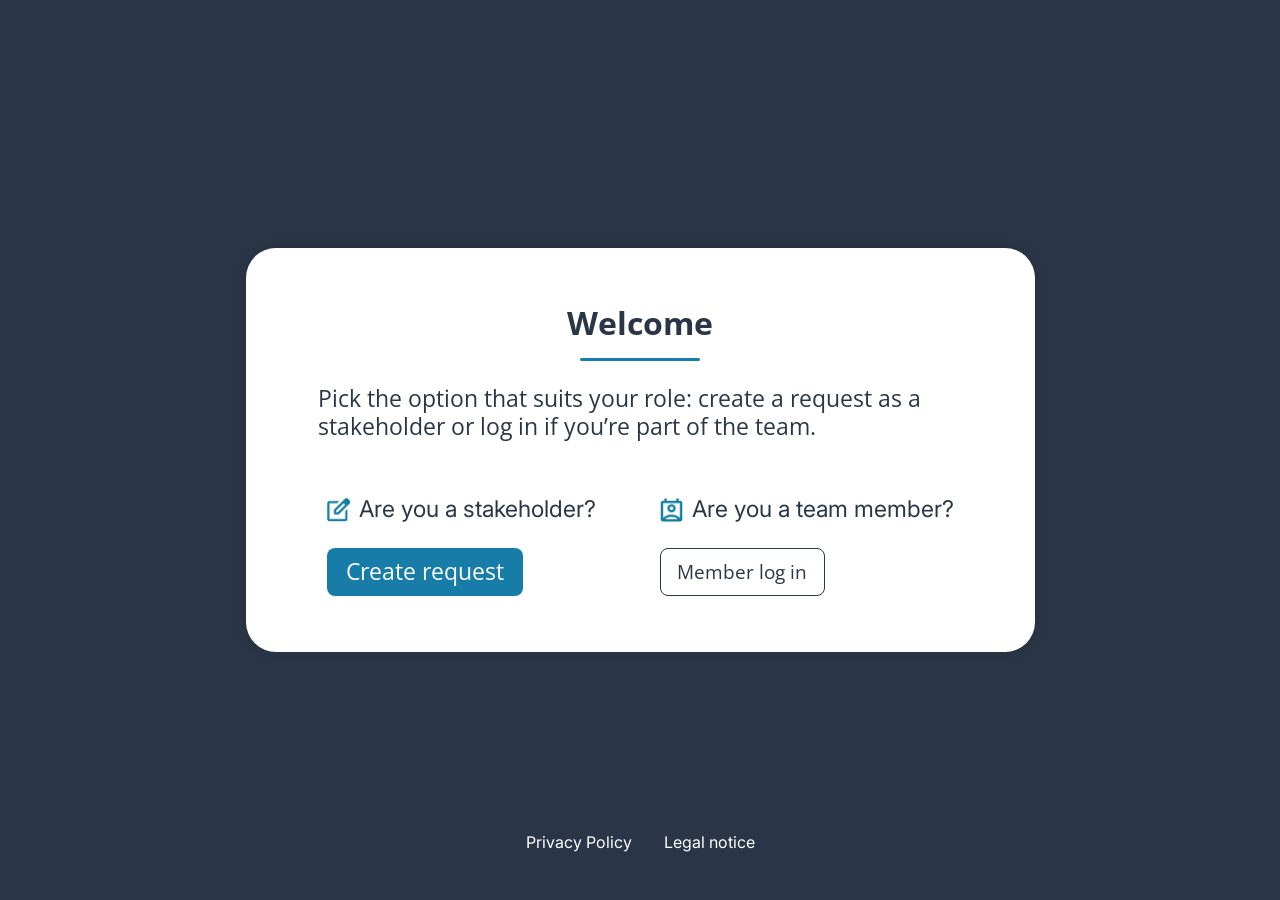
<file: index.html>
<!DOCTYPE html>
<html lang="en">
  <head>
    <meta charset="UTF-8" />
    <meta name="viewport" content="width=device-width, initial-scale=1.0" />
    <title>Join | Welcome</title>
    <link rel="icon" href="./assets/img/favicon.png" />
    <link rel="stylesheet" href="style/style.css" />
    <link rel="stylesheet" href="style/welcome.css" />
  </head>
  <body class="welcome-page">
    <img class="welcome-logo" src="assets/img/logo-white.svg" alt="Join" width="64" height="78" />

    <main class="welcome-main" aria-labelledby="welcome-heading">
      <div class="welcome-signup">
        <span>Not a Join user?</span>
        <a href="sign_up.html">Sign up</a>
      </div>

      <section class="welcome-dialog">
        <div class="welcome-content">
          <div class="welcome-heading-group">
            <h1 id="welcome-heading">Welcome</h1>
            <div class="welcome-accent" aria-hidden="true"></div>
          </div>

          <p class="welcome-intro welcome-intro-desktop">
            Pick the option that suits your role: create a request as a stakeholder or log in if you’re part of the team.
          </p>
          <p class="welcome-intro welcome-intro-mobile">
            Pick the option that suits your role:<br />
            create a request as a stakeholder or log in if you’re part of the team.
          </p>

          <div class="welcome-options" aria-label="Choose your Join role">
            <div class="welcome-option">
              <div class="welcome-role-label">
                <picture>
                  <source media="(max-width: 720px)" srcset="assets/icons/welcome-stakeholder.svg" />
                  <img src="assets/img/add-task.png" alt="" aria-hidden="true" />
                </picture>
                <span>Are you a stakeholder?</span>
              </div>
              <a class="welcome-primary-button" href="stakeholder.html">Create request</a>
            </div>

            <div class="welcome-option">
              <div class="welcome-role-label">
                <picture>
                  <source media="(max-width: 720px)" srcset="assets/icons/welcome-team.svg" />
                  <img src="assets/img/contacts.png" alt="" aria-hidden="true" />
                </picture>
                <span>Are you a team member?</span>
              </div>
              <a class="welcome-secondary-button" href="login.html">Member log in</a>
            </div>
          </div>
        </div>
      </section>
    </main>

    <footer class="welcome-footer">
      <a href="privacy_policy.html">Privacy Policy</a>
      <a href="legal_notice.html">Legal notice</a>
    </footer>
  </body>
</html>
</file>
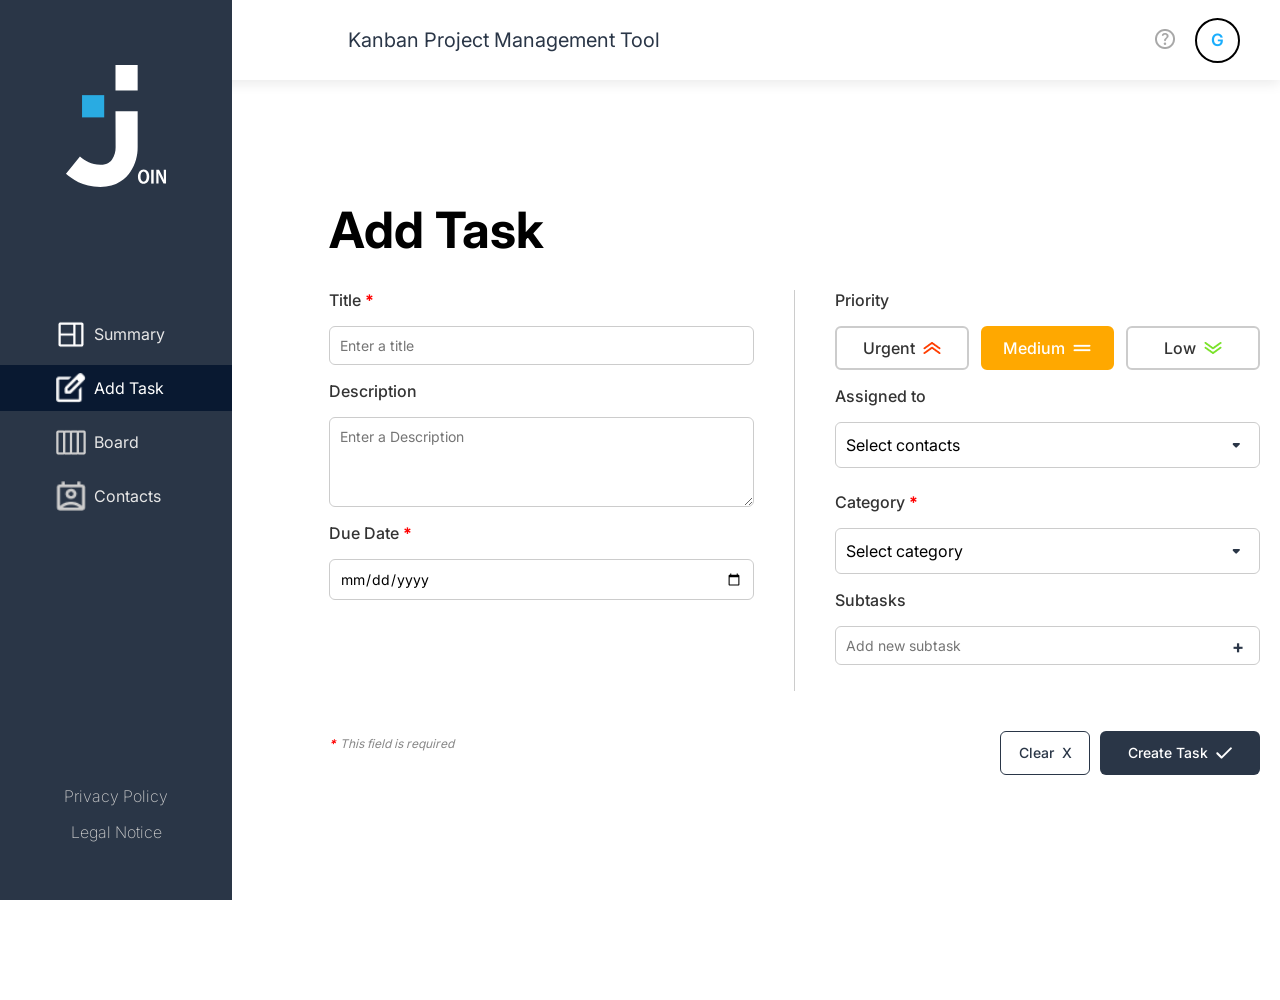
<file: add_task.html>
<!DOCTYPE html>
<html lang="en">

<head>
    <meta charset="UTF-8">
    <meta name="viewport" content="width=device-width, initial-scale=1.0">
    <title>Join | Add Task </title>
    <link rel="icon" href="./assets/img/favicon.png">
    <link rel="stylesheet" href="style/style.css">
    <link rel="stylesheet" href="style/add_task.css">
    <link rel="stylesheet" href="style/add_task_responsive.css">
    <link rel="stylesheet" href="style/nav_mobile.css">
    <link rel="stylesheet" href="style/user_icon_menu.css">
</head>

<body onload="setUserInitials();">

    <header>
        <div class="hl_logo_section">
            <h1>Kanban Project Management Tool</h1>
            <img class="header_logo" src="./assets/img/loginLogo.svg" alt="logo">
        </div>
        <div class="dropdown_container">
            <div class="icon_header_section">
                <button onclick="location.href='help.html'" class="help-button">
                    <img src="./assets/img/help.png" alt="help">
                </button>
                <div class="contact_icon" onclick="toggleMenu()">
                    <div class="contact_icon_initials" id="first_icon_initials"></div>
                    <div class="contact_icon_initials" id="last_icon_initials"></div>
                </div>
            </div>
            <div class="dropdown_menu" id="dropdown_menu">
                <a class="dropdown_link" href="./privacy_policy.html">Privacy Policy</a>
                <a class="dropdown_link" href="./legal_notice.html">Legal Notes</a>
                <div class="dropdown_link" onclick="logOut()">Log out</div>
                <a class="dropdown_link help_link" href="help.html">Help</a>
            </div>
        </div>
    </header>

    <nav class="sidebar">
        <img class="logonav" src="./assets/img/logo-white.svg" alt="logo">
        <div class="menu">
            <button onclick="location.href='summary.html'" class="menu-button">
                <img src="./assets/img/summary.png" alt="Summary">
                <span>Summary</span>
            </button>
            <button onclick="location.href='add_task.html'" class="menu-button active">
                <img src="./assets/img/add-task.png" alt="Add Task">
                <span>Add Task</span>
            </button>
            <button onclick="location.href='board.html'" class="menu-button">
                <img src="./assets/img/board.png" alt="Board">
                <span>Board</span>
            </button>
            <button onclick="location.href='contacts.html'" class="menu-button">
                <img src="./assets/img/contacts.png" alt="Contacts">
                <span>Contacts</span>
            </button>
        </div>

        <div class="legal-policy">
            <div class="legal-policy-background">
                <button onclick="location.href='privacy_policy.html'" class="legal-policy-button">Privacy Policy</button>
            </div>
            <div class="legal-policy-background">
                <button onclick="location.href='legal_notice.html'" class="legal-policy-button">Legal Notice</button>
            </div>
        </div>
    </nav>

    <div class="add-task-container">
        <h2>Add Task</h2>
        <form id="taskForm" class="form-grid-add">

            <div class="form-left">
                <label for="title">Title <span class="required-marker">*</span></label>
                <input type="text" id="title" name="title" placeholder="Enter a title" required>
                <div class="field-error-message" id="error-title">This field is required</div>

                <label for="description">Description</label>
                <textarea id="description" name="description" rows="4" placeholder="Enter a Description"></textarea>

                <label for="due-date">Due Date <span class="required-marker">*</span></label>
                <input type="date" id="due-date" name="due-date" required>
                <div class="field-error-message" id="error-due-date">This field is required</div>
            </div>

            <div class="form-divider"></div>

            <div class="form-right">
                <label>Priority</label>
                <div class="priority-options">
                    <input type="radio" id="priority-urgent" name="priority" value="urgent">
                    <label for="priority-urgent" class="priority-button urgent">
                        Urgent <img src="./assets/icons/priority/priority_urgent.png" alt="Urgent icon">
                    </label>

                    <input type="radio" id="priority-medium" name="priority" value="medium" checked>
                    <label for="priority-medium" class="priority-button medium">
                        Medium <img src="./assets/icons/priority/priority_medium.png" alt="Medium icon">
                    </label>

                    <input type="radio" id="priority-low" name="priority" value="low">
                    <label for="priority-low" class="priority-button low">
                        Low <img src="./assets/icons/priority/priority_low.png" alt="Low icon">
                    </label>
                </div>

                <label>Assigned to</label>
                <div class="custom-multiselect">
                    <div class="multiselect-header" onclick="toggleAssigneeDropdown()">
                        <span id="selected-assignees-placeholder">Select contacts</span>
                        <img src="assets/icons/arrow_drop_downaa.png" class="dropdown-icon">
                    </div>
                    <div class="multiselect-dropdown d-none" id="assignee-dropdown">

                    </div>
                    <div class="selected-assignee-avatars" id="selected-assignee-avatars"></div>
                </div>

                </select>

                <label>Category <span class="required-marker">*</span></label>
                <div class="custom-category-select">
                    <div class="category-select-header" onclick="toggleCategoryDropdown()">
                        <span id="selected-category-placeholder">Select category</span>
                        <img src="assets/icons/arrow_drop_downaa.png" class="dropdown-icon">
                    </div>
                    <div class="category-dropdown d-none" id="category-dropdown">
                        <div class="category-option" onclick="selectCategory('technical-task')">Technical Task</div>
                        <div class="category-option" onclick="selectCategory('user-story')">User Story</div>
                    </div>
                </div>
                <input type="hidden" id="category" name="category" required>
                <div class="field-error-message" id="error-category">This field is required</div>

                <label for="subtask">Subtasks</label>
                <div class="subtask-input-container">
                    <input type="text" id="subtask" placeholder="Add new subtask" onkeydown="handleSubtaskKey(event)">
                    <button type="button" onclick="addSubtask()" class="subtask-add-btn">+</button>
                </div>
                <ul id="subtask-list"></ul>
            </div>
        </form>

        <div class="form-footer">
            <div class="form-hint">
                <span class="required-marker">*</span>This field is required
            </div>
            <div class="task-buttons">
                <button type="reset" class="clear-btn">
                    Clear <span class="x-icon">X</span>
                </button>
                <button type="submit" class="create-btn">
                    Create Task
                    <img src="./assets/icons/check.png" alt="Create Icon">
                </button>
            </div>
        </div>
    </div>

    <ul class="nav-links">
        <li class="link-button hide-before-log-in">
            <a onclick="toHrefFocus('summary.html', this); return false;" href="summary.html">
                <div class="img-box">
                    <img class="boaimg" src="assets/img/summary.png" alt="Summary Icon">
                </div>
                <span>Summary</span>
            </a>
        </li>
        <li class="link-button active hide-before-log-in">
            <a onclick="toHrefFocus('add_task.html',this); return false;" href="add_task.html">
                <div class="img-box">
                    <img class="boaimg" src="assets/img/add-task.png" alt="Task Icon">
                </div>
                <span>Add Task</span>
            </a>
        </li>
        <li class="link-button hide-before-log-in">
            <a onclick="toHrefFocus('board.html', this); return false;" href="board.html">
                <div class="img-box">
                    <img class="boaimg" src="assets/img/board.png" alt="Board Icon">
                </div>
                <span>Board</span>
            </a>
        </li>
        <li class="link-button hide-before-log-in">
            <a onclick="toHrefFocus('contacts.html', this); return false;" href="contacts.html">
                <div class="img-box">
                    <img class="boaimg" src="assets/img/contacts.png" alt="Contacts Icon">
                </div>
                <span>Contacts</span>
            </a>
        </li>
    </ul>

    <div id="toast-container"></div>
    
</body>

<script src="./script/firebase_auth.js?v=20261025-session3"></script>
<script src="./script/script.js?v=20261025-session3"></script>
<script src="./script/add_task_data.js?v=20261026-contacts1"></script>
<script src="./script/add_task_form.js"></script>
</html>
</file>
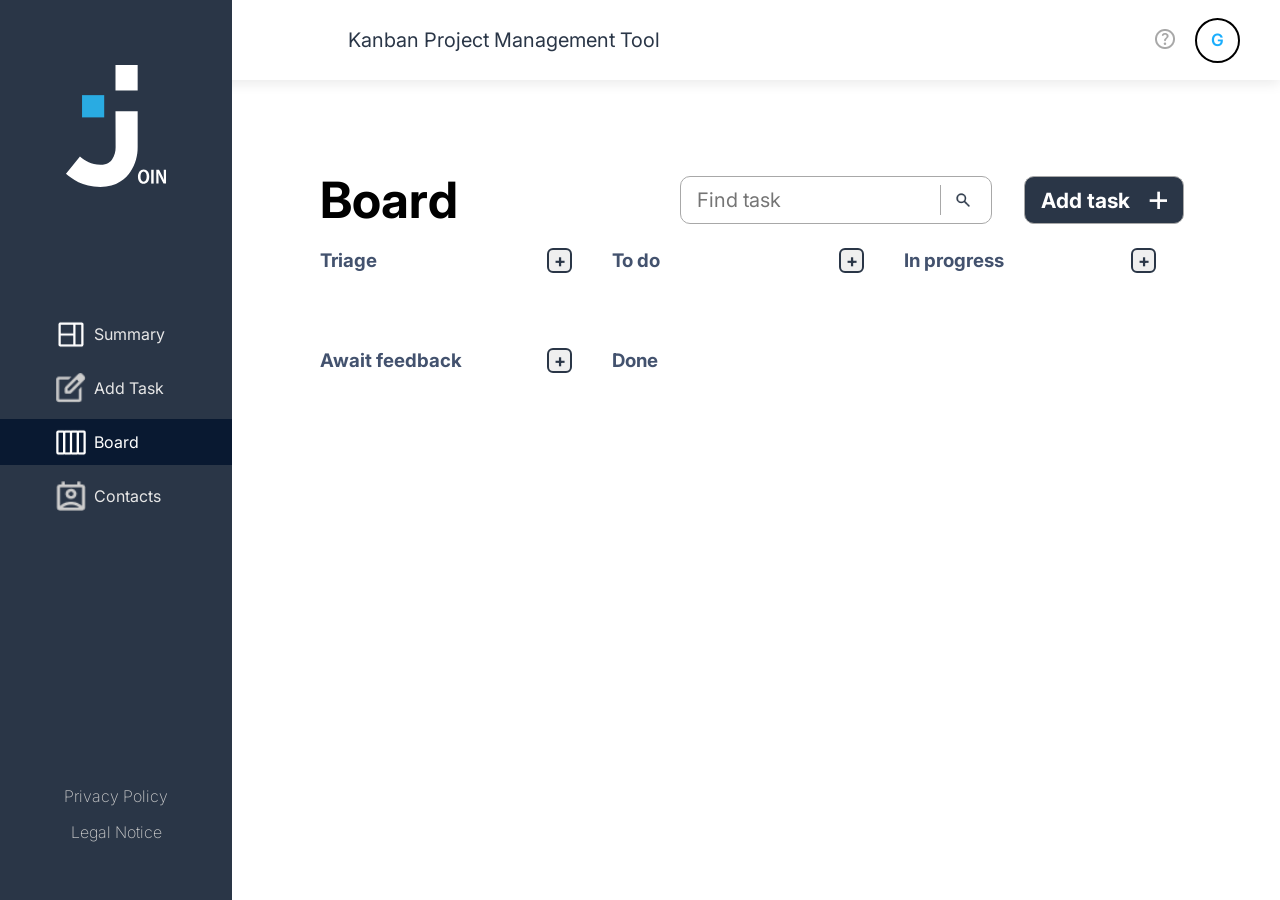
<file: board.html>
<!DOCTYPE html>
<html lang="en">
  <head>
    <meta charset="UTF-8" />
    <meta name="viewport" content="width=device-width, initial-scale=1.0" />
    <title>Join | Board</title>
    <link rel="icon" href="./assets/img/favicon.png"/>
    <link rel="stylesheet" href="style/style.css"/>
    <link rel="stylesheet" href="style/board.css"/>
    <link rel="stylesheet" href="style/board_taskcard_ai.css"/>
    <link rel="stylesheet" href="style/board_responsive.css"/>
    <link rel="stylesheet" href="style/board_taskoverlay.css"/>
    <link rel="stylesheet" href="style/board_creator_email.css"/>
    <link rel="stylesheet" href="style/board_taskoverlay_tablet.css"/>
    <link rel="stylesheet" href="style/nav_mobile.css"/>
    <link rel="stylesheet" href="style/add_task.css"/>
    <link rel="stylesheet" href="style/add_task_board_responsive.css">
    <link rel="stylesheet" href="style/user_icon_menu.css"/>
    <link rel="stylesheet" href="style/board_taskoverlay_mobile.css"/>
    <link rel="stylesheet" href="style/board_actions.css?v=20261101-guest-delete1"/>
  </head>
  <body onload="init(); setUserInitials();">
    <header>
      <div class="hl_logo_section">
        <h1>Kanban Project Management Tool</h1>
        <img class="header_logo" src="./assets/img/loginLogo.svg" alt="logo"/>
      </div>
      <div class="dropdown_container">
        <div class="icon_header_section">
          <button onclick="location.href='help.html'" class="help-button">
            <img src="./assets/img/help.png" alt="help" />
          </button>
          <div class="contact_icon" onclick="toggleMenu()">
            <div class="contact_icon_initials" id="first_icon_initials"></div>
            <div class="contact_icon_initials" id="last_icon_initials"></div>
          </div>
        </div>
        <div class="dropdown_menu" id="dropdown_menu">
          <a class="dropdown_link" href="./privacy_policy.html"
            >Privacy Policy</a
          >
          <a class="dropdown_link" href="./legal_notice.html">Legal Notes</a>
          <div class="dropdown_link" onclick="logOut()">Log out</div>
          <a class="dropdown_link help_link" href="help.html">Help</a>
        </div>
      </div>
    </header>

    <nav class="sidebar">
      <img class="logonav" src="./assets/img/logo-white.svg" alt="logo" />
      <div class="menu">
        <button onclick="location.href='summary.html'" class="menu-button">
          <img src="./assets/img/summary.png" alt="Summary" />
          <span>Summary</span>
        </button>
        <button onclick="location.href='add_task.html'" class="menu-button">
          <img src="./assets/img/add-task.png" alt="Add Task" />
          <span>Add Task</span>
        </button>
        <button onclick="location.href='board.html'" class="menu-button active">
          <img src="./assets/img/board.png" alt="Board" />
          <span>Board</span>
        </button>
        <button onclick="location.href='contacts.html'" class="menu-button">
          <img src="./assets/img/contacts.png" alt="Contacts" />
          <span>Contacts</span>
        </button>
      </div>

      <div class="legal-policy">
        <div class="legal-policy-background">
          <button
            onclick="location.href='privacy_policy.html'"
            class="legal-policy-button"
          >
            Privacy Policy
          </button>
        </div>
        <div class="legal-policy-background">
          <button
            onclick="location.href='legal_notice.html'"
            class="legal-policy-button"
          >
            Legal Notice
          </button>
        </div>
      </div>
    </nav>

    <div class="board_container">
      <div class="headline_container">
         <p class="headline">Board</p>

        <div class="Board_headline_responsive">
          <div>
            <p class="headline_responsive">Board</p>
          </div>
          <div>
            <button onclick="addNewTask()" id="add_task_headline_responsive" class="add_task_headline_responsive hover ">
            <img class="add_icon_responsive hover" src="./assets/icons/add.png" />
            </button>
          </div>
        </div>

        <div class="search_task_container">
          <div class="search_container">
            <input type="text" id="search-task" name="search-task" placeholder="Find task" class="search_input"/>
            <div class="search_separator"></div>
            <img src="./assets/icons/search.png" class="search_icon hover" />
          </div>
          <button onclick="addNewTask()" class="add_task_headline hover" id="add_task_headline">
            Add task
            <img class="add_icon hover" src="./assets/icons/add.png" />
          </button>

  
        </div>
      </div>
    

      <p id="board_action_status" class="task-action-status d-none" role="alert" aria-atomic="true"></p>
      <div class="kanban_container">
        <div class="kanban_section" data-status="triage" ondrop="moveTo('triage')" ondragover="allowDrop(event)" ondragleave="hideDropPlaceholder(event)">
          <div class="section_header">
            <h3>Triage</h3>
            <button onclick="addNewTask()" class="add_task_btn hover">+</button>
          </div>
          <div id="triageContainer">
          </div>
          <div class="drop-placeholder"></div>
        </div>
        <div class="kanban_section" data-status="toDo" ondrop="moveTo('toDo')" ondragover="allowDrop(event)" ondragleave="hideDropPlaceholder(event)">
          <div class="section_header">
            <h3>To do</h3>
            <button onclick="addNewTask()" class="add_task_btn hover">+</button>
          </div>
          <div id="toDoContainer">
           
          </div>
          <div class="drop-placeholder"></div>
        </div>
        <div class="kanban_section" data-status="inProgress" ondrop="moveTo('inProgress')" ondragover="allowDrop(event)" ondragleave="hideDropPlaceholder(event)">
          <div class="section_header">
            <h3>In progress</h3>
            <button onclick="addNewTask()" class="add_task_btn hover">+</button>
          </div>

          <div id="inProgressContainer">
          </div>
          <div class="drop-placeholder"></div>
        </div>
        <div class="kanban_section" data-status="awaitFeedback" ondrop="moveTo('awaitFeedback')" ondragover="allowDrop(event)" ondragleave="hideDropPlaceholder(event)"> 
          <div class="section_header">
            <h3>Await feedback</h3>
            <button onclick="addNewTask()" class="add_task_btn hover">+</button>
          </div>

          <div id="awaitFeedbackContainer">
          </div>
          <div class="drop-placeholder"></div>
        </div>
        <div class="kanban_section" data-status="done" ondrop="moveTo('done')" ondragover="allowDrop(event)" ondragleave="hideDropPlaceholder(event)">
          <div class="section_header">
            <h3>Done</h3>
          </div>

          <div id="doneContainer">
          </div>
          <div class="drop-placeholder"></div>
        </div>
      </div>
    </div>

    <div id="overlay" class="overlay d-none"></div>

    <ul class="nav-links">
      <li class="link-button hide-before-log-in">
        <a
          onclick="toHrefFocus('summary.html', this); return false;"
          href="summary.html"
        >
          <div class="img-box">
            <img
              class="boaimg"
              src="assets/img/summary.png"
              alt="Summary Icon"
            />
          </div>
          <span>Summary</span>
        </a>
      </li>
      <li class="link-button hide-before-log-in">
        <a
          onclick="toHrefFocus('add_task.html',this); return false;"
          href="add_task.html"
        >
          <div class="img-box">
            <img class="boaimg" src="assets/img/add-task.png" alt="Task Icon" />
          </div>
          <span>Add Task</span>
        </a>
      </li>
      <li class="link-button active hide-before-log-in">
        <a
          onclick="toHrefFocus('board.html', this); return false;"
          href="board.html"
        >
          <div class="img-box">
            <img class="boaimg" src="assets/img/board.png" alt="Board Icon" />
          </div>
          <span>Board</span>
        </a>
      </li>
      <li class="link-button hide-before-log-in">
        <a
          onclick="toHrefFocus('contacts.html', this); return false;"
          href="contacts.html"
        >
          <div class="img-box">
            <img
              class="boaimg"
              src="assets/img/contacts.png"
              alt="Contacts Icon"
            />
          </div>
          <span>Contacts</span>
        </a>
      </li>
    </ul>

    <div id="confirm-modal" class="d-none">
      <div class="modal-backdrop"></div>
      <div class="modal-content">
        <p id="confirm-message">Are you sure?</p>
        <div class="modal-buttons">
          <button id="confirm-yes" class="confirm-btn">Yes</button>
          <button id="confirm-no" class="cancel-btn">No</button>
        </div>
      </div>
    </div>
  </body>
  <script src="./script/firebase_auth.js?v=20261025-session3"></script>
  <script src="./script/script.js?v=20261025-session3"></script>
  <script src="./script/add_task_data.js?v=20261026-contacts1"></script>
  <script src="./script/add_task_form.js"></script>
  <script src="./script/board.js?v=20261031-delete1"></script>
  <script src="./script/board_actions.js?v=20261101-guest-delete1"></script>
  <script src="./script/board_creator_templates.js"></script>
  <script src="./script/board_templates.js?v=20261101-guest-delete1"></script>
  <script src="./script/board_overlay.js"></script>
  <script src="./script/board_creator_email.js"></script>
  <script src="./script/board_drag&drop.js?v=20260916-2"></script>
</html>
</file>
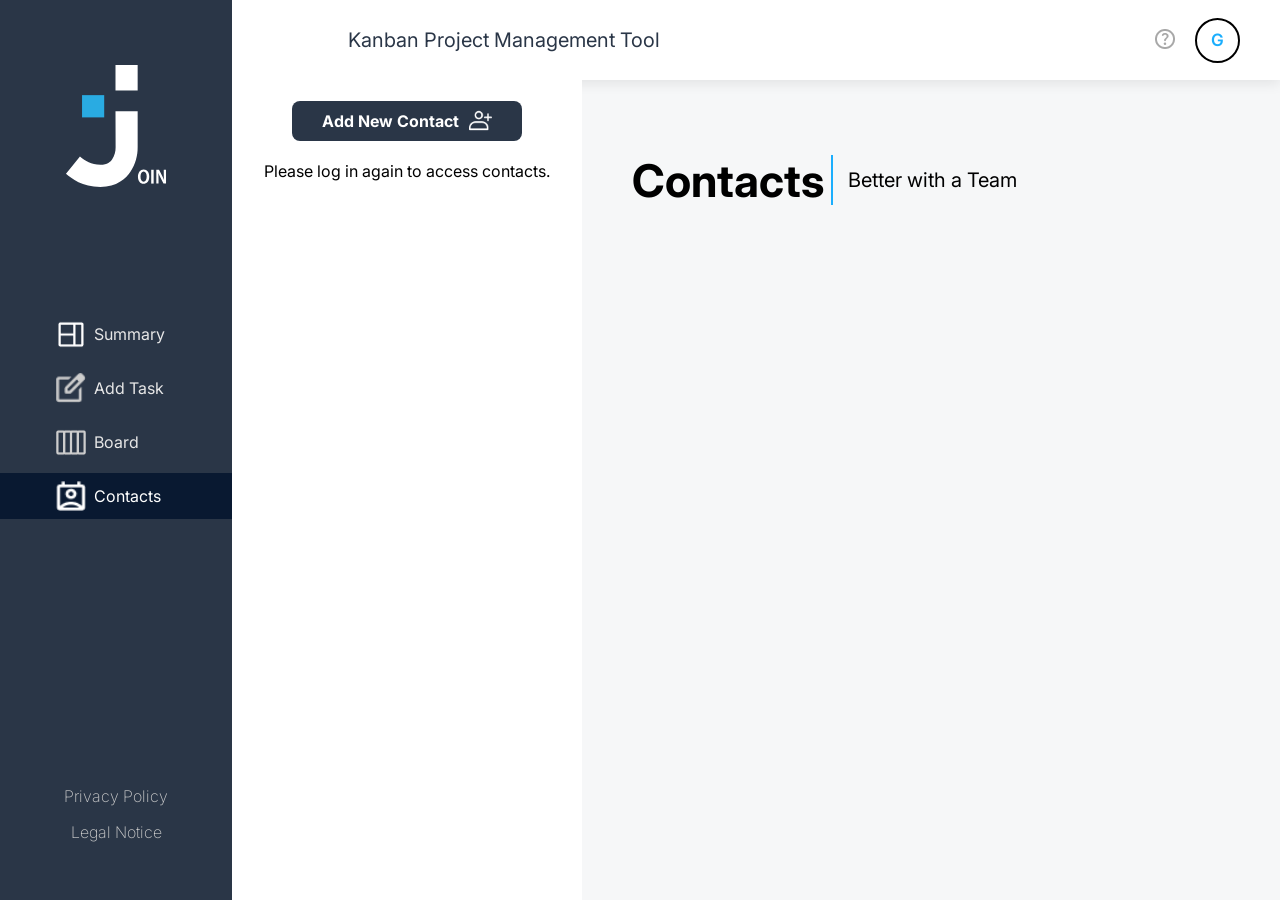
<file: contacts.html>
<!DOCTYPE html>
<html lang="en">
  <head>
    <meta charset="UTF-8" />
    <meta name="viewport" content="width=device-width, initial-scale=1.0" />
    <title>Join | Contacts</title>
    <link rel="icon" href="./assets/img/favicon.png" />
    <link rel="stylesheet" href="style/style.css" />
    <link rel="stylesheet" href="style/contacts.css" />
    <link rel="stylesheet" href="style/user_icon_menu.css" />
    <link rel="stylesheet" href="style/nav_mobile.css" />
    <link rel="stylesheet" href="style/contact_mobile.css" />
    <link rel="stylesheet" href="style/responsive_contacts.css" />
    <link rel="stylesheet" href="style/add_new_contact.css" />

 
    <script src="./script/contacts_dialog.js"></script>
    <script src="./script/contact_render.js"></script>
    <script src="./script/firebase_auth.js?v=20261025-session3"></script>
    <script src="./script/contacts_data.js?v=20261026-contacts1"></script>
    <script src="./script/contacts.js?v=20261026-contacts1"></script>
    <script src="script/contact_tamplate.js"></script>
    <script src="./script/validate_contact.js"></script>
    <script src="./script/script.js?v=20261025-session3"></script>
    <script src="./script/scripts.js?v=20261025-session3"></script>
  </head>

  <body onload="getContacts(); setUserInitials();" id="body">
    <header>
      <div class="hl_logo_section">
        <h1>Kanban Project Management Tool</h1>
        <img class="header_logo" src="./assets/img/loginLogo.svg" alt="logo" />
      </div>
      <div class="dropdown_container" id="dropdown_container">
        <div class="icon_header_section">
          <button onclick="location.href='help.html'" class="help-button">
            <img src="./assets/img/help.png" alt="help" />
          </button>
          <div class="contact_icon" id="contact_icon" onclick="toggleMenu()">
            <div class="contact_icon_initials" id="first_icon_initials"></div>
            <div class="contact_icon_initials" id="last_icon_initials"></div>
          </div>
        </div>
        <div class="dropdown_menu" id="dropdown_menu">
          <a class="dropdown_link" href="./privacy_policy.html"
            >Privacy Policy</a
          >
          <a class="dropdown_link" href="./legal_notice.html">Legal Notes</a>
          <div class="dropdown_link" onclick="logOut()">Log out</div>
          <a class="dropdown_link help_link" href="help.html">Help</a>
        </div>
      </div>
    </header>

    <nav class="sidebar">
      <img class="logonav" src="./assets/img/logo-white.svg" alt="logo" />
      <div class="menu">
        <button onclick="location.href='summary.html'" class="menu-button">
          <img src="./assets/img/summary.png" alt="Summary" />
          <span>Summary</span>
        </button>
        <button onclick="location.href='add_task.html'" class="menu-button">
          <img src="./assets/img/add-task.png" alt="Add Task" />
          <span>Add Task</span>
        </button>
        <button onclick="location.href='board.html'" class="menu-button">
          <img src="./assets/img/board.png" alt="Board" />
          <span>Board</span>
        </button>
        <button
          onclick="location.href='contacts.html'"
          class="menu-button active"
        >
          <img src="./assets/img/contacts.png" alt="Contacts" />
          <span>Contacts</span>
        </button>
      </div>

      <div class="legal-policy">
        <div class="legal-policy-background">
          <button
            onclick="location.href='privacy_policy.html'"
            class="legal-policy-button"
          >
            Privacy Policy
          </button>
        </div>
        <div class="legal-policy-background">
          <button
            onclick="location.href='legal_notice.html'"
            class="legal-policy-button"
          >
            Legal Notice
          </button>
        </div>
      </div>
    </nav>

    <div class="contacts_main_content">
      
      <div id="add_new_contact_mobile_ov_container"></div>
    
      <div class="contactslist_container" id="contactslist_container">

        <div id="add_new_contact_ov_section" class="add_new_contact_ov"></div>
        <div id="tablate_view_card_container" class="tablate_view_card_container"></div>

        <div class="add_new_contact_section" id="add_new_contact_section">
          <button
            class="add_new_contact_button"
            id="add_new_contact_button"
            onclick="openContactDialog(-1)"
          >
            <span class="add_contact_text">Add New Contact</span>
            <img
              src="./assets/icons/contact/addcontact.png"
              class="add_contact_icon"
            />
          </button>
        </div>

        <div class="contacts_list" id="contacts_list">
          <div class="contacts_section">
            <div class="contact_card_section" id="contact_card_section"></div>
          </div>
        </div>

        <div
          class="add_new_contact_Mobile_section"
          id="add_new_contact_Mobile_section"
        >
          <div
            id="add_new_contact_Mobile_btn"
            class="add_new_contact_Mobile_btn"
            onclick="openContactDialogMobile(-1)"
          >
            <img
              class="add_new_contact_mobile_icon"
              src="./assets/icons/contact/addcontact.png"
              alt="icon"
            />
          </div>
        </div>
      </div>

      <div class="contacts_view_container">
        <div class="contact_view_header">
          <div class="contact_view_header_section">
            <div class="contacts_view_hl_section">
              <span class="contacts_view_hl">Contacts</span>
            </div>
            <div class="contacts_view_seperator"></div>
            <div class="contacts_view_sloagen_section">
              <span class="contacts_view_sloagen">Better with a Team</span>
            </div>
          </div>
        </div>
        <div class="contact_view_card" id="contactViewCard"></div>
      </div>
    </div>

    <ul class="nav-links">
      <li class="link-button hide-before-log-in">
        <a
          onclick="toHrefFocus('summary.html', this); return false;"
          href="summary.html"
        >
          <div class="img-box">
            <img
              class="boaimg"
              src="assets/img/summary.png"
              alt="Summary Icon"
            />
          </div>
          <span>Summary</span>
        </a>
      </li>
      <li class="link-button hide-before-log-in">
        <a
          onclick="toHrefFocus('add_task.html',this); return false;"
          href="add_task.html"
        >
          <div class="img-box">
            <img class="boaimg" src="assets/img/add-task.png" alt="Task Icon" />
          </div>
          <span>Add Task</span>
        </a>
      </li>
      <li class="link-button hide-before-log-in">
        <a
          onclick="toHrefFocus('board.html', this); return false;"
          href="board.html"
        >
          <div class="img-box">
            <img class="boaimg" src="assets/img/board.png" alt="Board Icon" />
          </div>
          <span>Board</span>
        </a>
      </li>
      <li class="link-button active hide-before-log-in">
        <a
          onclick="toHrefFocus('contacts.html', this); return false;"
          href="contacts.html"
        >
          <div class="img-box">
            <img
              class="boaimg"
              src="assets/img/contacts.png"
              alt="Contacts Icon"
            />
          </div>
          <span>Contacts</span>
        </a>
      </li>
    </ul>

    <div id="deleteConfirmOverlay" class="delete-overlay hidden">
      <div class="delete-dialog">
        <p>Are you sure you want to delete this contact?</p>
        <div class="delete-dialog-buttons">
          <button class="cancel" onclick="closeDeleteConfirm()">Cancel</button>
          <button class="danger" onclick="confirmDeleteContact()">Delete</button>
        </div>
      </div>
    </div>
  </body>
</html>
</file>
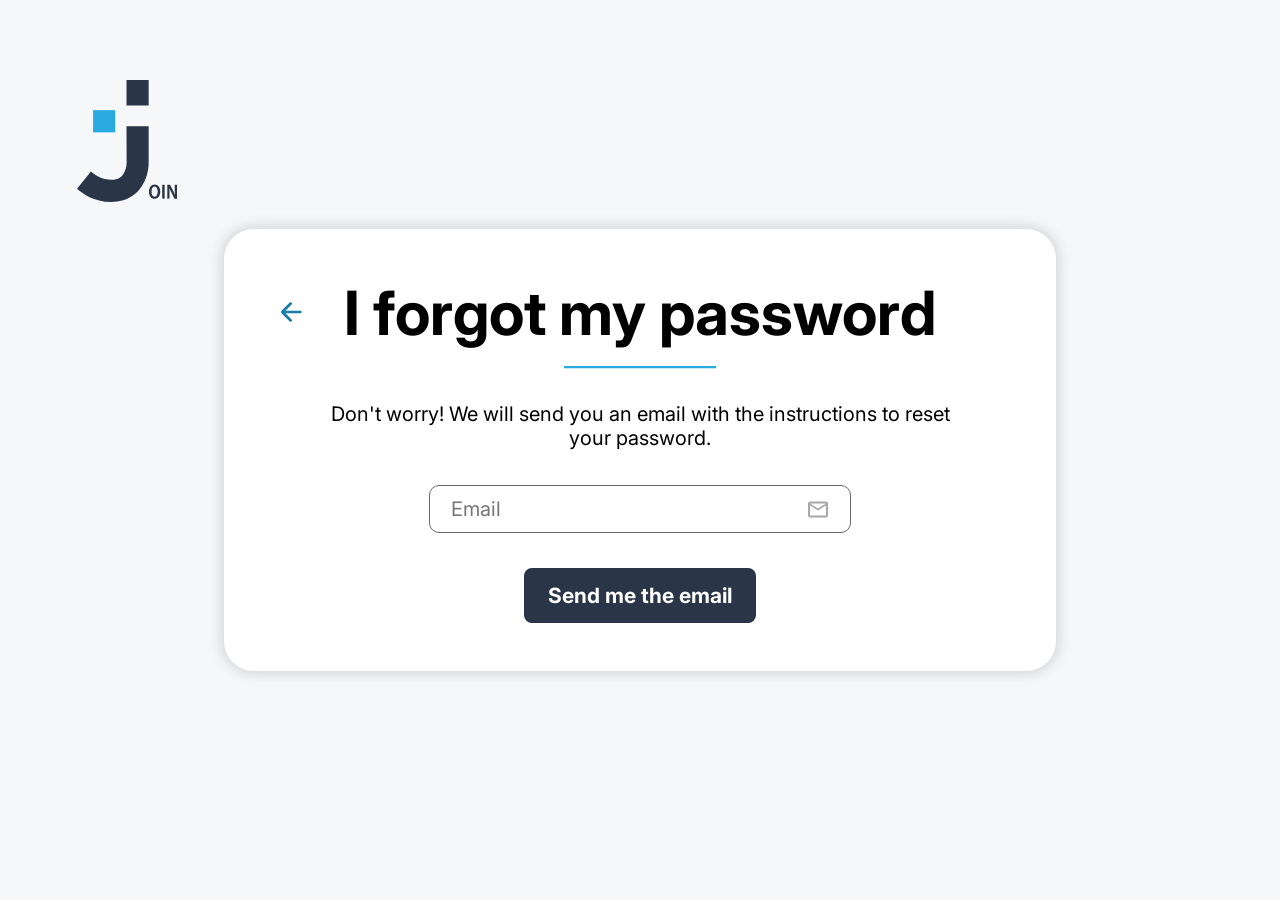
<file: forgot_password.html>
<!DOCTYPE html>
<html lang="en">
  <head>
    <meta charset="UTF-8" />
    <meta name="viewport" content="width=device-width, initial-scale=1.0" />
    <title>Join | Forgot Password</title>
    <link rel="icon" href="assets/img/favicon.png" />
    <link rel="stylesheet" href="style/style.css" />
    <link rel="stylesheet" href="style/login.css" />
    <link rel="stylesheet" href="style/auth_status.css" />
    <link rel="stylesheet" href="style/password_reset.css?v=20261031-reset1" />
  </head>
  <body class="password-reset-page">
    <a class="password-reset-logo" href="index.html" aria-label="JOIN home">
      <picture>
        <source media="(max-width: 720px)" srcset="assets/img/password-reset/logo-mobile.svg" />
        <img src="assets/img/password-reset/logo-desktop.svg" alt="JOIN" />
      </picture>
    </a>
    <main class="password-reset-main">
      <section class="password-reset-card" aria-labelledby="password_reset_heading">
        <a class="password-reset-back" href="login.html" aria-label="Back to log in">
          <picture>
            <source media="(max-width: 720px)" srcset="assets/icons/password-reset/arrow-mobile.svg" />
            <img src="assets/icons/password-reset/arrow-desktop.svg" alt="" />
          </picture>
        </a>
        <div class="password-reset-heading">
          <h1 id="password_reset_heading">I forgot my password</h1>
          <picture class="password-reset-accent" aria-hidden="true">
            <source media="(max-width: 720px)" srcset="assets/icons/password-reset/accent-mobile.svg" />
            <img src="assets/icons/password-reset/accent-desktop.svg" alt="" />
          </picture>
        </div>
        <p class="password-reset-help" id="password_reset_help">
          Don't worry! We will send you an email with the instructions to reset your password.
        </p>
        <form class="password-reset-form" id="password_reset_form"
          onsubmit="handlePasswordReset(event); return false;" novalidate>
          <label class="input-base-container password-reset-email" for="password_reset_email">
            <span class="password-reset-label">Email address</span>
            <input class="input-base" id="password_reset_email" type="email" name="email"
              autocomplete="email" placeholder="Email" required
              aria-describedby="password_reset_help password_reset_status"
              oninput="clearPasswordResetFeedback()" />
            <span class="input-base-icon" aria-hidden="true">
              <img src="assets/icons/password-reset/mail.svg" alt="" />
            </span>
          </label>
          <button class="button-log-in password-reset-submit" id="password_reset_button" type="submit">
            Send me the email
          </button>
          <p class="auth-status d-none" id="password_reset_status" role="status" aria-live="polite" aria-atomic="true"></p>
        </form>
      </section>
    </main>
    <script src="script/firebase_auth.js?v=20261025-session3"></script>
    <script src="script/password_reset.js?v=20261031-reset1"></script>
  </body>
</html>
</file>
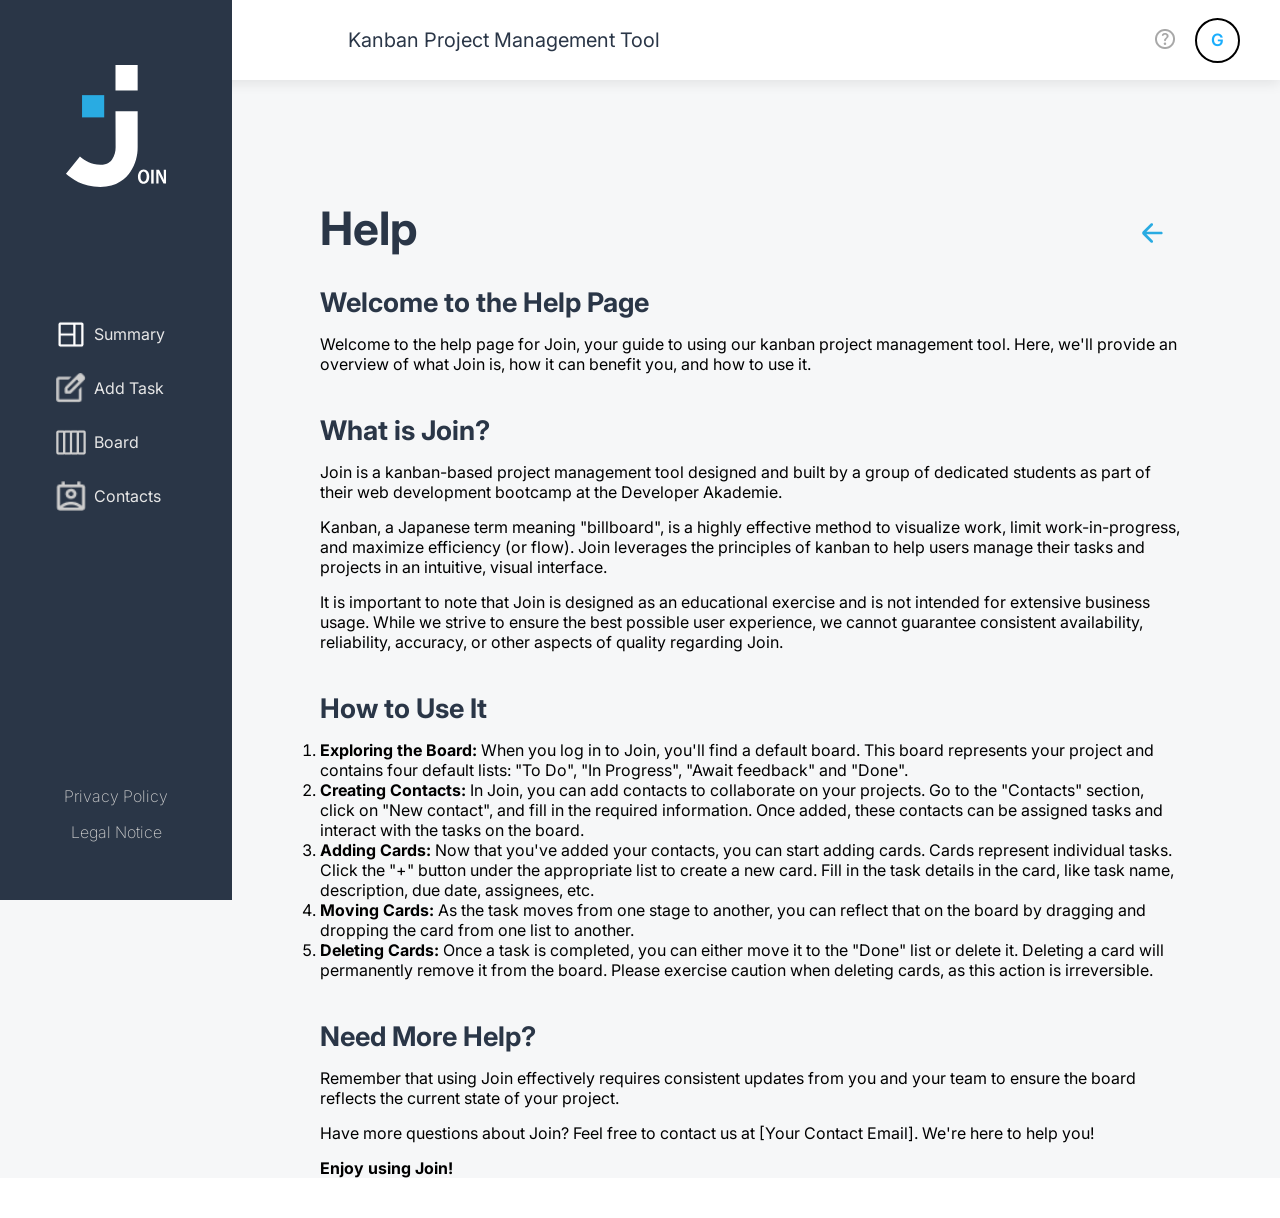
<file: help.html>
<!DOCTYPE html>
<html lang="en">
  <head>
    <meta charset="UTF-8" />
    <meta name="viewport" content="width=device-width, initial-scale=1.0" />
    <title>Join | Help</title>
    <link rel="icon" href="./assets/img/favicon.png" />
    <link rel="stylesheet" href="style/style.css" />
    <link rel="stylesheet" href="style/text.css" />
    <link rel="stylesheet" href="style/user_icon_menu.css" />
    <link rel="stylesheet" href="style/nav_mobile.css" />

    <script src="./script/firebase_auth.js?v=20261025-session3"></script>
    <script src="./script/script.js?v=20261025-session3"></script>
    <script src="./script/scripts.js?v=20261025-session3"></script>
  </head>

  <body onload="setUserInitials();">
    <header>
      <div class="hl_logo_section">
        <h1>Kanban Project Management Tool</h1>
        <img class="header_logo" src="./assets/img/loginLogo.svg" alt="logo" />
      </div>
      <div class="dropdown_container" id="dropdown_container">
        <div class="icon_header_section">
          <button onclick="location.href='help.html'" class="help-button">
            <img src="./assets/img/help.png" alt="help" />
          </button>
          <div class="contact_icon" id="contact_icon" onclick="toggleMenu()">
            <div class="contact_icon_initials" id="first_icon_initials"></div>
            <div class="contact_icon_initials" id="last_icon_initials"></div>
          </div>
        </div>
        <div class="dropdown_menu" id="dropdown_menu">
          <a class="dropdown_link" href="./privacy_policy.html"
            >Privacy Policy</a
          >
          <a class="dropdown_link" href="./legal_notice.html">Legal Notes</a>
          <div class="dropdown_link" onclick="logOut()">Log out</div>
          <a class="dropdown_link help_link" href="help.html">Help</a>
        </div>
      </div>
    </header>

    <nav class="sidebar">
      <img class="logonav" src="./assets/img/logo-white.svg" alt="logo" />
      <div class="menu">
        <button onclick="location.href='summary.html'" class="menu-button">
          <img src="./assets/img/summary.png" alt="Summary" />
          <span>Summary</span>
        </button>
        <button onclick="location.href='add_task.html'" class="menu-button">
          <img src="./assets/img/add-task.png" alt="Add Task" />
          <span>Add Task</span>
        </button>
        <button onclick="location.href='board.html'" class="menu-button">
          <img src="./assets/img/board.png" alt="Board" />
          <span>Board</span>
        </button>
        <button onclick="location.href='contacts.html'" class="menu-button">
          <img src="./assets/img/contacts.png" alt="Contacts" />
          <span>Contacts</span>
        </button>
      </div>

      <div class="legal-policy">
        <div class="legal-policy-background">
          <button
            onclick="location.href='privacy_policy.html'"
            class="legal-policy-button"
          >
            Privacy Policy
          </button>
        </div>
        <div class="legal-policy-background">
          <button
            onclick="location.href='legal_notice.html'"
            class="legal-policy-button"
          >
            Legal Notice
          </button>
        </div>
      </div>
    </nav>

    <div class="container">
      <div class="headline-img-container">
        <h2>Help</h2>

        <div
          onclick="goToUrl('summary.html')"
          class="arrow-left"
          id="arrow-left"
        >
          <img src="assets/icons/arrow-left.svg" alt="go back" />
        </div>
      </div>

      <section>
        <h3>Welcome to the Help Page</h3>
        <p>
          Welcome to the help page for Join, your guide to using our kanban
          project management tool. Here, we'll provide an overview of what Join
          is, how it can benefit you, and how to use it.
        </p>
      </section>

      <section>
        <h3>What is Join?</h3>
        <p>
          Join is a kanban-based project management tool designed and built by a
          group of dedicated students as part of their web development bootcamp
          at the Developer Akademie.
        </p>
        <p>
          Kanban, a Japanese term meaning "billboard", is a highly effective
          method to visualize work, limit work-in-progress, and maximize
          efficiency (or flow). Join leverages the principles of kanban to help
          users manage their tasks and projects in an intuitive, visual
          interface.
        </p>
        <p>
          It is important to note that Join is designed as an educational
          exercise and is not intended for extensive business usage. While we
          strive to ensure the best possible user experience, we cannot
          guarantee consistent availability, reliability, accuracy, or other
          aspects of quality regarding Join.
        </p>
      </section>

      <section>
        <h3>How to Use It</h3>
        <ol>
          <li>
            <strong>Exploring the Board:</strong>
            When you log in to Join, you'll find a default board. This board
            represents your project and contains four default lists: "To Do",
            "In Progress", "Await feedback" and "Done".
          </li>
          <li>
            <strong>Creating Contacts:</strong>
            In Join, you can add contacts to collaborate on your projects. Go to
            the "Contacts" section, click on "New contact", and fill in the
            required information. Once added, these contacts can be assigned
            tasks and interact with the tasks on the board.
          </li>
          <li>
            <strong>Adding Cards:</strong>
            Now that you've added your contacts, you can start adding cards.
            Cards represent individual tasks. Click the "+" button under the
            appropriate list to create a new card. Fill in the task details in
            the card, like task name, description, due date, assignees, etc.
          </li>
          <li>
            <strong>Moving Cards:</strong>
            As the task moves from one stage to another, you can reflect that on
            the board by dragging and dropping the card from one list to
            another.
          </li>
          <li>
            <strong>Deleting Cards:</strong>
            Once a task is completed, you can either move it to the "Done" list
            or delete it. Deleting a card will permanently remove it from the
            board. Please exercise caution when deleting cards, as this action
            is irreversible.
          </li>
        </ol>
      </section>

      <section>
        <h3>Need More Help?</h3>
        <p>
          Remember that using Join effectively requires consistent updates from
          you and your team to ensure the board reflects the current state of
          your project.
        </p>
        <p>
          Have more questions about Join? Feel free to contact us at [Your
          Contact Email]. We're here to help you!
        </p>
        <p><strong>Enjoy using Join!</strong></p>
      </section>
    </div>

    <ul class="nav-links">
      <li class="link-button hide-before-log-in">
        <a
          onclick="toHrefFocus('summary.html', this); return false;"
          href="summary.html"
        >
          <div class="img-box">
            <img
              class="boaimg"
              src="assets/img/summary.png"
              alt="Summary Icon"
            />
          </div>
          <span>Summary</span>
        </a>
      </li>
      <li class="link-button hide-before-log-in">
        <a
          onclick="toHrefFocus('add_task.html',this); return false;"
          href="add_task.html"
        >
          <div class="img-box">
            <img class="boaimg" src="assets/img/add-task.png" alt="Task Icon" />
          </div>
          <span>Add Task</span>
        </a>
      </li>
      <li class="link-button active hide-before-log-in">
        <a
          onclick="toHrefFocus('board.html', this); return false;"
          href="board.html"
        >
          <div class="img-box">
            <img class="boaimg" src="assets/img/board.png" alt="Board Icon" />
          </div>
          <span>Board</span>
        </a>
      </li>
      <li class="link-button hide-before-log-in">
        <a
          onclick="toHrefFocus('contacts.html', this); return false;"
          href="contacts.html"
        >
          <div class="img-box">
            <img
              class="boaimg"
              src="assets/img/contacts.png"
              alt="Contacts Icon"
            />
          </div>
          <span>Contacts</span>
        </a>
      </li>
    </ul>
  </body>
</html>
</file>
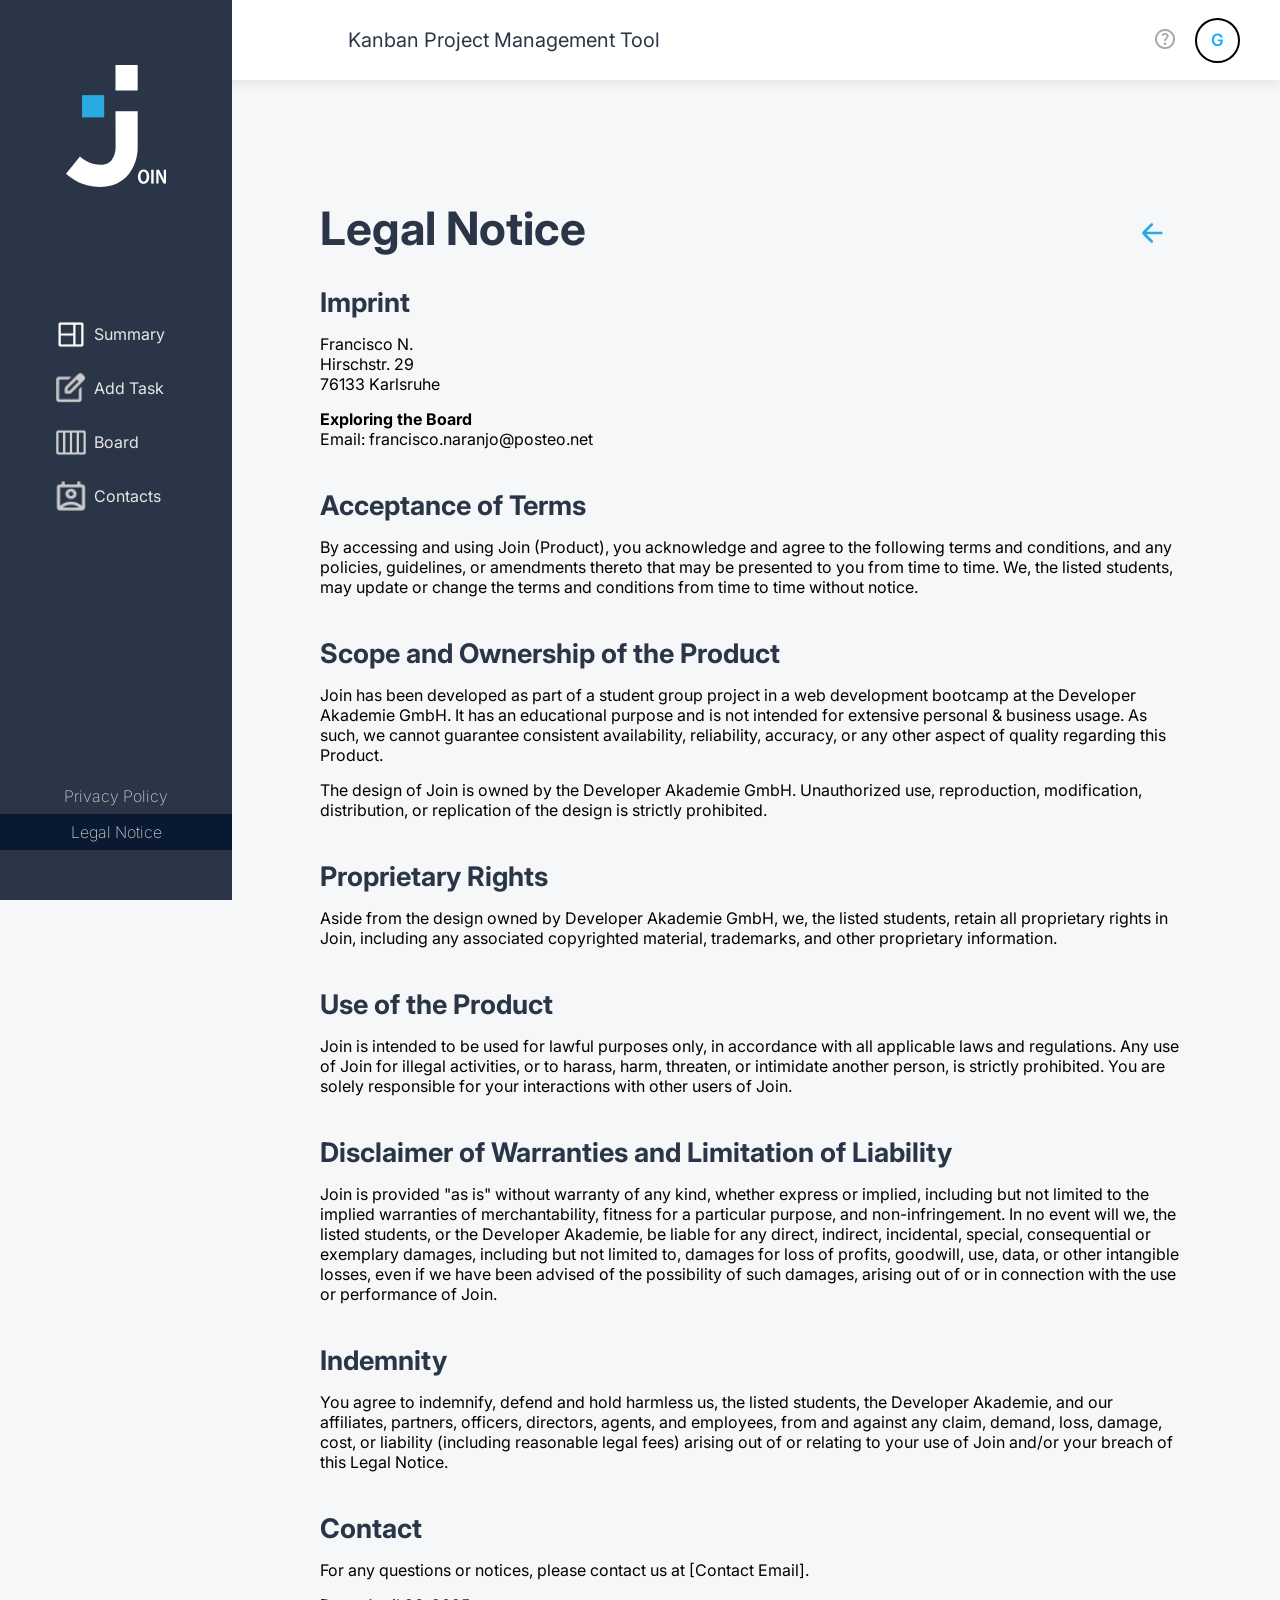
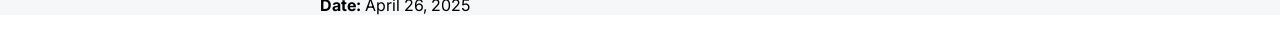
<file: legal_notice.html>
<!DOCTYPE html>
<html lang="en">
  <head>
    <meta charset="UTF-8" />
    <meta name="viewport" content="width=device-width, initial-scale=1.0" />
    <title>Join | Legal Notice</title>
    <link rel="icon" href="./assets/img/favicon.png">
    <link rel="stylesheet" href="style/style.css"> 
    <link rel="stylesheet" href="style/text.css">
    <link rel="stylesheet" href="style/user_icon_menu.css">
    <link rel="stylesheet" href="style/nav_mobile.css" />
    
    <script src="./script/firebase_auth.js?v=20261025-session3"></script>
    <script src="./script/script.js?v=20261025-session3"></script>
    <script src="./script/scripts.js?v=20261025-session3"></script>
  
</head>
<body onload="setUserInitials()">
    
    <header>
        <div class="hl_logo_section">
            <h1>Kanban Project Management Tool</h1>
            <img class="header_logo" src="./assets/img/loginLogo.svg" alt="logo">
        </div>
         <div class="dropdown_container">
        <div class="icon_header_section">
        <button onclick="location.href='help.html'" class="help-button">
            <img src="./assets/img/help.png" alt="help">
        </button>
            <div class="contact_icon" onclick="toggleMenu()">
             <div class="contact_icon_initials" id="first_icon_initials"></div>
             <div class="contact_icon_initials" id="last_icon_initials"></div>
            </div>
        </div>
            <div class="dropdown_menu" id="dropdown_menu">
                <a class="dropdown_link" href="./privacy_policy.html">Privacy Policy</a>
                <a class="dropdown_link" href="./legal_notice.html">Legal Notes</a>
                <div class="dropdown_link" onclick="logOut()">Log out</div>
                <a class="dropdown_link help_link" href="help.html">Help</a>
            </div>  
        </div>
    </header>

    <nav class="sidebar">
      <img class="logonav" src="./assets/img/logo-white.svg" alt="logo" />
      <div class="menu">
        <button onclick="location.href='summary.html'" class="menu-button">
          <img src="./assets/img/summary.png" alt="Summary" />
          <span>Summary</span>
        </button>
        <button onclick="location.href='add_task.html'" class="menu-button">
          <img src="./assets/img/add-task.png" alt="Add Task" />
          <span>Add Task</span>
        </button>
        <button onclick="location.href='board.html'" class="menu-button">
          <img src="./assets/img/board.png" alt="Board" />
          <span>Board</span>
        </button>
        <button onclick="location.href='contacts.html'" class="menu-button">
          <img src="./assets/img/contacts.png" alt="Contacts" />
          <span>Contacts</span>
        </button>
      </div>

      <div class="legal-policy">
        <div class="legal-policy-background">
          <button
            onclick="location.href='privacy_policy.html'"
            class="legal-policy-button"
          >
            Privacy Policy
          </button>
        </div>
        <div class="legal-policy-background active">
          <button
            onclick="location.href='legal_notice.html'"
            class="legal-policy-button"
          >
            Legal Notice
          </button>
        </div>
      </div>
    </nav>

    <div class="container">
      <div class="headline-img-container">
        <h2>Legal Notice</h2>

        <div onclick="goToUrl('summary.html')" class="arrow-left" id="arrow-left">
          <img src="assets/icons/arrow-left.svg" alt="go back" />
        </div>
      </div>

      <section>
        <h3>Imprint</h3>
        <p>
          Francisco N.<br />
          Hirschstr. 29<br />
          76133 Karlsruhe
        </p>

        <p>
          <strong>Exploring the Board</strong><br />
          Email: francisco.naranjo@posteo.net
        </p>
      </section>

      <section>
        <h3>Acceptance of Terms</h3>
        <p>
          By accessing and using Join (Product), you acknowledge and agree to
          the following terms and conditions, and any policies, guidelines, or
          amendments thereto that may be presented to you from time to time. We,
          the listed students, may update or change the terms and conditions
          from time to time without notice.
        </p>
      </section>

      <section>
        <h3>Scope and Ownership of the Product</h3>
        <p>
          Join has been developed as part of a student group project in a web
          development bootcamp at the Developer Akademie GmbH. It has an
          educational purpose and is not intended for extensive personal &
          business usage. As such, we cannot guarantee consistent availability,
          reliability, accuracy, or any other aspect of quality regarding this
          Product.
        </p>
        <p>
          The design of Join is owned by the Developer Akademie GmbH.
          Unauthorized use, reproduction, modification, distribution, or
          replication of the design is strictly prohibited.
        </p>
      </section>

      <section>
        <h3>Proprietary Rights</h3>
        <p>
          Aside from the design owned by Developer Akademie GmbH, we, the listed
          students, retain all proprietary rights in Join, including any
          associated copyrighted material, trademarks, and other proprietary
          information.
        </p>
      </section>

      <section>
        <h3>Use of the Product</h3>
        <p>
          Join is intended to be used for lawful purposes only, in accordance
          with all applicable laws and regulations. Any use of Join for illegal
          activities, or to harass, harm, threaten, or intimidate another
          person, is strictly prohibited. You are solely responsible for your
          interactions with other users of Join.
        </p>
      </section>

      <section>
        <h3>Disclaimer of Warranties and Limitation of Liability</h3>
        <p>
          Join is provided "as is" without warranty of any kind, whether express
          or implied, including but not limited to the implied warranties of
          merchantability, fitness for a particular purpose, and
          non-infringement. In no event will we, the listed students, or the
          Developer Akademie, be liable for any direct, indirect, incidental,
          special, consequential or exemplary damages, including but not limited
          to, damages for loss of profits, goodwill, use, data, or other
          intangible losses, even if we have been advised of the possibility of
          such damages, arising out of or in connection with the use or
          performance of Join.
        </p>
      </section>

      <section>
        <h3>Indemnity</h3>
        <p>
          You agree to indemnify, defend and hold harmless us, the listed
          students, the Developer Akademie, and our affiliates, partners,
          officers, directors, agents, and employees, from and against any
          claim, demand, loss, damage, cost, or liability (including reasonable
          legal fees) arising out of or relating to your use of Join and/or your
          breach of this Legal Notice.
        </p>
      </section>

      <section>
        <h3>Contact</h3>
        <p>
          For any questions or notices, please contact us at [Contact Email].
        </p>
        <p><strong>Date:</strong> April 26, 2025</p>
      </section>
    </div>

    <ul class="nav-links">
      <li class="link-button hide-before-log-in">
        <a
          onclick="toHrefFocus('summary.html', this); return false;"
          href="summary.html"
        >
          <div class="img-box">
            <img
              class="boaimg"
              src="assets/img/summary.png"
              alt="Summary Icon"
            />
          </div>
          <span>Summary</span>
        </a>
      </li>
      <li class="link-button hide-before-log-in">
        <a
          onclick="toHrefFocus('add_task.html',this); return false;"
          href="add_task.html"
        >
          <div class="img-box">
            <img class="boaimg" src="assets/img/add-task.png" alt="Task Icon" />
          </div>
          <span>Add Task</span>
        </a>
      </li>
      <li class="link-button active hide-before-log-in">
        <a
          onclick="toHrefFocus('board.html', this); return false;"
          href="board.html"
        >
          <div class="img-box">
            <img class="boaimg" src="assets/img/board.png" alt="Board Icon" />
          </div>
          <span>Board</span>
        </a>
      </li>
      <li class="link-button hide-before-log-in">
        <a
          onclick="toHrefFocus('contacts.html', this); return false;"
          href="contacts.html"
        >
          <div class="img-box">
            <img
              class="boaimg"
              src="assets/img/contacts.png"
              alt="Contacts Icon"
            />
          </div>
          <span>Contacts</span>
        </a>
      </li>
    </ul>
  </body>
</html>
</file>
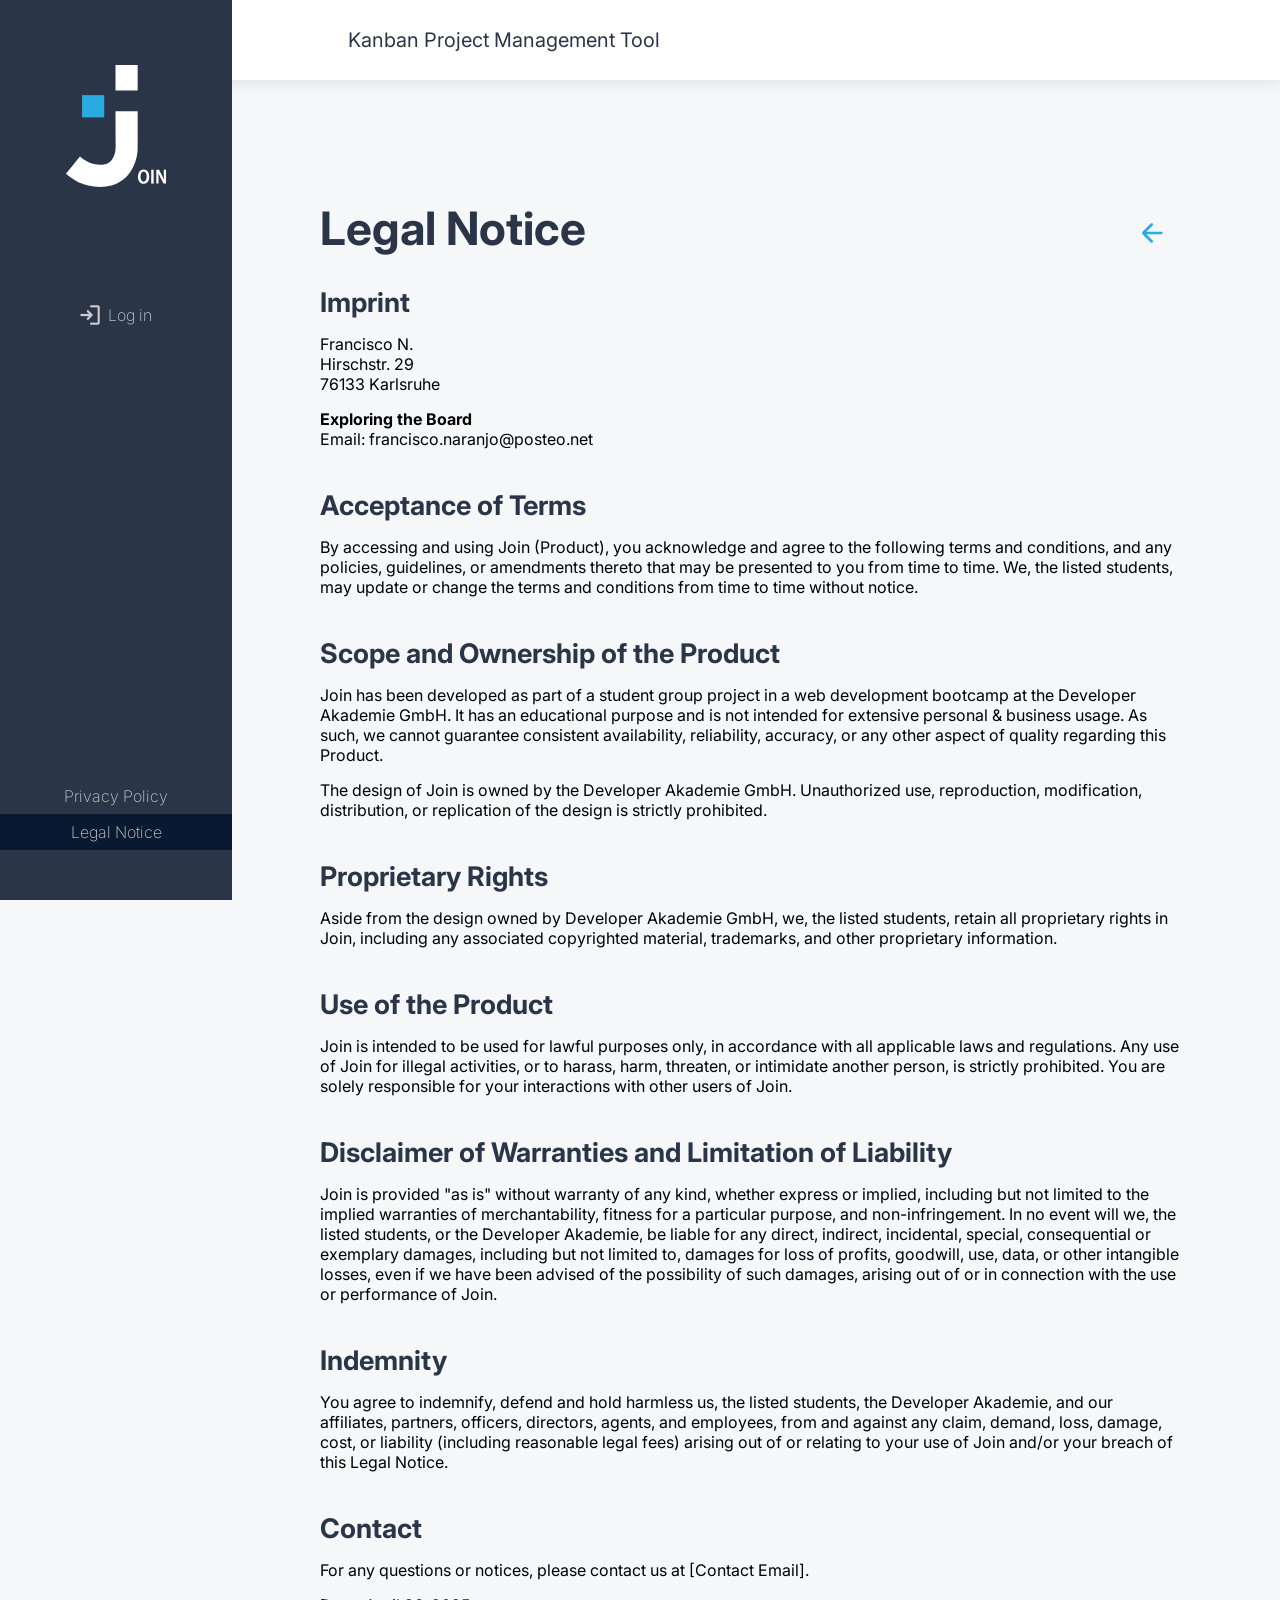
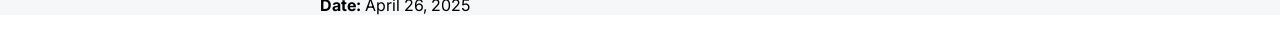
<file: legal_notice_login.html>
<!DOCTYPE html>
<html lang="en">
  <head>
    <meta charset="UTF-8" />
    <meta name="viewport" content="width=device-width, initial-scale=1.0" />
    <title>Join | Legal Notice</title>
    <link rel="icon" href="./assets/img/favicon.png" />
    <link rel="stylesheet" href="style/style.css" />
    <link rel="stylesheet" href="style/text.css" />
    <link rel="stylesheet" href="style/nav_mobile.css" />
    <link rel="stylesheet" href="style/user_icon_menu.css" />

    <script src="./script/firebase_auth.js?v=20261025-session3"></script>
    <script src="./script/scripts.js?v=20261025-session3"></script>
  </head>

  <body>
    <header>
      <div class="hl_logo_section">
        <h1>Kanban Project Management Tool</h1>
        <img class="header_logo" src="./assets/img/loginLogo.svg" alt="logo" />
      </div>
    </header>

    <nav class="sidebar">
      <img class="logonav" src="./assets/img/logo-white.svg" alt="logo" />
      <div class="menu-login">
        <button onclick="location.href='login.html'" class="menu-button-login">
          <img src="./assets/img/login.png" alt="Summary" />
          <span>Log in</span>
        </button>
      </div>

      <div class="legal-policy">
        <div class="legal-policy-background">
          <button
            onclick="location.href='privacy_policy_login.html'"
            class="legal-policy-button"
          >
            Privacy Policy
          </button>
        </div>
        <div class="legal-policy-background active">
          <button
            onclick="location.href='legal_notice_login.html'"
            class="legal-policy-button"
          >
            Legal Notice
          </button>
        </div>
      </div>
    </nav>

    <div class="container">
      <div class="headline-img-container">
        <h2>Legal Notice</h2>

        <div onclick="goToUrl('login.html')" class="arrow-left" id="arrow-left">
          <img src="assets/icons/arrow-left.svg" alt="go back" />
        </div>
      </div>

      <section>
        <h3>Imprint</h3>
        <p>
          Francisco N.<br />
          Hirschstr. 29<br />
          76133 Karlsruhe
        </p>

        <p>
          <strong>Exploring the Board</strong><br />
          Email: francisco.naranjo@posteo.net
        </p>
      </section>

      <section>
        <h3>Acceptance of Terms</h3>
        <p>
          By accessing and using Join (Product), you acknowledge and agree to
          the following terms and conditions, and any policies, guidelines, or
          amendments thereto that may be presented to you from time to time. We,
          the listed students, may update or change the terms and conditions
          from time to time without notice.
        </p>
      </section>

      <section>
        <h3>Scope and Ownership of the Product</h3>
        <p>
          Join has been developed as part of a student group project in a web
          development bootcamp at the Developer Akademie GmbH. It has an
          educational purpose and is not intended for extensive personal &
          business usage. As such, we cannot guarantee consistent availability,
          reliability, accuracy, or any other aspect of quality regarding this
          Product.
        </p>
        <p>
          The design of Join is owned by the Developer Akademie GmbH.
          Unauthorized use, reproduction, modification, distribution, or
          replication of the design is strictly prohibited.
        </p>
      </section>

      <section>
        <h3>Proprietary Rights</h3>
        <p>
          Aside from the design owned by Developer Akademie GmbH, we, the listed
          students, retain all proprietary rights in Join, including any
          associated copyrighted material, trademarks, and other proprietary
          information.
        </p>
      </section>

      <section>
        <h3>Use of the Product</h3>
        <p>
          Join is intended to be used for lawful purposes only, in accordance
          with all applicable laws and regulations. Any use of Join for illegal
          activities, or to harass, harm, threaten, or intimidate another
          person, is strictly prohibited. You are solely responsible for your
          interactions with other users of Join.
        </p>
      </section>

      <section>
        <h3>Disclaimer of Warranties and Limitation of Liability</h3>
        <p>
          Join is provided "as is" without warranty of any kind, whether express
          or implied, including but not limited to the implied warranties of
          merchantability, fitness for a particular purpose, and
          non-infringement. In no event will we, the listed students, or the
          Developer Akademie, be liable for any direct, indirect, incidental,
          special, consequential or exemplary damages, including but not limited
          to, damages for loss of profits, goodwill, use, data, or other
          intangible losses, even if we have been advised of the possibility of
          such damages, arising out of or in connection with the use or
          performance of Join.
        </p>
      </section>

      <section>
        <h3>Indemnity</h3>
        <p>
          You agree to indemnify, defend and hold harmless us, the listed
          students, the Developer Akademie, and our affiliates, partners,
          officers, directors, agents, and employees, from and against any
          claim, demand, loss, damage, cost, or liability (including reasonable
          legal fees) arising out of or relating to your use of Join and/or your
          breach of this Legal Notice.
        </p>
      </section>

      <section>
        <h3>Contact</h3>
        <p>
          For any questions or notices, please contact us at [Contact Email].
        </p>
        <p><strong>Date:</strong> April 26, 2025</p>
      </section>
    </div>

    <ul class="nav-links">
      <li class="link-button hide-before-log-in">
        <a onclick="logOut(); return false;" href="login.html">
          <div class="img-box">
            <img
              class="boaimg"
              src="assets/img/login.png"
              alt="Contacts Icon"
            />
          </div>
          <span>Log In</span>
        </a>

        <div class="mobil-view-links-container">
          <li class="link-button mobile-links">
            <a
              onclick="toHrefFocus('privacy_policy_login.html', this); return false;"
              href="privacy_policy_login.html"
            >
              <span>Privacy Policy</span>
            </a>
          </li>

          <li class="link-button mobile-links active">
            <a
              onclick="toHrefFocus('legal_notice_login.html', this); return false;"
              href="legal_notice_login.html"
            >
              <span>Legal Notice</span>
            </a>
          </li>
        </div>
      </li>
    </ul>
  </body>
</html>
</file>
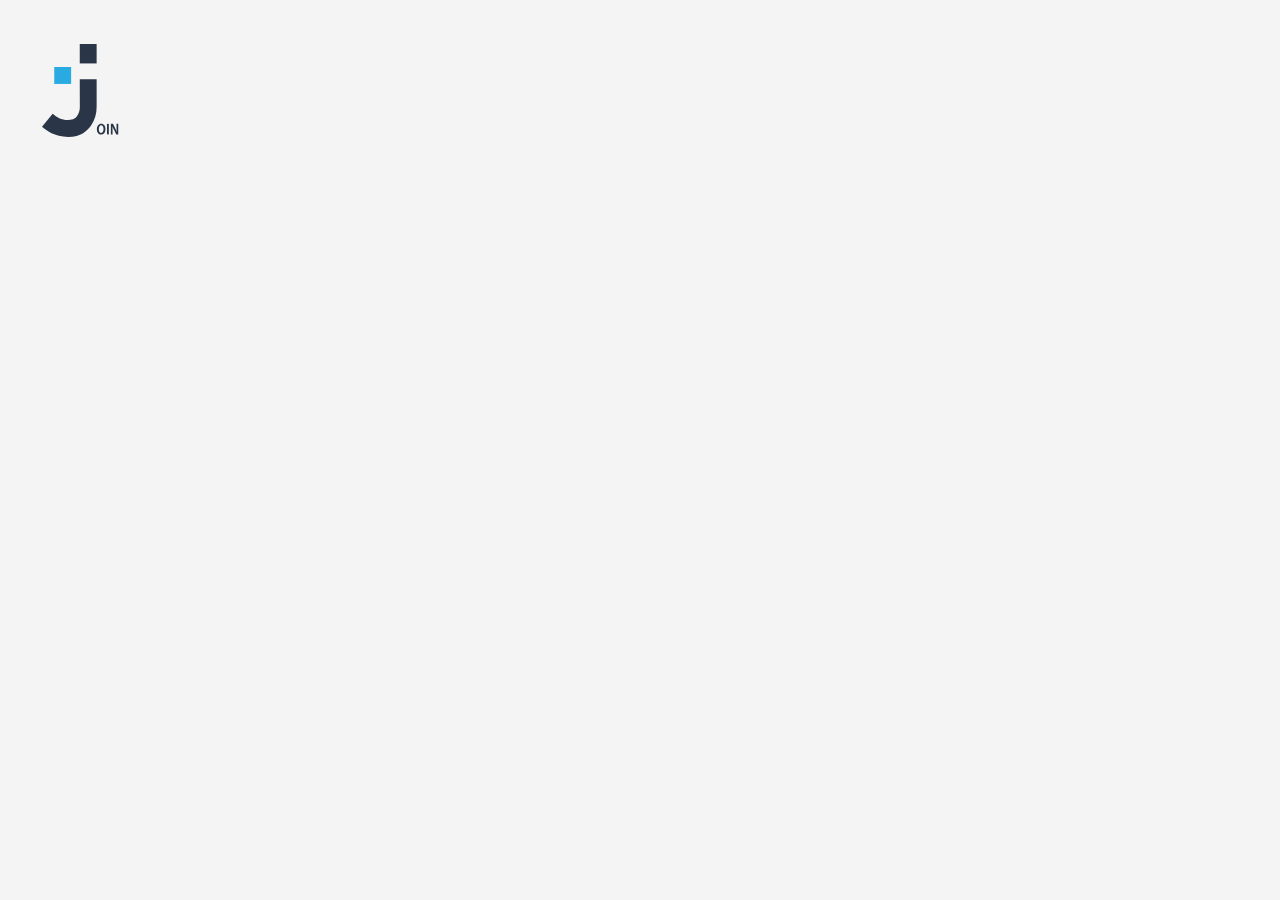
<file: login.html>
<!DOCTYPE html>
<html lang="en">
  <head>
    <meta charset="UTF-8" />
    <meta name="viewport" content="width=device-width, initial-scale=1.0" />
    <title>Join | Login</title>
    <link rel="icon" href="./assets/img/favicon.png" />
    <link rel="stylesheet" href="style/style.css" />
    <link rel="stylesheet" href="style/login.css" />
    <link rel="stylesheet" href="style/auth_status.css" />
    <link rel="stylesheet" href="style/password_reset.css?v=20261031-reset1" />
  </head>

  <body id="body_log_in" class="body-log-in">

    <div class="animations-logo-overlay" id="animationsLogoOverlay">
      <div class="animation-join-logo" id="animationJoinLogo">
        <img id="logo_white" class="logo-white" src="assets/img/logo-white.svg" alt="Join Logo white">
        <img id="logo_gray"src="./assets/img/loginLogo.svg" alt="Join Logo" />
      </div>
    </div>

    <div
      class="animation-finished d-flex hidden"
      id="animationFinished"
      style="display: none"
    >
      <img src="assets/img/loginLogo.svg" alt="Join Logo" />
    </div>

    <main class="log-in-main hidden" id="loginMain">
      <section class="login-form login-container">
        <div class="headline-vector">
          <div class="vector-login"></div>
          <h1>Log in</h1>
        </div>

        <form
          novalidate
          id="login_form"
          onsubmit="handleFirebaseLogin(); return false;"
          class="form with-100-percent-max-width-422px"
        >
          <label class="input-base-container" for="email_log_in">
            <input
              title="Please enter your email address"
              class="input-base"
              id="email_log_in"
              type="email"
              placeholder="Email"
              autocomplete="current-email"
              required
              onblur="validateEmailLogin(this)"
              oninput="removeLoginError()"
            />
            <div class="input-base-icon cursor-pointer">
              <img src="assets/icons/mail.svg" alt="Mail Icon" />
            </div>
            <span
              class="error-message-email-not-valide-login"
              id="error_message_email_not_valide_login"
              >This is not a valid email address.</span
            >
          </label>

          <label class="input-base-container" for="password_log_in">
            <input
              title="Please enter your password"
              class="input-base"
              id="password_log_in"
              type="password"
              placeholder="Password"
              autocomplete="current-password"
              required
              onblur="validatePasswordLogin(this)"
              oninput="removeLoginError()"
            />
            <div class="input-base-icon cursor-pointer">
              <img
                src="assets/icons/visibility-eye-off.svg"
                alt="Show Password"
                class="toggle-password-icon"
                onclick="togglePasswordVisibility('password_log_in', this)"
              />
            </div>
            <span
              class="error-message-password-log-in"
              id="error_message_password_log_in"
              >Please enter at least 8 characters.</span
            >
            <div class="input-base-container" id="form_generic_error_anchor">
              <span class="error-message-log-in" id="error_message_log_in">
                Check your email and password.
              </span>
            </div>
          </label>

          <div class="login-recovery-row">
            <div class="remember-me">
              <input type="checkbox" id="rememberMe" />
              <label for="rememberMe">Remember me</label>
            </div>
            <a class="auth-recovery-link" href="forgot_password.html">Forgot your password?</a>
          </div>

          <div class="button-container">
            <button type="submit" class="button-log-in" id="login_button">Log in</button>
            <button
              type="button"
              class="button-guest-log-in"
              onclick="guestLogin()"
            >
              Guest Log in
            </button>
          </div>
          <p id="login_status" class="auth-status d-none" role="status" aria-live="polite"></p>
          <button id="retry_profile_button" class="button-base-gray d-none" type="button" onclick="retryJoinLoginProfile()">Retry profile loading</button>
        </form>
      </section>
    </main>

    <nav class="nav-log-in hidden" id="nav_log_in">
      <span>Not a Join user?</span>
      <button onclick="goToUrl('sign_up.html')" class="button-base-gray">
        Sign up
      </button>
    </nav>

    <footer class="footer-log-in hidden" id="footerLogin">
      <a href="privacy_policy_login.html">Privacy Policy</a>
      <a href="legal_notice_login.html">Legal Notice</a>
    </footer>

    <script src="script/firebase_auth.js?v=20261025-session3"></script>
    <script src="script/firebase_profile.js?v=20261025-session3"></script>
    <script src="script/login.js?v=20261101-remember1" defer></script>
    <script src="script/scripts.js?v=20261025-session3"></script>
    <script src="script/firebase.js?v=20261025-2"></script>
    <script src="script/register.part1.js"></script>
    <script src="script/register.part2.js"></script>
  </body>
</html>
</file>
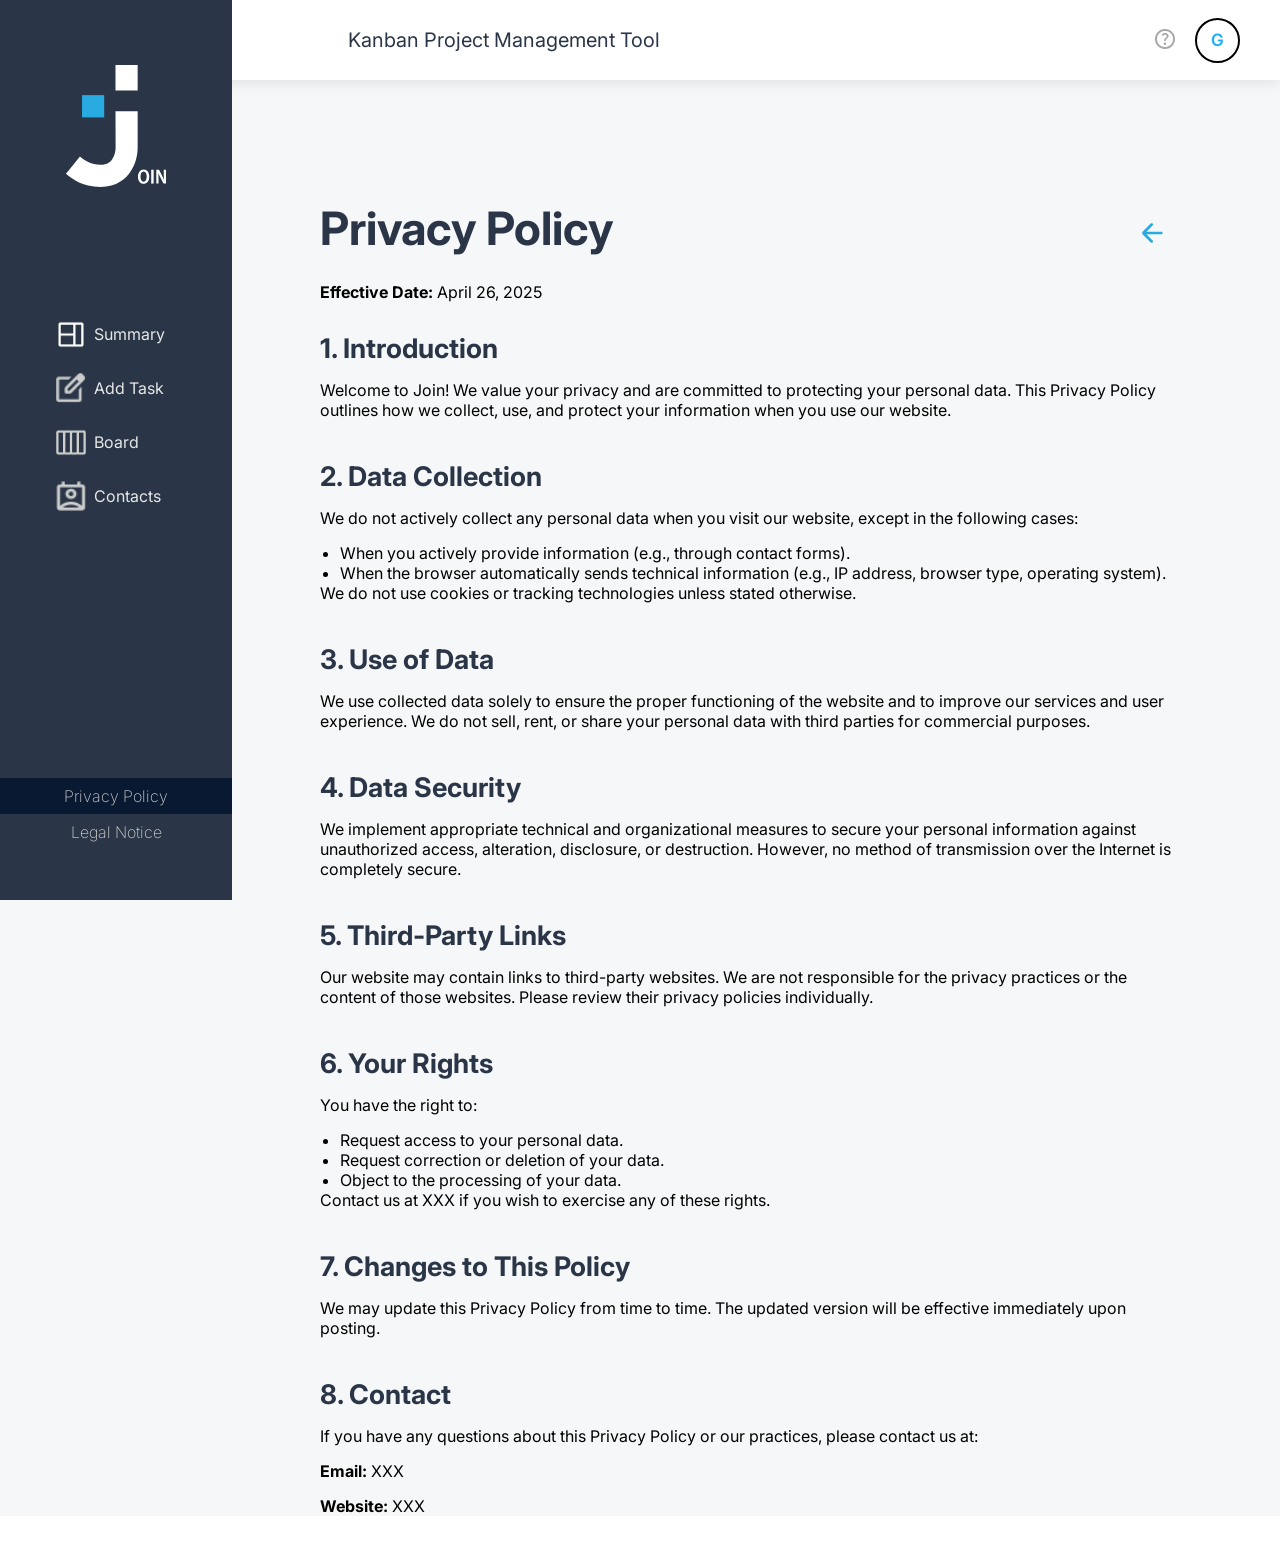
<file: privacy_policy.html>
<!DOCTYPE html>
<html lang="en">
  <head>
    <meta charset="UTF-8" />
    <meta name="viewport" content="width=device-width, initial-scale=1.0" />
    <title>Join | Privace Policy</title>
    <link rel="icon" href="./assets/img/favicon.png" />
    <link rel="stylesheet" href="style/user_icon_menu.css" />
    <link rel="stylesheet" href="style/style.css" />
    <link rel="stylesheet" href="style/text.css" />
    <link rel="stylesheet" href="style/nav_mobile.css" />

    <script src="./script/firebase_auth.js?v=20261025-session3"></script>
    <script src="./script/script.js?v=20261025-session3"></script>
    <script src="./script/scripts.js?v=20261025-session3"></script>
  </head>
  <body onload="setUserInitials()">
    <header>
      <div class="hl_logo_section">
        <h1>Kanban Project Management Tool</h1>
        <img class="header_logo" src="./assets/img/loginLogo.svg" alt="logo" />
      </div>
      <div class="dropdown_container">
        <div class="icon_header_section">
          <button onclick="location.href='help.html'" class="help-button">
            <img src="./assets/img/help.png" alt="help" />
          </button>
          <div class="contact_icon" onclick="toggleMenu()">
            <div class="contact_icon_initials" id="first_icon_initials"></div>
            <div class="contact_icon_initials" id="last_icon_initials"></div>
          </div>
        </div>
        <div class="dropdown_menu" id="dropdown_menu">
          <a class="dropdown_link" href="./privacy_policy.html"
            >Privacy Policy</a
          >
          <a class="dropdown_link" href="./legal_notice.html">Legal Notes</a>
          <div class="dropdown_link" onclick="logOut()">Log out</div>
          <a class="dropdown_link help_link" href="help.html">Help</a>
        </div>
      </div>
    </header>

    <nav class="sidebar">
      <img class="logonav" src="./assets/img/logo-white.svg" alt="logo" />
      <div class="menu">
        <button onclick="location.href='summary.html'" class="menu-button">
          <img src="./assets/img/summary.png" alt="Summary" />
          <span>Summary</span>
        </button>
        <button onclick="location.href='add_task.html'" class="menu-button">
          <img src="./assets/img/add-task.png" alt="Add Task" />
          <span>Add Task</span>
        </button>
        <button onclick="location.href='board.html'" class="menu-button">
          <img src="./assets/img/board.png" alt="Board" />
          <span>Board</span>
        </button>
        <button onclick="location.href='contacts.html'" class="menu-button">
          <img src="./assets/img/contacts.png" alt="Contacts" />
          <span>Contacts</span>
        </button>
      </div>

      <div class="legal-policy">
        <div class="legal-policy-background active">
          <button
            onclick="location.href='privacy_policy.html'"
            class="legal-policy-button"
          >
            Privacy Policy
          </button>
        </div>
        <div class="legal-policy-background">
          <button
            onclick="location.href='legal_notice.html'"
            class="legal-policy-button"
          >
            Legal Notice
          </button>
        </div>
      </div>
    </nav>

    <div class="container">
      <div class="headline-img-container">
        <h2>Privacy Policy</h2>

        <div onclick="goToUrl('summary.html')" class="arrow-left" id="arrow-left">
          <img src="assets/icons/arrow-left.svg" alt="go back" />
        </div>
      </div>
      <p><strong>Effective Date:</strong> April 26, 2025</p>

      <section>
        <h3>1. Introduction</h3>
        <p>
          Welcome to Join! We value your privacy and are
          committed to protecting your personal data. This Privacy Policy
          outlines how we collect, use, and protect your information when you
          use our website.
        </p>
      </section>

      <section>
        <h3>2. Data Collection</h3>
        <p>
          We do not actively collect any personal data when you visit our
          website, except in the following cases:
        </p>
        <ul>
          <li>
            When you actively provide information (e.g., through contact forms).
          </li>
          <li>
            When the browser automatically sends technical information (e.g., IP
            address, browser type, operating system).
          </li>
        </ul>
        <p>
          We do not use cookies or tracking technologies unless stated
          otherwise.
        </p>
      </section>

      <section>
        <h3>3. Use of Data</h3>
        <p>
          We use collected data solely to ensure the proper functioning of the
          website and to improve our services and user experience. We do not
          sell, rent, or share your personal data with third parties for
          commercial purposes.
        </p>
      </section>

      <section>
        <h3>4. Data Security</h3>
        <p>
          We implement appropriate technical and organizational measures to
          secure your personal information against unauthorized access,
          alteration, disclosure, or destruction. However, no method of
          transmission over the Internet is completely secure.
        </p>
      </section>

      <section>
        <h3>5. Third-Party Links</h3>
        <p>
          Our website may contain links to third-party websites. We are not
          responsible for the privacy practices or the content of those
          websites. Please review their privacy policies individually.
        </p>
      </section>

      <section>
        <h3>6. Your Rights</h3>
        <p>You have the right to:</p>
        <ul>
          <li>Request access to your personal data.</li>
          <li>Request correction or deletion of your data.</li>
          <li>Object to the processing of your data.</li>
        </ul>
        <p>Contact us at XXX if you wish to exercise any of these rights.</p>
      </section>

      <section>
        <h3>7. Changes to This Policy</h3>
        <p>
          We may update this Privacy Policy from time to time. The updated
          version will be effective immediately upon posting.
        </p>
      </section>

      <section>
        <h3>8. Contact</h3>
        <p>
          If you have any questions about this Privacy Policy or our practices,
          please contact us at:
        </p>
        <p><strong>Email:</strong> XXX</p>
        <p><strong>Website:</strong> XXX</p>
      </section>
    </div>

    <ul class="nav-links">
      <li class="link-button hide-before-log-in">
        <a
          onclick="toHrefFocus('summary.html', this); return false;"
          href="summary.html"
        >
          <div class="img-box">
            <img
              class="boaimg"
              src="assets/img/summary.png"
              alt="Summary Icon"
            />
          </div>
          <span>Summary</span>
        </a>
      </li>
      <li class="link-button hide-before-log-in">
        <a
          onclick="toHrefFocus('add_task.html',this); return false;"
          href="add_task.html"
        >
          <div class="img-box">
            <img class="boaimg" src="assets/img/add-task.png" alt="Task Icon" />
          </div>
          <span>Add Task</span>
        </a>
      </li>
      <li class="link-button active hide-before-log-in">
        <a
          onclick="toHrefFocus('board.html', this); return false;"
          href="board.html"
        >
          <div class="img-box">
            <img class="boaimg" src="assets/img/board.png" alt="Board Icon" />
          </div>
          <span>Board</span>
        </a>
      </li>
      <li class="link-button hide-before-log-in">
        <a
          onclick="toHrefFocus('contacts.html', this); return false;"
          href="contacts.html"
        >
          <div class="img-box">
            <img
              class="boaimg"
              src="assets/img/contacts.png"
              alt="Contacts Icon"
            />
          </div>
          <span>Contacts</span>
        </a>
      </li>
    </ul>
  </body>
</html>
</file>
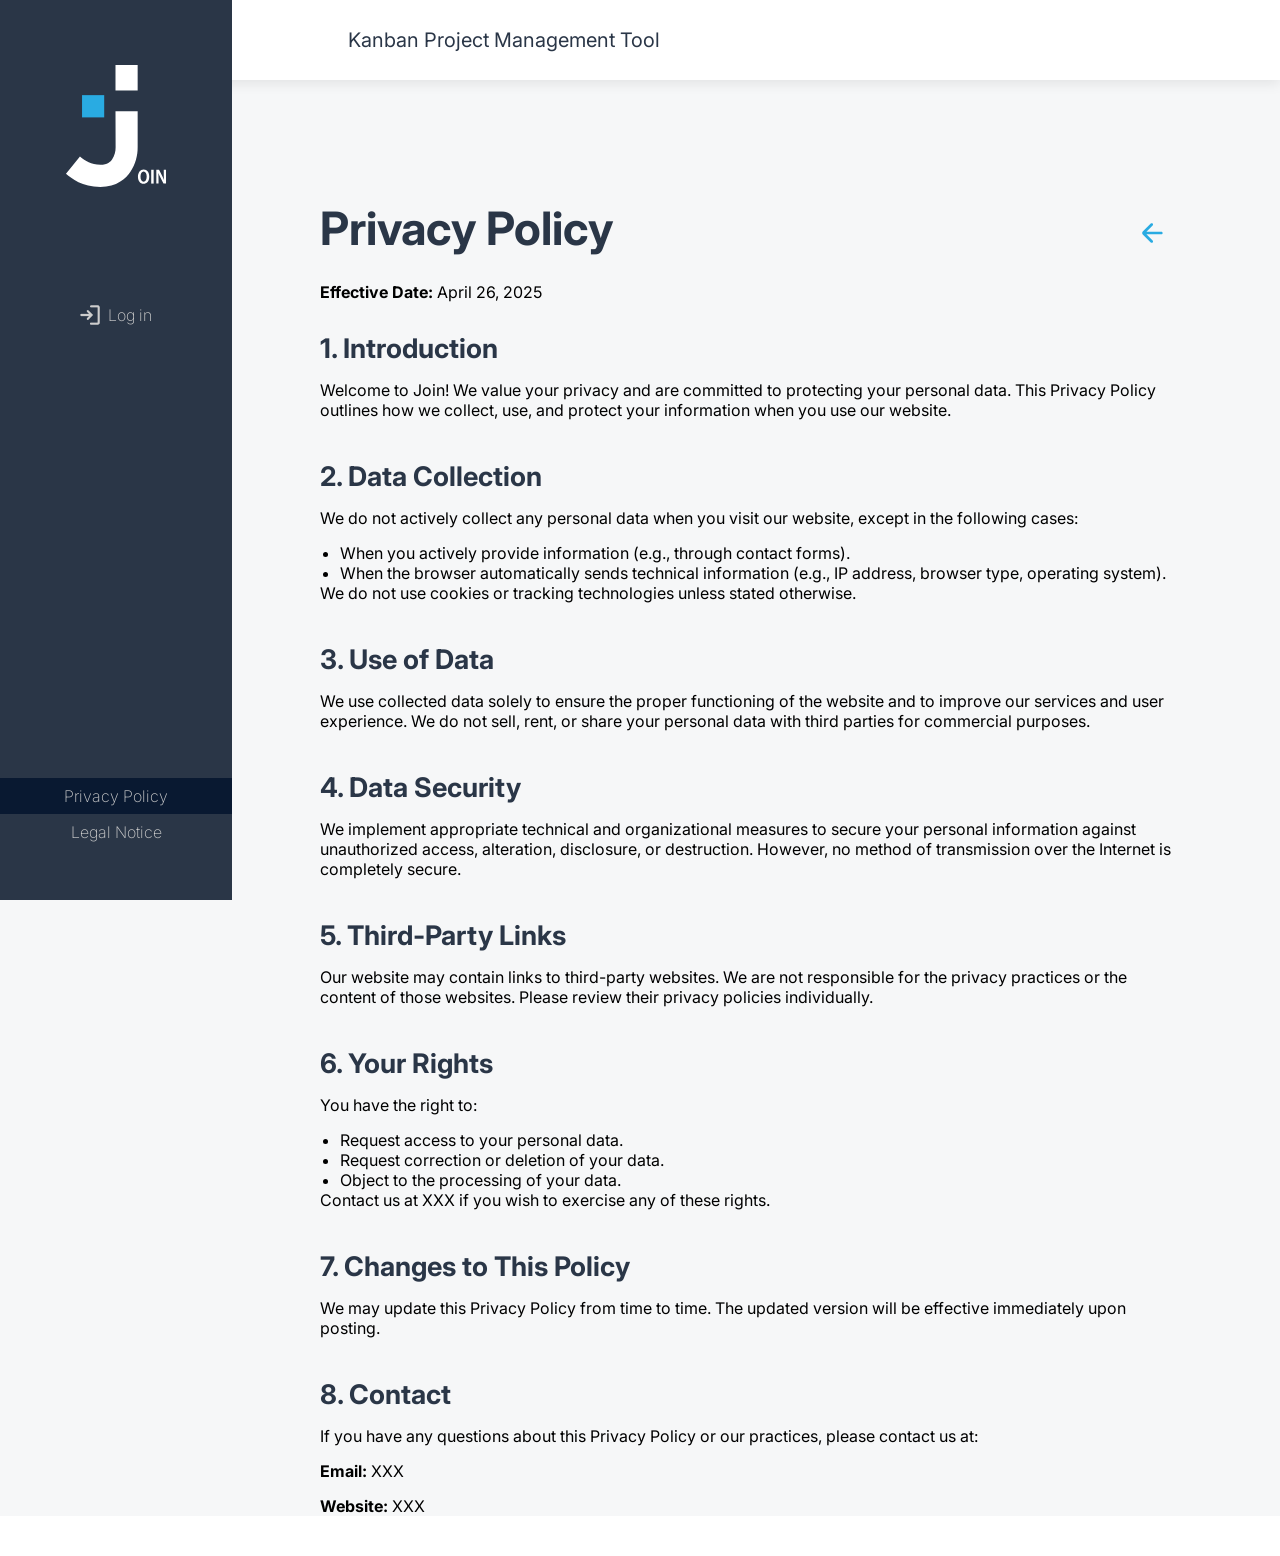
<file: privacy_policy_login.html>
<!DOCTYPE html>
<html lang="en">

<head>
  <meta charset="UTF-8" />
  <meta name="viewport" content="width=device-width, initial-scale=1.0" />
  <title>Join | Privace Policy</title>
  <link rel="icon" href="./assets/img/favicon.png" />
  <link rel="stylesheet" href="style/style.css" />
  <link rel="stylesheet" href="style/text.css" />
  <link rel="stylesheet" href="style/nav_mobile.css" />
  <link rel="stylesheet" href="style/user_icon_menu.css" />

  <script src="./script/firebase_auth.js?v=20261025-session3"></script>
  <script src="./script/scripts.js?v=20261025-session3"></script>
</head>

<body>
  <header>
    <div class="hl_logo_section">
      <h1>Kanban Project Management Tool</h1>
      <img class="header_logo" src="./assets/img/loginLogo.svg" alt="logo" />
    </div>
  </header>

  <nav class="sidebar">
    <img class="logonav" src="./assets/img/logo-white.svg" alt="logo" />
    <div class="menu-login">
      <button onclick="location.href='login.html'" class="menu-button-login">
        <img src="./assets/img/login.png" alt="login" />
        <span>Log in</span>
      </button>
    </div>
    
    <div class="legal-policy">
      <div class="legal-policy-background active">
        <button onclick="location.href='privacy_policy_login.html'" class="legal-policy-button">
          Privacy Policy
        </button>
      </div>
      <div class="legal-policy-background">
        <button onclick="location.href='legal_notice_login.html'" class="legal-policy-button">
          Legal Notice
        </button>
      </div>
    </div>
  </nav>

  <div class="container">
     <div class="headline-img-container">
        <h2>Privacy Policy</h2>

        <div onclick="goToUrl('login.html')" class="arrow-left" id="arrow-left">
          <img src="assets/icons/arrow-left.svg" alt="go back" />
        </div>
      </div>
    


    <p><strong>Effective Date:</strong> April 26, 2025</p>

    <section>
      <h3>1. Introduction</h3>
      <p>
        Welcome to Join! We value your privacy and are
        committed to protecting your personal data. This Privacy Policy
        outlines how we collect, use, and protect your information when you
        use our website.
      </p>
    </section>

    <section>
      <h3>2. Data Collection</h3>
      <p>
        We do not actively collect any personal data when you visit our
        website, except in the following cases:
      </p>
      <ul>
        <li>
          When you actively provide information (e.g., through contact forms).
        </li>
        <li>
          When the browser automatically sends technical information (e.g., IP
          address, browser type, operating system).
        </li>
      </ul>
      <p>
        We do not use cookies or tracking technologies unless stated
        otherwise.
      </p>
    </section>

    <section>
      <h3>3. Use of Data</h3>
      <p>
        We use collected data solely to ensure the proper functioning of the
        website and to improve our services and user experience. We do not
        sell, rent, or share your personal data with third parties for
        commercial purposes.
      </p>
    </section>

    <section>
      <h3>4. Data Security</h3>
      <p>
        We implement appropriate technical and organizational measures to
        secure your personal information against unauthorized access,
        alteration, disclosure, or destruction. However, no method of
        transmission over the Internet is completely secure.
      </p>
    </section>

    <section>
      <h3>5. Third-Party Links</h3>
      <p>
        Our website may contain links to third-party websites. We are not
        responsible for the privacy practices or the content of those
        websites. Please review their privacy policies individually.
      </p>
    </section>

    <section>
      <h3>6. Your Rights</h3>
      <p>You have the right to:</p>
      <ul>
        <li>Request access to your personal data.</li>
        <li>Request correction or deletion of your data.</li>
        <li>Object to the processing of your data.</li>
      </ul>
      <p>Contact us at XXX if you wish to exercise any of these rights.</p>
    </section>

    <section>
      <h3>7. Changes to This Policy</h3>
      <p>
        We may update this Privacy Policy from time to time. The updated
        version will be effective immediately upon posting.
      </p>
    </section>

    <section>
      <h3>8. Contact</h3>
      <p>
        If you have any questions about this Privacy Policy or our practices,
        please contact us at:
      </p>
      <p><strong>Email:</strong> XXX</p>
      <p><strong>Website:</strong> XXX</p>
    </section>
  </div>

    <ul class="nav-links">
      <li class="link-button hide-before-log-in">
        <a onclick="logOut(); return false;" href="login.html">
          <div class="img-box">
            <img
              class="boaimg"
              src="assets/img/login.png"
              alt="Contacts Icon"
            />
          </div>
          <span>Log In</span>
        </a>

        <div class="mobil-view-links-container">
          <li class="link-button mobile-links active">
            <a
              onclick="toHrefFocus('privacy_policy_login.html', this); return false;"
              href="privacy_policy_login.html"
            >
              <span>Privacy Policy</span>
            </a>
          </li>

          <li class="link-button mobile-links">
            <a
              onclick="toHrefFocus('legal_notice_login.html', this); return false;"
              href="legal_notice_login.html"
            >
              <span>Legal Notice</span>
            </a>
          </li>
        </div>
      </li>
    </ul>

</body>

</html>
</file>
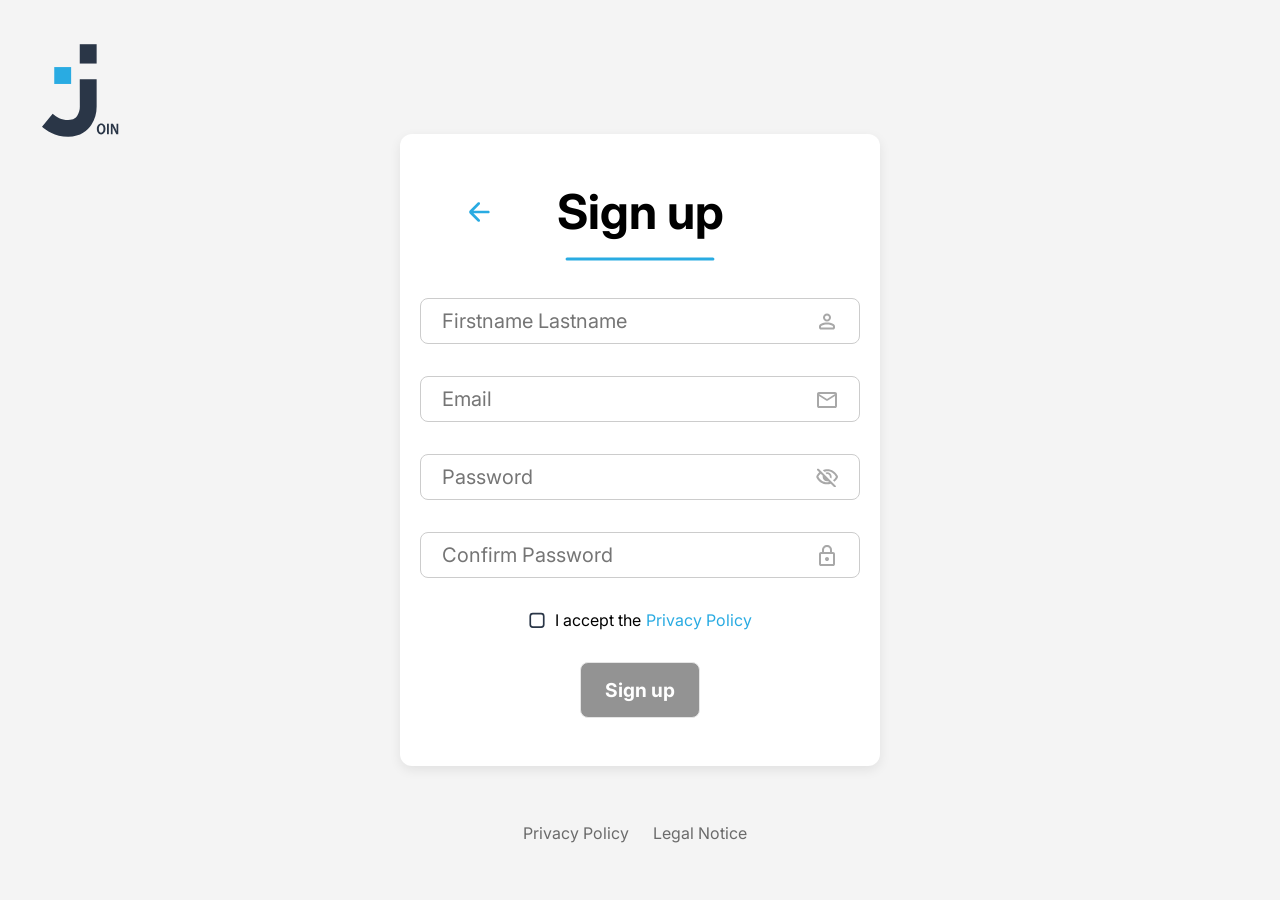
<file: sign_up.html>
<!DOCTYPE html>
<html lang="en">
  <head>
    <meta charset="UTF-8" />
    <meta name="viewport" content="width=device-width, initial-scale=1.0" />
    <title>Join | Sign Up</title>

    <link rel="icon" href="./assets/img/favicon.png" />
    <link rel="stylesheet" href="style/style.css" />
    <link rel="stylesheet" href="style/login.css" />
    <link rel="stylesheet" href="style/sign_up.css" />
    <link rel="stylesheet" href="style/auth_status.css" />
  </head>

  <body id="body_sign_up" class="body-sign-up" onload="initializeSignUpPage()">
    <div class="join-logo-box">
      <img src="assets/img/loginLogo.svg" alt="Join Logo" />
    </div>

    <main class="sign-up-main">
      <section>
        <div class="sign-up-container" id="sign_up_container">
          <div class="headline-vector">
            <div onclick="goToUrl('login.html')" class="arrow-left-sign-up">
              <img src="assets/icons/arrow-left.svg" alt="go back" />
            </div>
            <h1 id="signup_heading">Sign up</h1>
            <div class="vector-sign-up"></div>
          </div>

          <form
            novalidate
            onsubmit="handleSignUp(); return false;"
            class="form with-100-percent-max-width-422px"
            id="sign_up_form"
          >
            <label class="input-base-container" for="name_sign_up">
              <input
                title="Please enter your first and last name with spaces in between."
                class="input-base"
                id="name_sign_up"
                type="text"
                placeholder="Firstname Lastname"
                autocomplete="name"
                onblur="validateName(this);enableOrDisableSignUpButton()"
              />
              <span class="error-message-name" id="error_message_name"
                >Please enter your first and last name.</span
              >
              <div class="input-base-icon cursor-pointer">
                <img src="assets/icons/gray-person.svg" alt="Personen Icon" />
              </div>
            </label>

            <label class="input-base-container" for="email_sign-up">
              <input
                title="Please enter your email address"
                class="input-base"
                id="email_sign-up"
                type="email"
                placeholder="Email"
                autocomplete="email"
                onblur="validateEmail(this, true);enableOrDisableSignUpButton()"
              />
              <span class="error-message-email" id="error_message_email"
                >Email address already exists.</span
              >
              <span
                class="error-message-email-not-valide-sign-up"
                id="error_message_email_not_valide_sign_up"
                >This is not a valid email address.</span
              >
              <div class="input-base-icon cursor-pointer">
                <img src="assets/img/mail.svg" alt="Mail Icon" />
              </div>
            </label>

            <label class="input-base-container" for="password_sign_up" id="signup_password_field">
              <input
                title="Please enter your password."
                minlength="8"
                class="input-base"
                id="password_sign_up"
                type="password"
                placeholder="Password"
                autocomplete="new-password"
                onblur="validatePassword(this, true);enableOrDisableSignUpButton()"
              />
              <div class="input-base-icon cursor-pointer">
                <img
                  id="lock_icon_password_sign_up"
                  class="lock-icon"
                  src="assets/icons/visibility-eye-off.svg"
                  alt="Lock icon"
                />
                <img
                  id="password_sign_up_visibility_eye_off_icon"
                  class="visibility-eye-off-icon d-none"
                  onclick="togglePasswordVisibility('password_sign_up', this)"
                  src="assets/icons/visibility-eye-off.svg"
                  alt="password visibility off"
                />
              </div>
              <span
                class="error-message-password-sign-up"
                id="error_message_password_sign_up"
                >Please enter more than 8 characters.</span
              >
            </label>

            <label class="input-base-container" for="confirm_sign_up" id="signup_confirm_field">
              <input
                title="Please repeat your password."
                minlength="8"
                class="input-base"
                id="confirm_sign_up"
                type="password"
                placeholder="Confirm Password"
                autocomplete="new-password"
                onblur="checkPasswordConfirm(this);enableOrDisableSignUpButton()"
              />
              <div class="input-base-icon cursor-pointer">
                <img
                  id="lock_icon_confirm_sign_up"
                  class="lock-icon"
                  src="assets/icons/lock.svg"
                  alt="Lock Icon"
                />
                <img
                  id="confirm_sign_up_visibility_eye_off_icon"
                  class="visibility-eye-off-icon d-none"
                  onclick="togglePasswordVisibility('confirm_sign_up', this)"
                  src="assets/icons/visibility-eye-off.svg"
                  alt="password visibility off"
                />
              </div>
              <span
                class="error-message-confirm-password"
                id="error_message_confirm_password"
                >Your passwords don't match. Please try again.</span
              >
            </label>

            <div
              class="checkbox-accept-privacy-policy"
              id="checkbox_accept_privacy_policy"
            >
              <input
                class="input-checkbox"
                onclick="toggleCheckbox()"
                type="checkbox"
                id="checkbox"
              />
              <label for="checkbox">
                <img
                  id="custom_checkmark"
                  class="custom-checkmark"
                  src="assets/icons/checkbox-empty.svg"
                  alt="Checkbox not Checked"
                />
                <span>I accept the</span
                ><a href="privacy_policy.html">Privacy Policy</a>
              </label>
            </div>

            <p id="signup_status" class="auth-status d-none" role="status" aria-live="polite"></p>
            <div class="button-sign-up-container">
              <button class="button-sign-up" id="sign_up_button" disabled>
                Sign up
              </button>
            </div>
            <a id="signup_login_link" class="d-none" href="login.html" onclick="firebaseAuthLogout(); goToUrl('login.html'); return false;">Log in with an existing account</a>
          </form>
        </div>
      </section>
    </main>

    <footer class="footer-sign-up" id="footer_sign_up">
      <a
        onclick="toHrefFocus('privacy_policy.html', this); return false;"
        href="privacy_policy_login.html"
      >
        <span>Privacy Policy</span>
      </a>
      <a
        onclick="toHrefFocus('legal_notice.html', this); return false;"
        href="legal_notice_login.html"
      >
        <span>Legal Notice</span>
      </a>
    </footer>

    <div id="popup_overlay_sign_up" class="popup-overlay-small-gray">
      <div id="popup_sign_up" class="popup-small-gray">
        <span>You Signed Up successfully</span>
      </div>
    </div>
  </body>

  <script src="./script/firebase_auth.js?v=20261025-session3"></script>
  <script src="./script/firebase_profile.js?v=20261025-session3"></script>
  <script src="./script/scripts.js?v=20261025-session3"></script>
  <script src="script/register.part1.js"></script>
  <script src="script/register.part2.js"></script>
  <script src="./script/newUser.js?v=20261025-profile2"></script>
  <script src="./script/firebase.js?v=20261025-2"></script>
  <script src="./script/summary.js?v=20261025-profile2"></script>
</html>
</file>
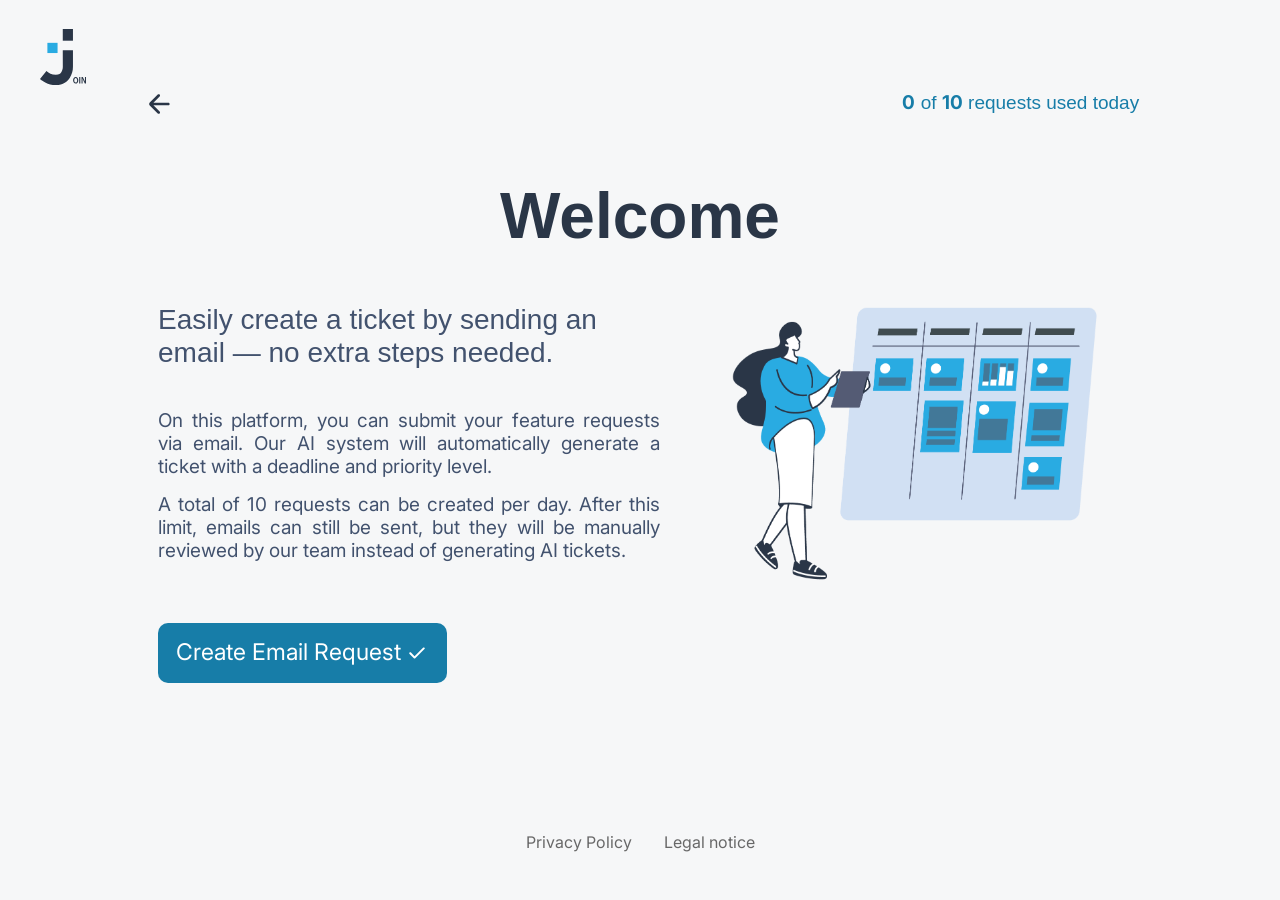
<file: stakeholder.html>
<!DOCTYPE html>
<html lang="en">
  <head>
    <meta charset="UTF-8" />
    <meta name="viewport" content="width=device-width, initial-scale=1.0" />
    <title>Join | Stakeholder Request</title>
    <link rel="icon" href="./assets/img/favicon.png" />
    <link rel="stylesheet" href="style/style.css" />
    <link rel="stylesheet" href="style/stakeholder.css" />
    <link rel="stylesheet" href="style/stakeholder_tablet.css" />
    <script src="script/stakeholder.js" defer></script>
  </head>
  <body class="stakeholder-page">
    <img class="stakeholder-logo" src="assets/img/stakeholder-logo.svg" alt="Join logo" />

    <main class="stakeholder-main" aria-labelledby="stakeholder-heading">
      <div class="stakeholder-top-row">
        <a class="stakeholder-back stakeholder-back-desktop" href="index.html" aria-label="Back to welcome page">
          <img src="assets/icons/stakeholder-arrow-left.svg" alt="" aria-hidden="true" />
        </a>
        <p class="stakeholder-counter stakeholder-counter-desktop">
          <strong class="stakeholder-request-count">0</strong> of <strong>10</strong> requests used today
        </p>
      </div>

      <section class="stakeholder-content">
        <div class="stakeholder-title-block">
          <div class="stakeholder-mobile-title-row">
            <h1 id="stakeholder-heading">Welcome</h1>
            <a class="stakeholder-back stakeholder-back-mobile" href="index.html" aria-label="Back to welcome page">
              <img src="assets/icons/stakeholder-arrow-left.svg" alt="" aria-hidden="true" />
            </a>
          </div>
          <p class="stakeholder-counter stakeholder-counter-mobile">
            <strong class="stakeholder-request-count">0</strong> of <strong>10</strong> <span>requests used</span>
          </p>
        </div>

        <div class="stakeholder-body">
          <div class="stakeholder-text">
            <p class="stakeholder-intro">Easily create a ticket by sending an email — no extra steps needed.</p>
            <p class="stakeholder-limit-warning">The daily 10-request limit has been reached!</p>
            <div class="stakeholder-copy">
              <p class="stakeholder-normal-copy">
                On this platform, you can submit your feature requests via email. Our AI system will automatically
                generate a ticket with a deadline and priority level.
              </p>
              <p class="stakeholder-normal-copy">
                A total of 10 requests can be created per day. After this limit, emails can still be sent, but they
                will be manually reviewed by our team instead of generating AI tickets.
              </p>
              <p class="stakeholder-limit-copy">
                Need more? No worries — you can still send emails, but our team will review them manually instead of
                using AI to create tickets.
              </p>
            </div>
          </div>

          <picture class="stakeholder-illustration stakeholder-illustration-normal">
            <source media="(max-width: 720px)" srcset="assets/img/stakeholder-illustration-mobile.png" />
            <img src="assets/img/stakeholder-illustration-desktop.png" alt="Illustration of a request becoming board tickets" />
          </picture>
          <picture class="stakeholder-illustration stakeholder-illustration-limit">
            <source media="(max-width: 720px)" srcset="assets/img/stakeholder-limit-illustration-mobile.png" />
            <img src="assets/img/stakeholder-limit-illustration-desktop.png" alt="Illustration of a request being reviewed manually after the daily limit" />
          </picture>

          <a class="stakeholder-cta" href="mailto:join@naranjo.io">
            <span class="stakeholder-cta-desktop-text">Create Email Request</span>
            <span class="stakeholder-cta-limit-desktop-text">Send an email</span>
            <span class="stakeholder-cta-mobile-text">Create request</span>
            <img class="stakeholder-cta-check" src="assets/icons/stakeholder-check.svg" alt="" aria-hidden="true" />
          </a>
        </div>
      </section>
    </main>

    <footer class="stakeholder-footer">
      <a href="privacy_policy.html">Privacy Policy</a>
      <a href="legal_notice.html">Legal notice</a>
    </footer>
  </body>
</html>
</file>
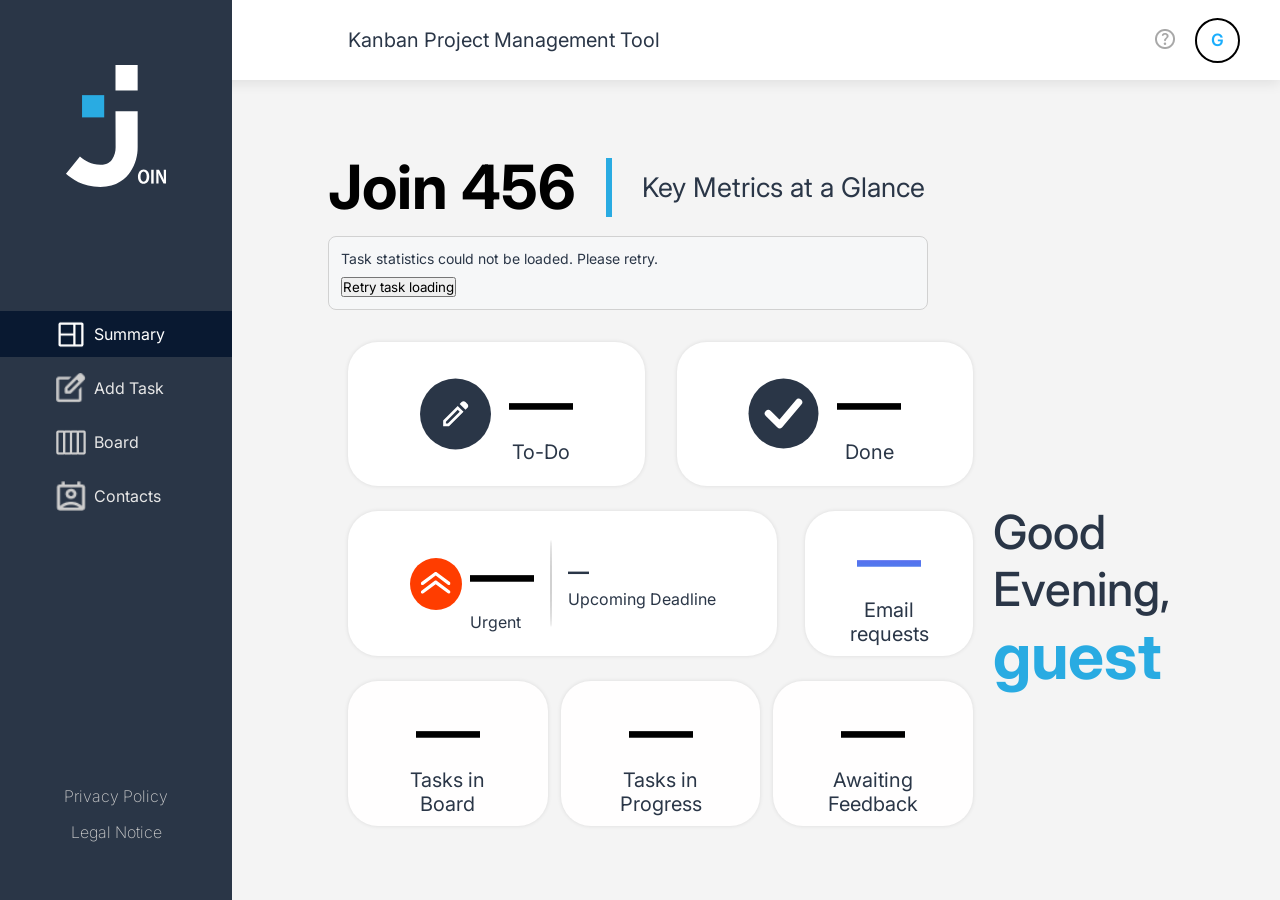
<file: summary.html>
<!DOCTYPE html>
<html lang="en">
  <head>
    <meta charset="UTF-8" />
    <meta name="viewport" content="width=device-width, initial-scale=1.0" />
    <title>Join | Summary</title>

    <link rel="icon" href="./assets/img/favicon.png" />
    <link rel="stylesheet" href="style/style.css" />
    <link rel="stylesheet" href="style/summary.css?v=20261102-width1" />
    <link rel="stylesheet" href="style/summary_email_requests.css?v=20261102-keyboard1" />
    <link rel="stylesheet" href="style/nav_mobile.css" />
    <link rel="stylesheet" href="style/user_icon_menu.css?v=20261102-heading1" />
    <link rel="stylesheet" href="style/auth_status.css" />

    <script src="./script/firebase_auth.js?v=20261025-session3"></script>
    <script src="./script/firebase_profile.js?v=20261025-session3"></script>
    <script src="./script/script.js?v=20261025-session3"></script>
  </head>

  <body class="body-summary" onload="initializeSummaryPage(); setUserInitials();">

    <header>
      <div class="hl_logo_section">
        <h1>Kanban Project Management Tool</h1>
        <img class="header_logo" src="./assets/img/loginLogo.svg" alt="logo" />
      </div>
      <div class="dropdown_container">
        <div class="icon_header_section">
          <button onclick="location.href='help.html'" class="help-button">
            <img src="./assets/img/help.png" alt="help" />
          </button>
          <div class="contact_icon" onclick="toggleMenu()">
             <div class="contact_icon_initials" id="first_icon_initials"></div>
             <div class="contact_icon_initials" id="last_icon_initials"></div>
          </div>
        </div>
        <div class="dropdown_menu" id="dropdown_menu">
          <a class="dropdown_link" href="./privacy_policy.html"
            >Privacy Policy</a
          >
          <a class="dropdown_link" href="./legal_notice.html">Legal Notes</a>
          <div class="dropdown_link" onclick="logOut()">Log out</div>
          <a class="dropdown_link help_link" href="help.html">Help</a>
        </div>
      </div>
    </header>

    <nav class="sidebar">
      <img class="logonav" src="./assets/img/logo-white.svg" alt="logo" />
      <div class="menu">
        <button
          onclick="location.href='summary.html'"
          class="menu-button active"
        >
          <img src="./assets/img/summary.png" alt="Summary" />
          <span>Summary</span>
        </button>
        <button onclick="location.href='add_task.html'" class="menu-button">
          <img src="./assets/img/add-task.png" alt="Add Task" />
          <span>Add Task</span>
        </button>
        <button onclick="location.href='board.html'" class="menu-button">
          <img src="./assets/img/board.png" alt="Board" />
          <span>Board</span>
        </button>
        <button onclick="location.href='contacts.html'" class="menu-button">
          <img src="./assets/img/contacts.png" alt="Contacts" />
          <span>Contacts</span>
        </button>
      </div>

      <div class="legal-policy">
        <div class="legal-policy-background">
          <button
            onclick="location.href='privacy_policy.html'"
            class="legal-policy-button"
          >
            Privacy Policy
          </button>
        </div>
        <div class="legal-policy-background">
          <button
            onclick="location.href='legal_notice.html'"
            class="legal-policy-button"
          >
            Legal Notice
          </button>
        </div>
      </div>
    </nav>
    <main class="main-summary">

      <div
        id="mobile_view_greetin_overlay"
        class="mobile-view-greeting-overlay"
        style="display: none"
      >
        <div class="greeting-box">
          <p class="good">Good Morning,</p>
          <div class="d-flex">
            <p class="name">guest</p>
          </div>
        </div>
      </div>

      <div class="titeljoin">
        <h1>Join 456</h1>
        <div class="vector"></div>
        <p>Key Metrics at a Glance</p>
      </div>
      <div id="summary_profile_status" class="auth-status d-none" role="status" aria-live="polite">
        <span id="summary_profile_message"></span>
        <div class="auth-profile-actions">
          <a id="summary_complete_profile" href="sign_up.html?completeProfile=1">Complete profile</a>
          <button id="summary_retry_profile" type="button" onclick="initializeSummaryData()">Retry profile loading</button>
          <a href="login.html">Log in again</a>
        </div>
      </div>
      <div id="summary_task_status" class="auth-status d-none" role="status" aria-live="polite" aria-atomic="true">
        <span>Task statistics could not be loaded. Please retry.</span>
        <div class="auth-profile-actions">
          <button id="summary_retry_tasks" type="button" onclick="updateTaskData()">Retry task loading</button>
        </div>
      </div>
      <div class="details">
        <div class="content-details">
          <div class="checkpencil">
            <div class="pencil">
              <div class="summary">
                <img src="assets/icons/Pencil.svg" alt="pencil" />
              </div>
              <div class="summaryp">
                <p class="summarynmb todo">—</p>
                <p class="summarymission">To-Do</p>
              </div>
            </div>
            <div class="pencil">
              <div class="summary">
                <img src="assets/icons/done.svg" alt="done" />
              </div>
              <div class="summaryp">
                <p class="summarynmb done">—</p>
                <p class="summarymission">Done</p>
              </div>
            </div>
          </div>
          <div class="summary-request-row">
          <div class="urgent">
            <div class="numimg">
              <img
                class="urgentimg"
                src="assets/icons/urgent.svg"
                alt="urgent"
              />
              <div class="nmbtext">
                <p class="urgentnmb">—</p>
                <p class="urgenttext">Urgent</p>
              </div>
            </div>
            <div class="vectorurgent"></div>
            <div class="datetext">
              <p class="date">—</p>
              <p class="underdate">Upcoming Deadline</p>
            </div>
          </div>
          <a class="summary-email-requests" href="board.html">
            <span class="summary-email-count" aria-live="polite">—</span>
            <span class="summary-email-label">Email<br />requests</span>
          </a>
          </div>
          <div class="tasks">
            <div class="undertask">
              <div class="underundertask">
                <p class="tasknmb">—</p>
                <p class="tasktext">
                  Tasks in <br />
                  Board
                </p>
              </div>
            </div>
            <div class="undertask">
              <div class="underundertask">
                <p class="tasknmb">—</p>
                <p class="tasktext">Tasks in <br />Progress</p>
              </div>
            </div>
            <div class="undertask">
              <div class="underundertask">
                <p class="tasknmb">—</p>
                <p class="tasktext">Awaiting <br />Feedback</p>
              </div>
            </div>
          </div>
        </div>

        <div class="goodmorning">
          <p class="good">Good Morning,</p>
          <div class="d-flex">
            <p class="name">guest</p>
          </div>
        </div>
      </div>
    </main>

    <ul class="nav-links">
      <li class="link-button active hide-before-log-in">
        <a
          onclick="toHrefFocus('summary.html', this); return false;"
          href="summary.html"
        >
          <div class="img-box">
            <img
              class="boaimg"
              src="assets/img/summary.png"
              alt="Summary Icon"
            />
          </div>
          <span>Summary</span>
        </a>
      </li>
      <li class="link-button hide-before-log-in">
        <a
          onclick="toHrefFocus('add_task.html',this); return false;"
          href="add_task.html"
        >
          <div class="img-box">
            <img class="boaimg" src="assets/img/add-task.png" alt="Task Icon" />
          </div>
          <span>Add Task</span>
        </a>
      </li>
      <li class="link-button hide-before-log-in">
        <a
          onclick="toHrefFocus('board.html', this); return false;"
          href="board.html"
        >
          <div class="img-box">
            <img class="boaimg" src="assets/img/board.png" alt="Board Icon" />
          </div>
          <span>Board</span>
        </a>
      </li>
      <li class="link-button hide-before-log-in">
        <a
          onclick="toHrefFocus('contacts.html', this); return false;"
          href="contacts.html"
        >
          <div class="img-box">
            <img
              class="boaimg"
              src="assets/img/contacts.png"
              alt="Contacts Icon"
            />
          </div>
          <span>Contacts</span>
        </a>
      </li>
    </ul>
  </body>
  <script src="script/firebase.js?v=20261025-2"></script>
  <script src="script/summary.js?v=20261102-keyboard1"></script>
  <script src="script/scripts.js?v=20261025-session3"></script>
</html>
</file>
<file: style/style.css>
* {
  box-sizing: border-box;
  scroll-behavior: smooth;
  margin: 0;
  padding: 0;
  font-family: "inter";
}

html,
body {
  max-width: 100%;
  overflow-x: hidden;
  overflow-y: auto;
}

@font-face {
  font-family: "Inter";
  src: url("../assets/font/Inter-VariableFont_opsz\,wght.ttf")
    format("truetype");
}

::-webkit-scrollbar {
  width: 14px;
}
::-webkit-scrollbar-thumb {
  background: #2a3647;
  border-radius: 10px;
}

::-webkit-scrollbar-track {
  background-color: transparent;
}

:root {
  --font-size-12: 12px;
  --font-size-14: 14px;
  --font-size-16: 16px;
  --font-size-18: 18px;
  --font-size-20: 20px;
  --font-size-24: 24px;
  --font-size-28: 28px;
  --font-size-32: 32px;
  --font-size-16-20: clamp(16px, 1vw, 20px);
  --font-size-16-21: clamp(16px, 1.5vw, 21px);
  --font-size-heading: clamp(28px, 4vw, 48px); 

  --font-weight-400: 400;
  --font-weight-500: 500;
  --font-weight-600: 600;
  --font-weight-700: 700;

  --primary-color-gray: #2a2a2a;
  --primary-color-dark-gray: #091931;
  --blue: #007bff;
  --light-blue: #29abe2;
  --red: #ff4d4f;
  --light-gray-bg: #f4f4f4;
  --light-gray-bg2: #d9d9e1;
  --gray-a-links: #6b6b6b;

  --border-radius: 12px;
  --border-radius-buttons: 8px;
  --border-radius-input-fields: 8px;
  --border-buttons-gray: 1px solid #ccc;
  --border-buttons-blue: 1px solid var(--blue);
  --border-input-fields: 1px solid #ccc;

  --box-shadow: 0 4px 12px rgba(0, 0, 0, 0.08);
  --box-shadow-button: 0 4px 10px rgba(0, 123, 255, 0.3);

  --transition-hover-effect: all 0.2s ease-in-out;
  --scale-hover: 1.05;

  --button-gap: 12px;
  --form-gap: 32px;

  --width-64-100: clamp(64px, 6vw, 100px);
}

header {
  position: fixed;
  top: 0;
  left: 0;
  right: 0;
  height: 80px;
  background-color: white;
  display: flex;
  justify-content: space-between;
  align-items: center;
  padding: 0 0 0 348px;
  box-shadow: 0 4px 12px rgba(0, 0, 0, 0.08);
  z-index: 2;
}

@media (max-width: 768px) {
  header {
    padding: 0 20px;
  }
}

header h1 {
  font-size: 20px;
  font-weight: 400;
  font-family: "Inter";
  color: #2a3647;
}

@media (max-width: 768px) {
  header {
    padding: 0 20px;
  }
}

nav.sidebar {
  background-color: #2a3647;
  position: fixed;
  top: 0;
  font-size: 16px;
  font-weight: 200;
  height: 100vh;
  width: 232px;
  display: flex;
  flex-direction: column;
  justify-content: space-between;
  align-items: center;
}

@media (max-width: 768px) {
  nav.sidebar {
    display: none;
  }

  header {
    padding: 0 20px;
    box-shadow: 0 4px 12px rgba(0, 0, 0, 0.08);
  }
}

@media (min-width: 769px) {
  header {
    padding-left: 348px;
  }
}

.logonav {
  padding: 65px;
}

.menu {
  display: flex;
  flex-direction: column;
  gap: 8px;
  padding-bottom: 200px;
}

.menu-button {
  display: flex;
  align-items: center;
  gap: 8px;
  width: 232px;
  background-color: #2a3647;
  border: none;
  padding: 8px 56px;
  cursor: pointer;
  transition: background-color 0.3s ease;
}

.menu-button:hover {
  background-color: #2a3d59;
}

.menu-button.active {
  background-color: #091931;
}

.menu-button.active img {
  filter: brightness(0) invert(1);
}

.menu-button.active span {
  color: #ffffff;
}

.menu-button img {
  width: 30px;
  height: 30px;
}

.menu-button span {
  font-family: "Inter";
  font-weight: 400;
  font-size: 16px;
  color: #e7e7e7;
}

.menu-login {
  padding-bottom: 400px;
}

.menu-button-login {
  display: flex;
  align-items: center;
  gap: 8px;
  background-color: #2a3647;
  border: none;
  padding: 10px 79px;
  cursor: pointer;
  color: white;
}

.menu-button-login span {
  font-family: "Inter";
  font-weight: 200;
  font-size: 16px;
  color: #cdcdcd;
}

.menu-button-login:hover {
  background-color: #2a3d59;
}

.headline-img-container {
  display: flex;
  justify-content: space-between;
  align-items: center;
  margin-right: 10px;
  margin-bottom: 26px;
}

.legal-policy {
  display: flex;
  flex-direction: column;
  margin-bottom: 50px;
  width: 100%;
}

.legal-policy-background {
  width: 100%;
  background-color: #2a3647;
  display: flex;
  justify-content: center;
  padding: 8px 0;
}

.legal-policy-background.active {
  background-color: #091931;
}

.legal-policy-button {
  border: none;
  background: none;
  font-family: "Inter";
  color: #cdcdcd;
  font-size: 16px;
  font-weight: 200;
  text-decoration: none;
  cursor: pointer;
  padding: 0;
  transition: color 0.3s, transform 0.2s;
}

.legal-policy-button:hover {
  color: #29abe2;
  transform: scale(1.05);
}

.arrow-left{
  width: 35px;
  aspect-ratio: 1 / 1;
  border-radius: 100%;
  cursor: pointer;
}

.arrow-left {
  margin-top: 10px;
  margin-left: 10px;
  display: flex;
  align-items: center;
  justify-content: center;
  z-index: 5000;
}

.arrow-left img {
  width: 21px;
}

.arrow-left:hover {
  background-color: var(--light-gray-bg2);
}

.arrow-left:hover img {
  transform: scale(1.2);
}

@media screen and (max-width: 768px) {
  .mobile-view-links-container {
    height: 100%;
    display: flex;
    justify-content: space-between;
    gap: 6px;
    align-items: center;
  }
}

@media (max-width: 768px) {
  nav {
    display: none;
  }

  header {
    padding: 20px;
    z-index: 1;
  }

  .logonav {
    padding: 20px;
  }

  .menu-button {
    padding: 10px 20px;
  }
}

@media (min-width: 769px) {
  header {
    padding-left: 348px;
  }
}

body {
  overflow-x: hidden;
}

#confirm-modal {
  position: fixed;
  inset: 0;
  z-index: 9999;
  display: flex;
  align-items: center;
  justify-content: center;
}

.modal-backdrop {
  position: absolute;
  inset: 0;
  background-color: rgba(0, 0, 0, 0.3);
}

.modal-content {
  position: relative;
  background: white;
  padding: 24px 32px;
  border-radius: 10px;
  box-shadow: 0 4px 16px rgba(0, 0, 0, 0.3);
  z-index: 1;
  text-align: center;
}

.modal-buttons {
  margin-top: 20px;
  display: flex;
  justify-content: center;
  gap: 16px;
}

.confirm-btn,
.cancel-btn {
  padding: 10px 20px;
  border-radius: 6px;
  border: none;
  cursor: pointer;
  font-size: 14px;
}

.confirm-btn {
  background-color: #ff3d00;
  color: white;
}

.cancel-btn {
  background-color: #ccc;
  color: #333;
}
</file>
<file: style/welcome.css>
.welcome-page {
  background-color: #2a3647;
  color: #2a3647;
  font-family: "Open Sans", Arial, sans-serif;
  min-height: 100vh;
  overflow-x: hidden;
  position: relative;
}

.welcome-main {
  align-items: center;
  display: flex;
  justify-content: center;
  min-height: 100vh;
  padding: 40px 24px;
}

.welcome-dialog {
  background-color: #fff;
  border-radius: 30px;
  box-shadow: 0 0 10px 3px rgba(0, 0, 0, 0.08);
  display: flex;
  justify-content: center;
  min-height: 403px;
  padding: 56px 72px;
  width: min(789px, calc(100vw - 48px));
}

.welcome-content {
  display: flex;
  flex-direction: column;
  gap: 56px;
  width: 645px;
}

.welcome-heading-group {
  align-items: center;
  display: flex;
  flex-direction: column;
  gap: 16px;
}

.welcome-heading-group h1 {
  color: #2a3647;
  font-family: "Open Sans", Arial, sans-serif;
  font-size: 32px;
  font-weight: 700;
  line-height: 1.2;
  margin: 0;
  text-align: center;
}

.welcome-accent {
  background-color: #177da8;
  border-radius: 2px;
  height: 3px;
  width: 120px;
}

.welcome-intro {
  color: #2a3647;
  font-family: "Open Sans", Arial, sans-serif;
  font-size: 23px;
  font-weight: 400;
  line-height: 1.2;
  margin: -32px 0 0;
  width: 100%;
}

.welcome-options {
  align-items: center;
  display: flex;
  gap: 64px;
  justify-content: center;
}

.welcome-option {
  align-items: flex-start;
  display: flex;
  flex-direction: column;
  gap: 24px;
}

.welcome-role-label {
  align-items: center;
  color: #2a3647;
  display: flex;
  font-family: "Open Sans", Arial, sans-serif;
  font-size: 23px;
  font-weight: 400;
  gap: 8px;
  line-height: 1.2;
  white-space: nowrap;
}

.welcome-role-label img {
  filter: brightness(0) saturate(100%) invert(36%) sepia(92%) saturate(739%) hue-rotate(157deg) brightness(88%) contrast(86%);
  height: 24px;
  object-fit: contain;
  width: 24px;
}

.welcome-primary-button,
.welcome-secondary-button {
  align-items: center;
  border-radius: 8px;
  display: inline-flex;
  font-family: "Open Sans", Arial, sans-serif;
  font-weight: 400;
  justify-content: center;
  line-height: 1.2;
  min-height: 48px;
  padding: 10px 18px;
  text-decoration: none;
  white-space: nowrap;
}

.welcome-primary-button {
  background-color: #177da8;
  color: #fff;
  font-size: 23px;
  width: 196px;
}

.welcome-secondary-button {
  background-color: #fff;
  border: 1px solid #2a3647;
  color: #2a3647;
  font-size: 19px;
  padding-bottom: 12px;
  padding-top: 12px;
  width: 165px;
}

.welcome-primary-button:hover,
.welcome-primary-button:focus-visible {
  background-color: #29abe2;
  outline: none;
}

.welcome-secondary-button:hover,
.welcome-secondary-button:focus-visible {
  border-color: #177da8;
  color: #177da8;
  outline: none;
}

.welcome-footer {
  bottom: 40px;
  display: flex;
  gap: 16px;
  justify-content: center;
  left: 50%;
  position: absolute;
  transform: translateX(-50%);
}

.welcome-footer a {
  color: #fff;
  font-family: "Inter", sans-serif;
  font-size: 16px;
  font-weight: 400;
  line-height: 1.2;
  padding: 8px;
  text-decoration: none;
  white-space: nowrap;
}

.welcome-footer a:hover,
.welcome-footer a:focus-visible {
  color: #29abe2;
  outline: none;
}

.welcome-logo,
.welcome-signup,
.welcome-intro-mobile {
  display: none;
}

.welcome-role-label picture {
  display: flex;
  flex-shrink: 0;
}

@font-face {
  font-family: "Open Sans";
  src: url("../assets/font/OpenSans-VariableFont.ttf") format("truetype");
  font-style: normal;
  font-weight: 300 800;
  font-display: swap;
}

@media (max-width: 720px) {
  .welcome-page {
    display: flex;
    flex-direction: column;
    min-height: 100svh;
  }

  .welcome-logo {
    display: block;
    height: 78px;
    left: 41px;
    position: absolute;
    top: 45px;
    width: 64px;
  }

  .welcome-main {
    flex-direction: column;
    gap: 16px;
    justify-content: flex-start;
    min-height: auto;
    padding: 187px 16px 0;
  }

  .welcome-signup {
    align-items: center;
    color: #fff;
    display: flex;
    gap: 16px;
    justify-content: center;
    line-height: 23px;
  }

  .welcome-signup span,
  .welcome-signup a {
    font-family: "Open Sans", Arial, sans-serif;
    font-weight: 400;
  }

  .welcome-signup span {
    font-size: 16px;
    line-height: 19px;
  }

  .welcome-signup a {
    color: #fff;
    font-size: 19px;
    text-decoration: none;
  }

  .welcome-dialog {
    padding: 64px 28px;
    width: 100%;
  }

  .welcome-content {
    gap: 24px;
    max-width: 340px;
    width: 100%;
  }

  .welcome-heading-group h1 {
    font-size: 40px;
  }

  .welcome-accent {
    margin-block: -1.5px;
    width: 100px;
  }

  .welcome-intro {
    color: #42526e;
    font-size: 16px;
    line-height: 19px;
    margin: 0;
    text-align: center;
  }

  .welcome-intro-desktop {
    display: none;
  }

  .welcome-intro-mobile {
    display: block;
  }

  .welcome-options {
    flex-direction: column;
    gap: 70px;
    margin-top: 32px;
  }

  .welcome-option {
    align-items: center;
    gap: 16px;
  }

  .welcome-role-label {
    font-size: 18px;
    justify-content: center;
    line-height: 22px;
    text-align: center;
    white-space: normal;
  }

  .welcome-role-label span {
    font-family: inherit;
  }

  .welcome-role-label img {
    filter: none;
    flex-shrink: 0;
    height: 18px;
    width: 18px;
  }

  .welcome-option:last-child .welcome-role-label img {
    width: 22px;
  }

  .welcome-primary-button,
  .welcome-secondary-button {
    font-family: "Inter", sans-serif;
    font-size: 16px;
    line-height: 19px;
    padding: 15px 24px;
    width: auto;
  }

  .welcome-primary-button {
    background-color: #2a3647;
    min-width: 161px;
  }

  .welcome-secondary-button {
    /* Figma draws the 1px border inside the button's padding. */
    min-width: 156px;
    padding: 14px 23px;
  }

  .welcome-primary-button:hover,
  .welcome-primary-button:focus-visible {
    background-color: #29abe2;
  }

  .welcome-footer {
    margin-top: auto;
    padding: 24px 16px 15px;
    position: static;
    transform: none;
    width: 100%;
  }

  .welcome-footer a {
    font-family: "Open Sans", Arial, sans-serif;
    line-height: 19px;
    text-transform: capitalize;
  }
}
</file>
<file: style/add_task.css>
.add-task-container {
    max-width: none;
    min-height: 100vh;
    padding: 100px 20px 80px 20px;
    padding-left: 329px;
    background-color: #fff;
    border-radius: 8px;
    font-family: "Inter", sans-serif;
    display: flex;
    flex-direction: column;
    margin-top: 100px;
}

.add-task-container-overlay {
    width: 100%;
    max-width: 900px;
    max-height: 90vh;
    overflow-y: auto;
    background-color: #fff;
    border-radius: 16px;
    font-family: "Inter", sans-serif;
    padding: 50px 50px 50px 80px;
    box-shadow: 0 4px 12px rgba(0, 0, 0, 0.1);
}

.add-task-container h2 {
    text-align: start;
    margin-bottom: 30px;
    color: black;
    font-size: 50px;
}

.add-task-title {
    display: flex;
    justify-content: space-between;
}

.add-task-container-overlay h2 {
    text-align: start;
    margin-bottom: 21px;
    color: black;
    font-size: 44px;
}

.form-grid-add {
    display: flex;
    gap: 30px;
}

.form-grid-edit {
    display: flex;
    gap: 30px;
    flex-direction: column;
}

.form-left {
    display: flex;
    flex-direction: column;
    gap: 16px;
    padding-bottom: 32px;
    width: 440px;
}

.form-right {
    display: flex;
    flex-direction: column;
    gap: 16px;
    width: 440px;
}

.form-divider {
    width: 1px;
    background-color: #ccc;
    margin: 0 10px;
}

form label {
    font-weight: 500;
    color: #333;
}

form input,
form textarea,
form select {
    padding: 10px;
    border: 1px solid #ccc;
    border-radius: 6px;
    font-size: 14px;
}

.priority-options {
    display: flex;
    justify-content: space-between;
    gap: 12px;
    width: 100%;
  }

.priority-options input[type="radio"] {
    display: none;
}

.priority-button {
    flex: 1;
    display: flex;
    justify-content: center;
    align-items: center;
    gap: 8px;
    padding: 10px 0;
    background-color: white;
    border: 2px solid #ccc;
    border-radius: 6px;
    cursor: pointer;
    font-weight: 500;
    color: #333;
    transition: all 0.2s ease;
    text-align: center;
  }

.priority-button img {
    width: 18px;
    height: 18px;
    object-fit: contain;
    transition: filter 0.2s;
}

input#priority-urgent:checked + label.urgent img {
    filter: brightness(0) invert(1);
}

input#priority-medium:checked + label.medium img {
    filter: brightness(0) invert(1);
}

input#priority-low:checked + label.low img {
    filter: brightness(0) invert(1);
}

.priority-button:hover {
    background-color: #e0e0e0;
}

input#priority-low:checked + label.low {
    background-color: #7ae229;
    border-color: #7ae229;
    color: white;
}

input#priority-medium:checked + label.medium {
    background-color: #ffa800;
    border-color: #ffa800;
    color: white;
}

input#priority-urgent:checked + label.urgent {
    background-color: #ff3d00;
    border-color: #ff3d00;
    color: white;
}

input[type="radio"]:checked + .priority-button {
    background-color: #2a3647;
    color: white;
    border-color: #2a3647;
}

#subtask-list {
    margin-top: 10px;
    padding-left: 20px;
}

.task-buttons {
    display: flex;
    justify-content: flex-end;
    align-items: center;
    gap: 12px;
    margin-top: 20px;
}

.form-footer {
    display: flex;
    justify-content: space-between;
    align-items: center;
    margin-top: 20px;
}

.form-hint {
    font-size: 12px;
    color: #888;
    font-style: italic;
}

.task-buttons {
    display: flex;
    gap: 10px;
}

.clear-btn,
.create-btn {
    display: inline-flex;
    align-items: center;
    justify-content: center;
    gap: 8px;
    padding: 12px 24px;
    width: 160px;
    height: 44px;
    border-radius: 6px;
    font-size: 14px;
    font-weight: 500;
    line-height: 1;
    white-space: nowrap;
    cursor: pointer;
    transition: all 0.2s ease;
}

.clear-btn {
    background-color: transparent;
    color: #2a3647;
    border: 1px solid #2a3647;
    width: 90px !important; 
    height: 44px !important;
}

.clear-btn:hover {
    border-color: #29abe2;
    color: #29abe2;
}

.create-btn {
    background-color: #2a3647;
    color: white;
    border: 1px solid transparent;
}

.create-btn:hover {
    background-color: #29abe2;
}

.required-marker {
    color: red;
    font-weight: bold;
    margin-right: 4px;
}

.custom-category-select {
    position: relative;
    user-select: none;
}

.category-select-header {
    display: flex;
    justify-content: space-between;
    align-items: center;
    padding: 10px;
    border: 1px solid #ccc;
    border-radius: 6px;
    cursor: pointer;
    background-color: #fff;
}

.category-dropdown {
    width: 100%;
    background-color: #fff;
    border: 1px solid #ccc;
    border-radius: 6px;
    box-shadow: 0 2px 6px rgba(0, 0, 0, 0.1);
    z-index: 10;
    display: flex;
    flex-direction: column;
}

.category-option {
    padding: 10px;
    font-size: 14px;
    cursor: pointer;
}

.category-option:hover {
    background-color: #f0f0f0;
}

.custom-multiselect {
    position: relative;
    user-select: none;
}

.multiselect-header {
    display: flex;
    justify-content: space-between;
    align-items: center;
    padding: 10px;
    border: 1px solid #ccc;
    border-radius: 6px;
    cursor: pointer;
    background-color: #fff;
}

.dropdown-icon {
    pointer-events: none;
}

.multiselect-dropdown {
    width: 100%;
    background-color: #fff;
    border: 1px solid #ccc;
    border-radius: 6px;
    box-shadow: 0 2px 6px rgba(0, 0, 0, 0.1);
    max-height: 150px;
    overflow-y: auto;
    z-index: 10;
    padding: 8px;
}

.multiselect-dropdown .checkbox-label {
    display: flex;
    align-items: center;
    gap: 8px;
    padding: 6px;
    font-size: 14px;
    cursor: pointer;
}

.d-none {
    display: none;
}

.checkbox-label {
    display: flex;
    align-items: center;
    justify-content: space-between;
    gap: 12px;
    padding: 6px;
    font-size: 14px;
    cursor: pointer;
    width: 100%;
    margin-top: 1px;
}

.checkbox-label:hover {
    background-color: #f5f5f5;
    border-radius: 6px;
    transition: background-color 0.2s ease;
  }

.checkbox-label.selected {
    background-color: #2a3647;
    border-radius: 7px;
}
  
.checkbox-label.selected span {
    color: white;
}

.assignee-info {
    display: flex;
    align-items: center;
    gap: 10px;
}

.user-initials {
    width: 32px;
    height: 32px;
    border-radius: 50%;
    color: white;
    font-size: 12px;
    display: flex;
    align-items: center;
    justify-content: center;
}

.selected-assignee-avatars {
    display: flex;
    flex-wrap: wrap;
    gap: 8px;
    margin-top: 8px;
    padding-left: 4px;
}

.selected-assignee-avatars .avatar {
    width: 32px;
    height: 32px;
    border-radius: 50%;
    font-size: 14px;
    font-weight: bold;
    color: white;
    display: flex;
    align-items: center;
    justify-content: center;
}

.more-avatar {
    background-color: #d1d1d1;
    color: #2a3647;
    font-weight: bold;
}

.subtask-input-container {
    position: relative;
    width: 100%;
}

.subtask-input-container input {
    width: 100%;
    padding-right: 30px;
}

.subtask-add-btn {
    position: absolute;
    right: 16px;
    top: 50%;
    transform: translateY(-50%);
    background: transparent;
    border: none;
    font-size: 18px;
    font-weight: bold;
    cursor: pointer;
    color: #2a3647;
}

#subtask-list {
    max-height: 80px;
    margin-top: 10px;
    overflow-y: auto;
    padding: 0;
    list-style: none;
    padding-right: 6px;
}

.subtask-item {
    display: flex;
    justify-content: space-between;
    align-items: center;
    background-color: #f4f4f4;
    padding: 6px 10px;
    border-radius: 6px;
    margin-bottom: 6px;
    transition: background-color 0.2s ease;
}

.subtask-item:hover {
    background-color: #eeeeee;
}

.subtask-text {
    flex: 1;
    font-size: 14px;
}

.subtask-actions {
    display: flex;
    gap: 8px;
    opacity: 0;
    transition: opacity 0.2s ease;
    padding-left: 4px;
}

.subtask-item:hover .subtask-actions {
    opacity: 1;
}

.subtask-actions img {
    width: 16px;
    height: 16px;
    cursor: pointer;
    opacity: 0.8;
}

.subtask-actions img:hover {
    opacity: 1;
}

.d-none {
    display: none !important;
}

.subtask-edit-input {
    flex: 1;
    font-size: 14px;
    padding: 4px;
    border: 1px solid #ccc;
    border-radius: 4px;
}

#toast-container {
    position: fixed;
    top: 50%;
    left: 50%;
    transform: translate(-50%, -50%);
    z-index: 1000;
    pointer-events: none; /* Klicks nicht blockieren */
}

.toast {
    display: flex;
    align-items: center;
    justify-content: center;
    background-color: #2a3647;
    color: white;
    padding: 16px 24px;
    border-radius: 10px;
    box-shadow: 0 6px 16px rgba(0, 0, 0, 0.25);
    gap: 12px;
    font-size: 18px;
    animation: fadeInOut 3s ease-in-out forwards;
    pointer-events: all;
}

.toast img {
    width: 28px;
    height: 28px;
}

.input-error {
    border-color: #ff3d00 !important;
}

.field-error-message {
    font-size: 12px;
    color: #ff3d00;
    margin-top: -8px;
    display: none;
}
  
.field-error-message.active {
    display: block;
}

.category-select-header.input-error {
    border-color: #ff3d00 !important;
}

@keyframes fadeInOut {
  0% {
    opacity: 0;
    transform: translate(-50%, -60%);
  }
  10% {
    opacity: 1;
    transform: translate(-50%, -50%);
  }
  90% {
    opacity: 1;
    transform: translate(-50%, -50%);
  }
  100% {
    opacity: 0;
    transform: translate(-50%, -60%);
  }
}
</file>
<file: style/add_task_responsive.css>
@media (max-width: 998px) {
    .priority-options {
        font-size: 14px;
    }
}
  
@media (max-width: 968px) {
    .add-task-container {
        padding-left: 280px;
        padding-right: 40px;
    }
}
  
@media (max-width: 880px) {
    .form-grid-add {
        gap: 20px;
    }
  
    .priority-options {
        font-size: 13px;
    }
  
    .add-task-container {
        padding-left: 250px;
        padding-right: 30px;
    }
}
  
@media (max-width: 800px) {
    .priority-options {
        gap: 8px;
    }
}
  
@media (max-width: 770px) {
    .form-grid-add {
        display: block;
        gap: 0;
    }

    .priority-options {
       padding: 5px;
    }
  
    .form-footer {
        margin-top: 0;
        align-items: center;
        gap: 20px;
    }
  
    .task-buttons {
        flex-direction: row;
        align-items: center;
    }
  
    .clear-btn,
    .create-btn {
        width: 100%;
    }
  
    .task-buttons {
        display: flex;
        gap: 12px;
    }

    .add-task-container h2 {
        align-self: flex-start !important;
    }
}

@media (max-width: 768px) {
    .add-task-container {
        padding-left: 20px;
        padding-bottom: 120px;
        width: fit-content;
        margin: 0 auto;
    }
    
    .add-task-container h2 {
        font-size: 28px;
    }
  
    .form-divider {
        padding-bottom: 10px;
    }
  
    .priority-button {
        width: 100%;
        justify-content: center;
    }
  
    .form-footer {
        flex-direction: column;
    }
}
  
@media (max-width: 490px) {
    .form-left, .form-right{
        width: 360px;
    }
}
  
@media (max-width: 400px) {
    .priority-button {
        padding: 3px 7px;
        font-size: 14px;
    }
  
    .priority-options {
        gap: 6px;
    }
  
    .form-left, .form-right{
        width: 280px;
   }
}

@media (min-width: 1600px) {
    .add-task-container {
        width: calc(100% - 232px);
        min-height: calc(100vh - 100px);
        margin-left: 232px;
        padding-inline: clamp(64px, 5vw, 120px);
        align-items: center;
    }

    .add-task-container > h2,
    .add-task-container > .form-grid-add,
    .add-task-container > .form-footer {
        width: min(100%, 976px);
    }

    .form-grid-add {
        gap: 48px;
    }

    .form-grid-add .form-divider {
        margin-inline: 0;
    }
}
</file>
<file: style/nav_mobile.css>
.body-header-sidebar {
  background-color: var(--light-gray-bg);
  display: flex;
  height: 100dvh;
  position: relative;
}

.sidebar {
  z-index: 2;
}

.header {
  display: flex;
  justify-content: space-between;
  align-items: center;
  z-index: 200;
  width: -webkit-fill-available;
  height: 96px;
  padding-top: 20px;
  padding-right: 40px;
  padding-bottom: 20px;
  padding-left: 120px;
  background-color: white;
  box-shadow: var(--box-shadow-header);
  position: fixed;
  top: 0;
  left: 232px;
  box-sizing: border-box;
}
  
.header h1 {
  font-size: var(--font-size-20);
  font-weight: 400;
  color: black;
}
  
.header-icons {
  display: flex;
  align-items: center;
  gap: 15px;
}
  
.header-icons span {
  font-size: 18px;
  color: #888;
  cursor: pointer;
  transition: color 0.3s ease-in-out;
}
  
.header-icons span:hover {
  color: #4a90e2;
}
  
.header-logo-responsive{
  display: none;
  width: 32px;
}

.header-logo-responsive img{
  width: 100%;
}
 
.nav-links {
  list-style: none;
  margin: 0;
  padding: 0;
}

.logo {
  text-align: center;
  padding: 10px 0;
  margin-bottom: 100px;
}
  
.logo img {
  width: 100.03px;
  height: 121.97px;
}
  
.nav-links a {
  display: none;
  align-items: center;
  justify-content: center;
  color: #b0b0b0;
  padding: 15px 20px;
  transition: 0.3s ease-in-out;
}
  
.nav-links a span {
  width: 72px;
  height: 19px;
  font-weight: var(--font-weight-400);
  font-size: var(--font-size-14-16);
  color: #b0b0b0;
}
  
.nav-links .active a {
  background-color: var(--primary-color-dark-gray);
  color: white;
  font-weight: bold;
}
  
.nav-links .active a span {
  color: white;
}
  
.nav-links a:hover {
  background-color: #3a4756;
  color: white;
}
  
.nav-links a:hover span {
  color: white;
} 
  
.nav-links a:hover {
  background-color: #3a4756;
  color: white;
} 

@media (max-width: 768px) {
  .nav-links {
    position: fixed;
    bottom: 0;
    left: 0;
    width: 100%;
    height: 72px;
    background-color: #2a3647;
    display: flex;
    justify-content: space-around;
    align-items: center;
    z-index: 3000;
    box-shadow: 0 -2px 6px rgba(0, 0, 0, 0.15);
  }
}

.boaimg {
  margin-right: 20px;
}
  
.user-profile {
  font-size: var(--font-size-21);
  width: 56px;
  height: 56px;
  border-radius: 50%;
  border: 3px solid var(--primary-color-gray);
  display: flex;
  align-items: center;
  justify-content: center;
  font-weight: bold;
  color: rgba(41, 171, 226, 1);
  transition: border 75ms ease-in-out, transform 75ms;
  cursor: pointer;
}
  
.user-profile:hover {
  background: linear-gradient(0deg, rgba(12, 46, 98, 0.12), rgba(12, 46, 98, 0.12));
}
  
.mobil-view-links-container{
  display: none;
}
  
.submenu {
  position: absolute;
  top: 75px;
  right: 10px;
  background: #2a3647;
  border-top-left-radius: 20px;
  border-bottom-left-radius: 20px;
  border-bottom-right-radius: 20px;
  box-shadow: 0px 0px 4px 0px rgba(0, 0, 0, 0.1);
  padding: 10px;
  display: flex;
  flex-direction: column;
  width: 160px;
  z-index: 100;
}
  
.submenu a {
  text-decoration: none;
  color: #cdcdcd;
  display: block;
  align-items: center;
  justify-content: flex-start;
  transition: background 0.3s ease-in-out;
  border-radius: 8px;
  padding-top: 8px;
  padding-right: 16px;
  padding-bottom: 8px;
  padding-left: 16px;
  gap: 8px;
  margin-bottom: 10px;
}
  
.submenu a:hover {
  background: rgba(42, 61, 89, 1);
}
  
.submenu a:nth-child(1){
  display: none;
}
  
.hidden {
  display: none;
}
  
.user-profile-container {
  position: relative;
}
  
@media screen and (max-width: 768px) {
  .sidebar{ 
    width: unset;
  }
  
  .nav-links{
      width: unset;
  }
  
  .header{
      left: 162px;
  }
}
  
@media screen and (max-width: 768px) {
    .submenu{
      display: flex;
      transform: translate(250px);
    }
    
    .submenu-slide-in{
     transform: translate(0);
    }
  
   .header-icons a:nth-child(1){
      display: none;
    }
  
    .header{
      height: 80px;
    }
  
    .header {
      width: 100%;
      left: 0;
      right: 0;
      padding: 20px 16px 20px 16px;
    }
  
    .header h1{
      display: none;
    }
  
    .sidebar .nav-links .link-button:nth-child(3) {
      order: 2;
    }
  
    .sidebar .nav-links .link-button:nth-child(2) {
      order: 3;
    }
  
    .sidebar .nav-links .link-button:nth-child(1) {
      order: 1;
    }
  
    .sidebar .nav-links .link-button:nth-child(4) {
      order: 4;
    }
    
    .sidebar{ 
    position: fixed;
    height: 80px;
    width: 100%;
    bottom: 0;
    left: 0;
    right: 0;
    flex-direction: unset;
    align-items: center;
    justify-content: center;
    padding: unset;
    z-index: 999;
    }
  
    .submenu {
      top: 40px;
      right: 0;
    }
  
    .submenu a:nth-child(1){
      display: flex;
    }
  
    .header-logo-responsive{
      display: block;
    }
  
    .user-profile-container{
      width: 40px;
      aspect-ratio: 1 / 1;
    }
  
    .user-profile {
      font-size: 16px;
      width: 100%;
      height: 100%;
      border: 2px solid var(--primary-color-gray);
    }
  
    .logo{
      display: none;
    }
  
    .nav-links {
      display: flex;
      flex-direction: unset;
      justify-content: space-between;
      align-items: center;
      height: 10%;
      width: 100%;
      padding: 2px 40px 2px 40px; 
      gap: 10px;
    }
  
    .nav-links .active a {
      border-radius: 16px;
    }
  
    .nav-links .active:hover {
      background-color: var(--primary-color-dark-gray);
      border-radius: 16px;
    }
  
    .nav-links .active a span {
      color: #b0b0b0;
      
    }
  
    .nav-links a{
      width: 100%;
      padding: unset;
    }
  
    .nav-links a span {
      width: unset; 
      height: unset;  
      white-space: nowrap;
    }
  
    .nav-links a:hover span {
      color: #b0b0b0;
    }
  
    .boaimg {
      margin-right: 0;
    }
    
    .link-button{
     height: 100%;
     width: 80px;
     border-radius: 16px;
     display: flex;
     justify-content: center;
     align-items: center;
    }
  
    .nav-links a:hover {
      background-color: unset;
      color: white;
      padding-left: 0;
    }
  
    .link-button a{
      display: flex;
      flex-direction: column;
      align-items: center;
      gap: 4px;
      height: 100%;
      text-decoration-line: none;
     }
    
     .img-box{
      width: 24px;
      height: 24px;
     }
  
     .img-box img{
      width: 100%;
     }
   
     .footer{
      display: none;
    }
  
    .mobil-view-links-container{
      height: 100%;
      display: flex;
      justify-content: space-between;
      gap: 6px;
      align-items: center;
    }
  
    .mobile-links{
      white-space: nowrap;
      width: 112px;
    }
} 

  @media screen and (max-width: 600px) {
    .header {
      padding: 20px 15px;
    }
  
    .nav-links {
      padding: 2px 16px 2px 16px;
    }
}
</file>
<file: style/user_icon_menu.css>
.dropdown_container {
    position: absolute;
    top: 0;
    right: 0;
    display: flex;
    flex-direction: column;
    align-items: flex-end;
    z-index: 1000;
}

a {
    text-decoration: none;
    color:  #1baefd;
}

.icon_header_section{
    height: 80px;
    width: 150px;
    display: flex;
    justify-content: flex-end;
    align-items: center;
    gap: 20px;
    padding-right: 40px;
    position: absolute;
    top: 0;
    right: 0;
}

.help-button {
    background-color: white;
    cursor: pointer;
    border: 0;
    transition: transform 0.2s ease;
}

.help-button:hover {
    transform: scale(1.25);
}

.contact_icon{
    width: 45px;
    height: 45px;
    border-radius: 50%;
    border-style: solid;
    border-width: 2px;
    border-color: black;
    display: flex;
    align-items: center;
    justify-content: center;
    flex-direction: row ;
    cursor: pointer;
}

.contact_icon:hover{
    background-color: #eeeded;
}

.contact_icon_initials{
    color: #1baefd;
    font-size: 17px;
    font-weight: 600;
}

.dropdown_menu_section{
    display: flex;
    justify-content: center;
    align-items: center;
}

.dropdown_menu {
    display: none;
    position: absolute;
    top: 80px;
    right: 20px;
    width: 150px;
    background-color: #2A3647;
    border-top-left-radius: 18px;
    border-bottom-left-radius: 18px;
    border-bottom-right-radius: 18px;
    flex-direction: column;
    align-items: flex-start;
    padding: 20px 0;
    box-shadow: 0 4px 12px rgba(0, 0, 0, 0.2);
    z-index: 4000;
    pointer-events: auto;
    align-items: center;
}

.dropdown_menu.active {
    display: block;
}

.dropdown_link{
    width: 90%;
    height: 35px;
    display: flex;
    justify-content: flex-start;
    align-items: center;
    color: white;
    font-size: 14px;
    font-weight: 300;
    padding-left: 16px;
    cursor: pointer;
}

.hl_logo_section{
    width: 350px;
    display: flex;
    justify-content: flex-start;
    align-items: center;
}

.header_logo{
    width: 30px;
    display: none;
}

.dropdown_link:hover{
    background-color: #2D3D5A;
}

.help_link{
    display: none;
}

@media (max-width: 560px) {
.help_link{
    display: flex;
}

.help-button
{
    display: none;
}

header h1{
    display: none;
}

.header_logo{
    margin-left: 15px;
    display: flex;
}
}
</file>
<file: style/board.css>
.board_container {
  padding-left: 320px;
  padding-top: 170px; /* Enough space for fixed header */
  flex-direction: column;
}

.headline {
  color: black;
  font-size: 50px;
  font-weight: bold;
}

.headline_container {
  display: flex;
  justify-content: space-between;
  align-items: center;
  width: 90%;
  gap: 32px;
}

.search_task_container {
  display: flex;
}

.search_container {
  position: relative;
  display: flex;
  align-items: center;
  border: 1px solid #a8a8a8;
  border-radius: 10px;
  overflow: hidden;
  width: 312px;
  padding-top: 8px;
  padding-bottom: 8px;
  padding-left: 16px;
  padding-right: 16px;
  margin-right: 32px;
}

.search_container:focus-within {
  border-color: #44afff;
}
.search_input {
  border: none;
  flex: 1;
  outline: none;
  background: none;
  font-size: 20px;
  font-weight: 400;
  color: black;
  width: 90%;
}

.search_separator {
  width: 1px;
  height: 30px;
  background-color: #a8a8a8;
}

.search_icon {
  display: flex;
  justify-content: flex-end;
  height: 24px;
  object-fit: contain;
  width: 24px;
  height: 24px;
  margin-left: 10px;
}

.add_task_headline {
  display: flex;
  align-items: center;
  justify-content: space-between;
  border: 1px solid #a8a8a8;
  border-radius: 10px;
  overflow: hidden;
  width: 160px;
  padding-top: 8px;
  padding-bottom: 8px;
  padding-left: 16px;
  padding-right: 16px;
  font-size: 21px;
  font-weight: 700;
  color: white;
  background-color: #2a3647;
}

.add_new_task_btn {
  z-index: 1;
}

.add_icon {
  height: 18px;
  width: 18px;
}

h3 {
  color: #43526e;
  font-weight: bold;
}

.kanban_container {
  display: flex;
  gap: 40px;
  width: 100%;
  overflow-x: hidden;
  flex-wrap: wrap;
  padding-bottom: 150px;
}

.kanban_section {
  width: 252px;
  max-width: 252px;
  min-width: 252px;
  box-sizing: border-box;
  display: flex;
  flex-direction: column;
  flex: 0 0 auto;
}

.section_header {
  width: 252px;
  display: flex;
  justify-content: space-between;
  align-items: center;
  min-height: 60px;
}

.add_task_btn {
  height: 25px;
  width: 25px;
  border: 2px solid;
  border-color: #2a3647;
  border-radius: 6px;
  color: #2a3647;
  font-weight: bold;
  font-size: 18px;
}

.no_task_placeholder {
  background-color: #e7e7e7;
  width: 252px;
  height: 48px;
  border: 1px;
  border-color: #a8a8a8;
  border-radius: 10px;
  border-style: dashed;
  font-size: 16px;
  font-weight: 400;
  color: #a8a8a8;
  display: flex;
  align-items: center;
  justify-content: center;
}

.task_container {
  background-color: white;
  padding: 16px;
  border-radius: 16px;
  margin-bottom: 25px;
  box-shadow: 0px 0px 10px 3px #00000014;
}

.task_category {
  border-radius: 8px;
  color: white;
  padding-left: 16px;
  padding-right: 16px;
  padding-top: 4px;
  padding-bottom: 4px;
  display: inline-block;
  font-size: 16px;
  margin-bottom: 20px;
}

.technical_task, .bug {
  background-color: #1fd7c1;
}

.user_story {
  background-color: #0038ff;
}

.task_information {
  width: 220px;
  margin-bottom: 20px;
}

.task_title {
  font-size: 16px;
  font-weight: 700;
  margin-bottom: 5px;
}

.task_details {
  font-size: 16px;
  font-weight: 400;
  color: #c1c1c1;
  display: -webkit-box;
  -webkit-line-clamp: 2;
  -webkit-box-orient: vertical;
  overflow: hidden;
  text-overflow: ellipsis;
  max-height: 3.2em;
  display: box;
  box-orient: vertical;
  line-clamp: 2;
}

.task_creator,
.task_creator_overlay {
  color: #42526e;
  font-size: 12px;
  font-weight: 400;
  line-height: 1.2;
}

.task_creator {
  display: flex;
  flex-wrap: wrap;
  gap: 4px 6px;
  margin-bottom: 12px;
  max-width: 220px;
  align-items: center;
}

.task_creator_overlay {
  align-items: center;
  display: flex;
  flex-wrap: wrap;
  gap: 8px;
  margin-bottom: 20px;
}

.task_creator_identity {
  color: #2a3647;
  overflow-wrap: anywhere;
}

.creator_type_badge {
  border-radius: 6px;
  font-size: 12px;
  padding: 2px 6px;
}

.creator_type_internal {
  background-color: #e7f6fd;
  color: #0b6fa4;
}

.creator_type_external {
  background-color: #fff3d6;
  color: #9a5b00;
}

.progress_container {
  display: flex;
  align-items: center;
  height: 30px;
  border-radius: 10px;
  margin-top: 22px;
}

.subtasks_progress {
  font-size: 12px;
  font-weight: 400;
  margin-left: 10px;
}

.progress_bar_bg {
  background-color: #f1f1f1;
  border-radius: 20px;
  width: 100px;
  height: 8px;
  overflow: hidden;
}

.progress-bar {
  height: 100%;
  min-width: 4px;
  background-color: #4589ff;
  border-radius: 4px;
  transition: width 0.3s ease;
}

.user_priority_container {
  color: white;
  margin-top: 18px;
  display: flex;
  justify-content: space-between;
  align-items: center;
}

.user_initials {
  display: flex;
  justify-content: center;
  height: 32px;
}

.user_initials_group {
  display: flex;
  gap: 6px;
  align-items: center;
}

.user_initials_circle {
  width: 32px;
  height: 32px;
  font-size: 12px;
  font-weight: 400;
  display: flex;
  align-items: center;
  justify-content: center;
  border-radius: 50%;
  margin-left: -10px;
  box-sizing: border-box;
}

.priority_high {
  height: 12px;
  width: 17px;
}

.priority_low {
  height: 12px;
  width: 17px;
}

.d-none {
  display: none !important;
}

.overlay {
  background: rgba(0, 0, 0, 0.4);
  position: fixed;
  height: 100vh;
  width: 100%;
  justify-content: center;
  align-items: center;
  display: flex;
  top: 0;
}

.overlay_headline {
  display: flex;
  justify-content: space-between;
}

.close_button {
  border: none;
  background-color: transparent;
  height: 10px;
  font-size: 20px;
  color: #2a3647;
}

.close_button_task {
  border: none;
  background-color: transparent;
  height: 10px;
  font-size: 20px;
  color: #2a3647;
  padding-top: 15px;
}

.hover {
  cursor: pointer;
}

.add-task-container-overlay {
  position: relative;
}

.close_button_edit {
  position: absolute;
  top: 12px;
  right: 24px;
  padding-top: 12px;
  border: none;
  background: transparent;
  font-size: 20px;
  color: #2a3647;
}

.form-footer-edit {
    display: flex;
    justify-content: flex-end;
    align-items: center;
    margin-top: 20px;
}

.add_task_headline_responsive {
  display: none;
}

.Board_headline_responsive {
  display: none;
}

.tilt-task {
  transform: rotate(3deg);
  transition: transform 0.2s ease-in-out;
  box-shadow: 0 6px 14px rgba(0, 0, 0, 0.15);
}

.kanban_section.drag-over {
  padding-bottom: 90px;
}

.drop-placeholder {
  display: none;
  height: 244px;
  width: 250px;
  margin-top: 12px;
  border: 2px dashed #A8A8A8;
  border-radius: 12px;
  pointer-events: none;
}

body.no-scroll { 
  touch-action: none; 
  overscroll-behavior: contain; 
}

.task_container.dragging-swing {
  animation: swing 0.3s ease-in-out infinite alternate;
  opacity: 0.9;
  z-index: 2000;
}

.task-list {
  position: relative;
}

.task_container.invisible-during-drag {
  pointer-events: none;
}

.invisible-during-drag {
  opacity: 0;
  pointer-events: none;
}

.dragging-touch {
  box-shadow: 0 12px 32px rgba(42, 54, 71, 0.22);
  opacity: 0.96;
}

@keyframes swing {
  0% {
    transform: rotate(-2deg);
  }
  100% {
    transform: rotate(2deg);
  }
}
</file>
<file: style/board_taskcard_ai.css>
.task_card_header {
  display: flex;
  flex-direction: column;
  gap: 8px;
  margin-bottom: 20px;
}

.task_card_header .task_category {
  margin-bottom: 0;
}

.task_container .task_ai_indicator {
  align-items: center;
  display: flex;
  gap: 8px;
  white-space: nowrap;
}

.task_container .task_ai_icon {
  display: block;
  flex: 0 0 22px;
  height: 22px;
  width: 22px;
}

.task_container .task_ai_text {
  background: linear-gradient(to right, #9327ff, #2ea1dc);
  background-clip: text;
  color: transparent;
  font-family: "Inter", sans-serif;
  font-size: 16px;
  font-weight: 400;
  line-height: 1.2;
  -webkit-background-clip: text;
}
</file>
<file: style/board_responsive.css>
@media (min-width: 451px) and (max-width: 1024px) {
  .overlay {
    padding: 16px;
    align-items: flex-start;
    justify-content: center;
    overflow-y: auto;
  }

  .kanban_section {
    width: fit-content;
  }
}

@media (pointer: coarse) {
  .kanban_section {
    transition: box-shadow 0.12s ease;
  }

  .kanban_section.drag-over {
    padding-bottom: 0;
    border-radius: 16px;
    box-shadow: 0 0 0 3px #2a3647;
  }
}

@media(max-width: 1013px){
  .board_container {
    padding-right: 50px;
  }

  .headline_container {
    flex-direction: column;
    align-items: flex-start;
    gap: 16px;
    width: 100%;
    z-index: 3;
  }

  .Board_headline_responsive{
    display: flex;
    flex-direction: row;
    align-items: center;
    justify-content: space-between;
    width: 100%;
    height: 100%;
  }

  .search_task_container {
    flex-direction: column;
    gap: 12px;
    width: 100%;
  }

  .search_container{
    width: 100%;
  }

  .add_task_headline{
    display: none;
  }

  .headline_responsive{
     color: black;
    font-size: 50px;
    font-weight: bold;
  }

  .headline{
    display: none;
  }

  .add_task_headline_responsive {
    display: flex;
    align-items: center;
    justify-content: center;
    border: 1px solid #2a3647;
    border-radius: 10px;
    overflow: hidden;
    width: 45px;
    height: 45px;
    background-color: #2a3647;
    color: white;
    position: relative;
  }

  .add_icon_responsive {
    height: 25px;
    width: 25px;
  }
}

@media (max-width: 768px) {
  .board_container {
    padding-left: 16px;
  }

  .board_container {
    padding: 100px 16px 16px 7px; 
  }

  .section_header {
    width: 100%;
  }

  #triageContainer,
  #toDoContainer,
  #inProgressContainer, 
  #awaitFeedbackContainer,
  #doneContainer {
    display: flex;
    gap: 20px;
    width: 100%;
    overflow-x: auto;
    overflow-y: visible;
    -webkit-overflow-scrolling: touch;
    overscroll-behavior-x: contain;
    scroll-snap-type: x proximity;
    scrollbar-width: none;
  }

  #triageContainer::-webkit-scrollbar,
  #toDoContainer::-webkit-scrollbar,
  #inProgressContainer::-webkit-scrollbar,
  #awaitFeedbackContainer::-webkit-scrollbar,
  #doneContainer::-webkit-scrollbar {
    display: none;
  }

  #triageContainer > .task_container,
  #toDoContainer > .task_container,
  #inProgressContainer > .task_container,
  #awaitFeedbackContainer > .task_container,
  #doneContainer > .task_container,
  #triageContainer > .no_task_placeholder,
  #toDoContainer > .no_task_placeholder,
  #inProgressContainer > .no_task_placeholder,
  #awaitFeedbackContainer > .no_task_placeholder,
  #doneContainer > .no_task_placeholder {
    flex: 0 0 auto;
    scroll-snap-align: start;
  }

  .task_container {
    -webkit-user-select: none;
    user-select: none;
    -webkit-touch-callout: none;
  }

  .kanban_container {
    flex-wrap: wrap;
    padding-bottom: 80px;
    padding-top: 20px;
    width: 100%;
  }

  .kanban_section {
    flex: 0 0 auto;
  }

  .task_information {
    width: 100%;
  }

  .task {
    width: 200px;
  }
}

@media (max-width: 580px) {
  .kanban_section {
    max-width: 100%;
    min-width: 0;
    overflow-x: visible;
    width: 100%;
  }

  #triageContainer,
  #toDoContainer,
  #inProgressContainer, 
  #awaitFeedbackContainer,
  #doneContainer {
    width: 100%;
    overflow-x: auto;
  }

  .task {
    width: 180px;
  }
}

@media (min-width: 1600px) {
  .board_container {
    width: calc(100% - 232px);
    min-height: calc(100vh - 80px);
    margin-left: 232px;
    padding: 170px clamp(64px, 5vw, 120px) 0;
  }

  .headline_container,
  .kanban_container {
    width: min(100%, 1760px);
    margin-inline: auto;
  }

  .kanban_container {
    display: grid;
    grid-template-columns: repeat(5, minmax(220px, 320px));
    gap: 16px;
    justify-content: space-between;
    align-items: stretch;
    overflow-x: visible;
  }

  .kanban_section {
    width: 100%;
    min-width: 0;
    max-width: none;
  }

  .section_header,
  .no_task_placeholder,
  .task_information,
  .task_creator {
    width: 100%;
    max-width: 100%;
  }
}

/**
 * Uses more of the available canvas on ultrawide displays while keeping
 * the board heading and five Kanban columns centered together.
 */
@media (min-width: 2561px) {
  .headline_container,
  .kanban_container {
    width: min(100%, 3000px);
  }

  .kanban_container {
    grid-template-columns: repeat(5, minmax(320px, 1fr));
    gap: clamp(32px, 1.25vw, 48px);
    justify-content: stretch;
  }
}
</file>
<file: style/board_taskoverlay.css>
.task {
  display: flex;
  flex-direction: column;
  gap: 16px;
}

.task_overlay {
  display: flex;
  flex-direction: column;
  gap: 16px;
}

.task_container_overlay {
  width: 90vw;
  max-width: 600px;
  background-color: white;
  padding: clamp(16px, 4vw, 40px);
  border-radius: 16px;
  display: flex;
  flex-direction: column;
  margin: 5vh auto;
  box-sizing: border-box;
  box-shadow: 0 4px 12px rgba(0, 0, 0, 0.1);
  transition: all 0.3s ease;
}

@media (min-width: 769px) {
  .task_container_overlay {
    width: 525px;
    max-width: 100%;
    max-height: calc(100vh - 40px);
    overflow-y: auto;
    overflow-x: hidden;
    margin: 20px auto;
    box-sizing: border-box;
    padding: 48px 40px;
    border-radius: 30px;
    box-shadow: 0 0 4px rgba(0, 0, 0, 0.16);
  }

  .task_overlay {
    gap: 24px;
  }
}

.task_category_overlay {
  border-radius: 8px;
  color: white;
  padding: 4px 16px;
  display: inline-block;
  font-size: 20px;
  margin-bottom: 20px;
}

.task_title_overlay {
  font-family: "Inter", sans-serif;
  font-size: 36px;
  font-weight: 600;
  line-height: 1.2;
  color: #000;
  margin: 0;
  overflow-wrap: break-word;
  word-break: normal;
}

@media (min-width: 769px) {
  .task_title_overlay {
    font-family: "Inter", sans-serif;
    font-weight: 600;
    font-size: 60px;
    line-height: 0.95;
    color: #000;
    width: 100%;
    margin: 0;
    white-space: normal;
    overflow-wrap: break-word;
    word-break: break-word;
  }
}

.task_details_overlay {
  margin: 16px 0;
  padding: 0;
  font-family: "Inter", sans-serif;
  font-size: 16px;
  font-weight: 400;
  line-height: 1.2;
  color: #000;
  white-space: normal;
  overflow-wrap: break-word;
  word-break: normal;
}

@media (min-width: 769px) {
  .task_details_overlay {
    font-family: "Inter", sans-serif;
    font-weight: 400;
    font-size: 20px;
    line-height: 1.2;
    color: #000;
    width: 100%;
    padding: 0;
    margin: 24px 0;
    white-space: normal;
    overflow-wrap: break-word;
    word-break: normal;
  }
}

td {
  width: 100px;
  padding-bottom: 10px;
  color: #43526e;
  word-wrap: break-word;
}

table {
  border-collapse: separate;
  font-size: 18px;
  width: 100%;
  table-layout: fixed;
}

.td_priority {
  display: flex;
  align-items: center;
}

.margin_right_10 {
  margin-right: 10px;
}

@media (min-width: 769px) {
  .task_information_overlay > table {
    display: block;
    border-spacing: 0;
  }

  .task_information_overlay > table > tbody {
    display: block;
    width: 100%;
  }

  .task_information_overlay > table tr {
    display: flex;
    align-items: flex-start;
    gap: 25px;
    width: 100%;
  }

  .task_information_overlay > table tr:last-child {
    align-items: center;
  }

  .task_information_overlay > table td {
    width: auto;
    min-width: 0;
  }

  .task_information_overlay > table td:first-child {
    flex-shrink: 0;
    font-family: "Inter", sans-serif;
    font-size: 20px;
    font-weight: 400;
    line-height: 1.2;
    color: #42526e;
  }

  .task_information_overlay > table .td_right {
    font-family: "Open Sans", sans-serif;
    font-size: 19px;
    font-weight: 400;
    line-height: 1.2;
    color: #000;
  }

  .task_information_overlay > table .td_priority p {
    font-family: "Inter", sans-serif;
    font-size: 20px;
    font-weight: 400;
    line-height: 1.2;
    color: #000;
  }
}

.assigned_container {
  display: flex;
  flex-direction: column;
  color: #43526e;
  font-size: 18px;
  margin-top: 24px;
  gap: 10px;
}

.assigned_user {
  display: flex;
  flex-direction: column;
  gap: 12px;
}

.user_badge {
  display: flex;
  align-items: center;
  padding: 10px;
}

.user_name {
  font-size: 16px;
  font-weight: 400;
  color: #2a3647;
}

.user_initials_overlay {
  display: flex;
  gap: 8px;
  flex-wrap: wrap;
  align-items: center;
}

.user_initials_group_overlay {
  display: flex;
  gap: 6px;
  align-items: center;
  flex-wrap: wrap;
} 

.user_initials_circle_overlay {
  width: 32px;
  height: 32px;
  font-size: 12px;
  font-weight: 400;
  display: flex;
  align-items: center;
  justify-content: center;
  border-radius: 50%;
  box-sizing: border-box;
} 

/* Assigned To intentionally keeps the compact avatar layout on desktop and mobile. */
@media (min-width: 769px) {
  .task_container_overlay .assigned_container {
    width: 100%;
    gap: 8px;
  }

  .task_container_overlay .assigned_container > p {
    margin: 0;
    font-family: "Inter", sans-serif;
    font-size: 20px;
    font-weight: 400;
    line-height: 1.2;
    color: #42526e;
  }
}

.popup-subtasks {
  display: flex;
  flex-direction: column;
  gap: 8px;
  padding-top: 12px;
  padding-bottom: 12px;
}

.subtasks-list {
  display: flex;
  flex-direction: column;
  gap: 8px;
  margin-left: 8px;
  overflow-y: auto;
  max-height: 104px;
}

.subtasks-elements-container {
  display: flex;
  gap: 8px;
  align-items: center;
  cursor: pointer;
}

.subtasks-list img {
  cursor: pointer;
}

.popup-actions {
  display: flex;
  width: 100%;
  justify-content: flex-end;
  align-items: center;
  margin-top: 32px;
  padding: 12px;
}

.action-box.delete,
.action-box.edit {
  background-color: transparent;
  border-radius: 8px;
  transition: background-color 0.3s ease, color 0.3s ease, transform 0.2s ease;
  cursor: pointer;
  padding: 12px;
  display: flex;
  align-items: center;
  gap: 5px;
}

.action-box.delete:hover .delete-btn {
  color:red;
} 

.action-box.delete:hover .delete-icon img {
  filter: brightness(0) saturate(100%) invert(25%) sepia(94%) saturate(4373%) hue-rotate(355deg) brightness(90%) contrast(113%);
}

.action-box.edit:hover .edit-btn {
  color: #29abe2;
}

.action-box.edit:hover .edit-icon img {
  filter: brightness(0) saturate(100%) invert(58%) sepia(47%) saturate(518%) hue-rotate(165deg) brightness(90%) contrast(90%);
}

.overlay {
  background: rgba(0, 0, 0, 0.4);
  position: fixed;
  top: 0;
  left: 0;
  width: 100vw;
  height: 100vh;
  padding: 2vw;
  display: flex;
  justify-content: center;
  align-items: center;
  overflow-y: auto;
  box-sizing: border-box;
  z-index: 1000;
}

.overlay_headline {
  display: flex;
  justify-content: space-between;
  align-items: center;
}

.close_button {
  border: none;
  background-color: transparent;
  font-size: 20px;
  color: #2a3647;
}

.task_container_overlay .overlay_header_group {
  display: contents;
}

.task_container_overlay .task_ai_indicator,
.task_container_overlay .task_close_icon {
  display: none;
}

@media (min-width: 769px) {
  .task_container_overlay .overlay_headline {
    display: flex;
    align-items: center;
    justify-content: space-between;
    width: 100%;
  }

  .task_container_overlay .overlay_header_group {
    display: flex;
    align-items: center;
    gap: 8px;
    min-width: 0;
  }

  .task_container_overlay .task_category_overlay {
    flex-shrink: 0;
    margin-bottom: 0;
    padding: 4px 24px;
    border-radius: 8px;
    background-color: #1fd7c1;
    color: #fff;
    font-family: "Inter", sans-serif;
    font-size: 23px;
    font-weight: 400;
    line-height: 1.2;
    white-space: nowrap;
  }

  .task_container_overlay .task_ai_indicator {
    display: flex;
    align-items: center;
    flex-shrink: 0;
    gap: 8px;
    white-space: nowrap;
  }

  .task_container_overlay .task_ai_icon {
    display: block;
    flex: 0 0 22px;
    width: 22px;
    height: 22px;
  }

  .task_container_overlay .task_ai_text {
    font-family: "Inter", sans-serif;
    font-size: 16px;
    font-weight: 400;
    line-height: 1.2;
    background: linear-gradient(to right, #9327ff, #2ea1dc);
    background-clip: text;
    -webkit-background-clip: text;
    color: transparent;
  }

  .task_container_overlay .overlay_headline .close_button {
    display: flex;
    align-items: center;
    justify-content: center;
    flex: 0 0 32px;
    width: 32px;
    height: 32px;
    padding: 0;
    border-radius: 50%;
  }

  .task_container_overlay .task_close_text {
    display: none;
  }

  .task_container_overlay .task_close_icon {
    display: block;
    flex-shrink: 0;
    width: 24px;
    height: 24px;
  }
}

.edit_task_form {
  display: flex;
  flex-direction: column;
  gap: 20px;
}

.edit_task_form input[type="text"],
.edit_task_form textarea,
.edit_task_form input[type="date"],
.edit_task_form select {
  width: 100%;
  padding: 12px;
  font-size: 16px;
  border: 1px solid #ccc;
  border-radius: 8px;
  box-sizing: border-box;
}

.edit_task_form label {
  font-weight: 600;
  color: #2a3647;
  margin-bottom: 4px;
}

.edit_form_group {
  display: flex;
  flex-direction: column;
}

.save-btn {
  background-color: #2a3647;
  color: white;
  padding: 12px 24px;
  border: none;
  border-radius: 8px;
  cursor: pointer;
  font-weight: bold;
  align-self: flex-end;
  transition: background-color 0.2s ease;
}

.save-btn:hover {
  background-color: #1a2533;
}

.overlay-subtask-item {
  display: flex;
  align-items: center;
  gap: 10px;
  cursor: pointer;
  font-size: 16px;
  padding: 2px 4px;
}

.overlay-subtask-item:hover {
  background-color: #f3f4f6;
  border-radius: 6px;
}

.overlay-checkbox {
  width: 18px;
  height: 18px;
  pointer-events: none;
}

.overlay-subtask-done {
  text-decoration: line-through;
  color: #aab0bc;
}
.task_creator_overlay {
  display: flex;
  align-items: center;
  gap: 8px;
  width: 100%;
  min-height: 25px;
  margin-bottom: 20px;
}

.task_creator_overlay .task_creator_label {
  margin-right: 8px;
  color: #2a3647;
  font-size: 20px;
  line-height: 1.2;
}

.task_creator_overlay .creator_type_badge {
  display: inline-flex;
  align-items: center;
  height: 22px;
  padding: 0 4px;
  border-radius: 4px;
  color: #0b3681;
  font-size: 16px;
  line-height: 1.2;
}

.task_creator_overlay .creator_type_internal {
  background-color: #92ffbc;
}

.task_creator_overlay .creator_type_external {
  background-color: #ebfc88;
}

.task_creator_overlay .task_creator_identity {
  color: #000;
  font-family: "Open Sans", sans-serif;
  font-size: 19px;
  line-height: 1.2;
}

/* Keep the existing mobile creator layout while grouping the desktop row. */
.task_creator_overlay .task_creator_info {
  display: contents;
}

.task_creator_overlay .task_creator_action {
  display: none;
}

.task_creator_overlay .creator_badge_icon {
  display: none;
}

@media (min-width: 769px) {
  @font-face {
    font-family: "Open Sans";
    src: url("../assets/font/OpenSans-VariableFont.ttf") format("truetype");
    font-style: normal;
    font-weight: 300 800;
    font-display: swap;
  }

  .task_creator_overlay {
    width: 445px;
    max-width: 100%;
    height: 25px;
    flex-wrap: nowrap;
    justify-content: space-between;
  }

  .task_creator_overlay .task_creator_info {
    display: flex;
    align-items: center;
    gap: 8px;
    min-width: 0;
  }

  .task_creator_overlay .task_creator_label {
    margin-right: 0;
  }

  .task_creator_overlay .task_creator_label,
  .task_creator_overlay .creator_type_badge {
    flex-shrink: 0;
    font-family: "Inter", sans-serif;
    font-weight: 400;
  }

  .task_creator_overlay .creator_type_badge {
    gap: 4px;
  }

  .task_creator_overlay .creator_badge_icon {
    display: block;
    width: 14px;
    height: 14px;
    flex: 0 0 14px;
    fill: none;
    stroke: #0b3681;
    stroke-width: 1.8;
    stroke-linecap: round;
    stroke-linejoin: round;
  }

  .task_creator_overlay .creator_type_internal::before {
    content: "";
    flex-shrink: 0;
    width: 18px;
    height: 18px;
    background-color: currentColor;
    mask: url("../assets/icons/welcome-team.svg") center / contain no-repeat;
  }

  .task_creator_overlay .task_creator_identity {
    min-width: 0;
    font-weight: 400;
    white-space: nowrap;
    overflow: hidden;
    text-overflow: ellipsis;
  }

  .task_creator_overlay .task_creator_action {
    display: flex;
    align-items: center;
    flex-shrink: 0;
    gap: 4px;
    height: 24px;
    color: #42526e;
    font-family: "Inter", sans-serif;
    font-size: 16px;
    font-weight: 400;
    line-height: 1.2;
    white-space: nowrap;
  }

  .task_creator_overlay .task_creator_action_icon {
    flex-shrink: 0;
    width: 24px;
    height: 24px;
    background-color: currentColor;
    mask: url("../assets/icons/gray-person.svg") center / contain no-repeat;
  }

  .task_creator_overlay.creator_external .task_creator_action_icon {
    mask-image: url("../assets/icons/mail.svg");
    mask-size: 20px 17px;
  }
}

@media (max-width: 768px) {
  .task_container_overlay {
    max-height: calc(100vh - 32px);
    overflow-y: auto;
    overflow-x: hidden;
    margin: 0 auto;
  }

  .task_container_overlay .overlay_header_group {
    display: flex;
    align-items: center;
    gap: 8px;
    min-width: 0;
  }

  .task_container_overlay .task_category_overlay {
    flex-shrink: 0;
    margin-bottom: 0;
    padding: 4px 16px;
    border-radius: 8px;
    font-family: "Inter", sans-serif;
    font-size: 16px;
    font-weight: 400;
    line-height: 1.2;
    white-space: nowrap;
  }

  .task_container_overlay .task_ai_indicator {
    display: flex;
    align-items: center;
    flex-shrink: 0;
    gap: 8px;
    white-space: nowrap;
  }

  .task_container_overlay .task_ai_icon {
    display: block;
    flex: 0 0 22px;
    width: 22px;
    height: 22px;
  }

  .task_container_overlay .task_ai_text {
    font-family: "Inter", sans-serif;
    font-size: 16px;
    font-weight: 400;
    line-height: 1.2;
    background: linear-gradient(to right, #9327ff, #2ea1dc);
    background-clip: text;
    -webkit-background-clip: text;
    color: transparent;
  }

  @font-face {
    font-family: "Open Sans";
    src: url("../assets/font/OpenSans-VariableFont.ttf") format("truetype");
    font-style: normal;
    font-weight: 300 800;
    font-display: swap;
  }

  .task_creator_overlay {
    display: grid;
    width: 348px;
    max-width: 100%;
    height: 45px;
    grid-template-columns: 75px minmax(0, 1fr);
    grid-template-rows: 22px 19px;
    column-gap: clamp(4px, calc(100% - 314px), 28px);
    row-gap: 4px;
    align-items: end;
  }

  .task_creator_overlay .task_creator_info {
    display: contents;
  }

  .task_creator_overlay .creator_type_badge {
    grid-column: 1;
    grid-row: 1;
    width: 75px;
    box-sizing: border-box;
    gap: 4px;
    font-family: "Inter", sans-serif;
    font-weight: 400;
  }

  .task_creator_overlay .creator_badge_icon {
    display: block;
    width: 14px;
    height: 14px;
    flex: 0 0 14px;
    fill: none;
    stroke: #0b3681;
    stroke-width: 1.8;
    stroke-linecap: round;
    stroke-linejoin: round;
  }

  .task_creator_overlay .task_creator_label {
    grid-column: 1;
    grid-row: 2;
    margin-right: 0;
    font-family: "Open Sans", sans-serif;
    font-weight: 700;
    font-size: 16px;
  }

  .task_creator_overlay .task_creator_identity {
    grid-column: 2;
    grid-row: 2;
    justify-self: start;
    width: max-content;
    max-width: calc(100% - 80px);
    min-width: 0;
    font-family: "Inter", sans-serif;
    font-weight: 400;
    font-size: 16px;
    white-space: nowrap;
  }

  .task_creator_overlay .task_creator_action {
    display: flex;
    grid-column: 2;
    grid-row: 2;
    justify-self: end;
    align-items: center;
    gap: 4px;
    height: 24px;
    padding: 0 3px;
    color: #42526e;
    font-family: "Inter", sans-serif;
    font-size: 16px;
    font-weight: 400;
    line-height: 1.2;
    white-space: nowrap;
  }

  .task_creator_overlay .task_creator_action_icon {
    flex: 0 0 18px;
    width: 18px;
    height: 16px;
    background-color: currentColor;
    mask: url("../assets/icons/gray-person.svg") center / contain no-repeat;
  }

  .task_creator_overlay.creator_external .task_creator_action_icon {
    mask-image: url("../assets/icons/mail.svg");
  }
}

@media (max-width: 390px) {
  .task_creator_overlay {
    height: auto;
    grid-template-rows: 22px 19px 24px;
  }

  .task_creator_overlay .task_creator_identity {
    max-width: 100%;
  }

  .task_creator_overlay .task_creator_action {
    grid-column: 1 / -1;
    grid-row: 3;
    justify-self: start;
  }
}

@media (max-width: 439px) {
  .task_container_overlay .overlay_headline {
    align-items: flex-start;
  }

  .task_container_overlay .overlay_header_group {
    flex-direction: column;
    align-items: flex-start;
    gap: 8px;
  }
}

@media (max-width: 768px) {
  .task_information_overlay > table tr:first-child {
    display: flex;
    align-items: flex-start;
    gap: 25px;
    width: 100%;
  }

  .task_information_overlay > table tr:first-child td {
    width: auto;
    min-width: 0;
    padding-bottom: 0;
  }

  .task_information_overlay > table tr:first-child td:first-child {
    flex-shrink: 0;
    font-family: "Open Sans", sans-serif;
    font-size: 16px;
    font-weight: 700;
    line-height: 1.2;
    color: #42526e;
    white-space: nowrap;
  }

  .task_information_overlay > table tr:first-child .td_right {
    font-family: "Inter", sans-serif;
    font-size: 16px;
    font-weight: 400;
    line-height: 1.2;
    color: #000;
    white-space: nowrap;
  }
}

@media (max-width: 768px) {
  .task_information_overlay > table tr:nth-child(2) {
    display: flex;
    align-items: center;
    gap: 25px;
    width: 100%;
  }

  .task_information_overlay > table tr:nth-child(2) td {
    width: auto;
    min-width: 0;
    padding-bottom: 0;
  }

  .task_information_overlay > table tr:nth-child(2) td:first-child {
    flex-shrink: 0;
    font-family: "Open Sans", sans-serif;
    font-size: 16px;
    font-weight: 700;
    line-height: 1.2;
    color: #42526e;
    white-space: nowrap;
  }

  .task_information_overlay > table tr:nth-child(2) .td_priority {
    display: flex;
    align-items: center;
    justify-content: center;
    gap: 10px;
    padding: 4px 18px;
    border-radius: 10px;
    color: #000;
  }

  .task_information_overlay > table tr:nth-child(2) .td_priority p {
    margin: 0;
    font-family: "Inter", sans-serif;
    font-size: 16px;
    font-weight: 400;
    line-height: 1.2;
    color: #000;
    text-transform: capitalize;
    white-space: nowrap;
  }

  .task_information_overlay > table tr:nth-child(2) .td_priority img {
    display: block;
    flex: 0 0 17px;
    width: 17px;
    height: 12px;
    object-fit: contain;
  }
}

@media (min-width: 769px) and (min-height: 960px) {
  .task_container_overlay {
    max-height: none;
    overflow-y: visible;
  }
}

@media (min-width: 769px) and (max-height: 959px) {
  .task_container_overlay {
    scrollbar-width: none;
  }

  .task_container_overlay::-webkit-scrollbar {
    display: none;
  }
}

/* Task detail subtasks */
.task_container_overlay .subtasks-list {
  margin-left: 0;
}

.task_container_overlay .subtasks-list > ul {
  display: flex;
  flex-direction: column;
  gap: 4px;
  margin: 0;
  padding: 0;
  list-style: none;
}

.task_container_overlay .overlay-subtask-item {
  display: flex;
  align-items: center;
  gap: 16px;
  min-height: 32px;
  padding: 4px 16px;
  font-family: "Inter", sans-serif;
  font-size: 16px;
  font-weight: 400;
  line-height: 1.2;
  color: #000;
}

.task_container_overlay .overlay-checkbox {
  display: block;
  flex: 0 0 24px;
  width: 24px;
  height: 24px;
  object-fit: none;
}

.task_container_overlay .overlay-subtask-item > span {
  min-width: 0;
  color: #000;
  overflow-wrap: break-word;
}

.task_container_overlay .overlay-subtask-done {
  color: #000;
  text-decoration: none;
}

@media (max-width: 768px) {
  .task_container_overlay .subtasks-label {
    font-family: "Open Sans", sans-serif;
    font-size: 16px;
    font-weight: 700;
    line-height: 1.2;
    color: #42526e;
  }
}

@media (min-width: 769px) {
  .task_container_overlay .subtasks-label {
    font-family: "Inter", sans-serif;
    font-size: 20px;
    font-weight: 400;
    line-height: 1.2;
    color: #42526e;
  }
}
</file>
<file: style/board_creator_email.css>
.task_creator_email_disclosure {
  position: relative;
  min-width: 0;
}

.task_creator_email_trigger {
  display: block;
  max-width: 100%;
  margin: 0;
  padding: 0;
  overflow: hidden;
  border: 0;
  background: transparent;
  color: inherit;
  font: inherit;
  line-height: inherit;
  text-align: left;
  text-overflow: ellipsis;
  white-space: nowrap;
  cursor: pointer;
}

.task_creator_email_trigger:focus-visible {
  border-radius: 3px;
  outline: 2px solid #29abe2;
  outline-offset: 2px;
}

.task_creator_email_popover {
  position: absolute;
  top: calc(100% + 8px);
  right: 0;
  z-index: 20;
  width: max-content;
  max-width: min(320px, calc(100vw - 48px));
  padding: 8px 12px;
  border-radius: 8px;
  background: #2a3647;
  box-shadow: 0 2px 8px rgba(0, 0, 0, 0.24);
  color: #fff;
  font-family: "Inter", sans-serif;
  font-size: 14px;
  line-height: 1.3;
  overflow-wrap: anywhere;
  white-space: normal;
}

.task_creator_email_popover[hidden] {
  display: none;
}

@media (max-width: 768px) {
  .task_creator_email_disclosure {
    grid-column: 2;
    grid-row: 2;
    justify-self: start;
    width: max-content;
    max-width: calc(100% - 80px);
  }

  .task_creator_email_disclosure .task_creator_identity {
    width: 100%;
    max-width: 100%;
  }
}

@media (max-width: 390px) {
  .task_creator_email_disclosure {
    max-width: 100%;
  }
}
</file>
<file: style/board_taskoverlay_tablet.css>
@media (min-width: 600px) and (max-width: 768px) {
  .task_container_overlay {
    width: min(525px, calc(100vw - 48px));
    max-width: 525px;
    padding: 32px;
    border-radius: 24px;
  }

  .task_container_overlay .popup-actions {
    margin-top: 16px;
    padding: 8px 0 0;
  }
}
</file>
<file: style/add_task_board_responsive.css>
@media (max-width: 950px) {
    .form-left, .form-right {
        width: 300px;
    }
}
  
@media (max-width: 820px) {
    .form-grid-add {
        gap: 20px;
    }
  
    .priority-options {
        font-size: 12px;
    }

    .form-left, .form-right {
        width: 260px;
    }
}
  
@media (max-width: 800px) {
    .priority-options {
        gap: 8px;
    }
}
  
@media (max-width: 770px) {
    .form-grid-add {
        display: block;
        gap: 0;
    }
  
    .form-footer {
        margin-top: 0;
        align-items: center;
        gap: 20px;
    }
  
    .task-buttons {
        flex-direction: row;
        align-items: center;
    }
  
    .task-buttons {
        display: flex;
        gap: 12px;
    }

    .form-left, .form-right {
        width: 340px;
    }

    .add-task-container-overlay {
       max-height: 80vh;
       margin-bottom: 100px;
    }

}
  
@media (max-width: 768px) {
    .add-task-container {
        padding-left: 20px;
        padding-bottom: 120px;
        display: flex;
        align-items: center;
    }
    
    .add-task-container h2 {
        display: flex;
        justify-content: flex-end;
    }
  
    .form-divider {
        padding-bottom: 10px;
    }
  
    .priority-button {
        width: 100%;
        justify-content: center;
    }
  
    .add-task-container-overlay h2 {
        font-size: 34px;
    }
  
    .form-footer {
        flex-direction: column;
    }
}
  
@media (max-width: 540px) {
    .form-left, .form-right {
        width: 280px;
    }
}


@media (max-width: 490px) {
    .form-left, .form-right{
        width: 280px;
    }

    .add-task-container-overlay {
        padding: 25px 25px 25px 40px;
    }
}
  
@media (max-width: 430px) {
    .priority-options {
        gap: 6px;
    }
  
    .form-left, .form-right{
        width: 216px;
   }

   .add-task-container-overlay {
        padding: 28px;
   }

   .clear-btn, .create-btn {
        width: 110px;
      
   }
}

@media (min-width: 769px) {
    .edit-task-container-overlay {
        position: relative;
        width: 525px;
        max-width: 525px;
        max-height: calc(100vh - 32px);
        padding: 32px 12px 32px 40px;
        overflow: hidden;
        border-radius: 30px;
        box-sizing: border-box;
        display: flex;
        flex-direction: column;
    }

    .edit-task-scroll-content {
        flex: 1 1 auto;
        max-height: 706px;
        min-height: 0;
        padding-right: 24px;
        overflow-x: hidden;
        overflow-y: auto;
        scrollbar-width: thin;
        scrollbar-color: #A8A8A8 transparent;
    }

    .edit-task-scroll-content::-webkit-scrollbar {
        width: 8px;
    }

    .edit-task-scroll-content::-webkit-scrollbar-track {
        background: transparent;
    }

    .edit-task-scroll-content::-webkit-scrollbar-thumb {
        background-color: #A8A8A8;
        border-radius: 999px;
    }

    .edit-task-container-overlay #taskForm {
        margin: 0;
        overflow: visible;
    }

    .edit-task-container-overlay .form-left,
    .edit-task-container-overlay .form-right {
        width: 100%;
        box-sizing: border-box;
    }
}

@media (max-width: 768px) {
    .overlay {
        z-index: 4000;
    }

    .edit-task-container-overlay {
        position: relative;
        width: min(396px, calc(100vw - 16px));
        max-width: 396px;
        height: min(864px, calc(100vh - 16px));
        max-height: calc(100vh - 16px);
        margin: 0;
        padding: 80px 20px 32px 24px;
        overflow: hidden;
        border-radius: 30px;
        box-sizing: border-box;
        display: flex;
        flex-direction: column;
    }

    .edit-task-container-overlay .close_button_edit {
        position: absolute;
        top: 32px;
        right: 24px;
        z-index: 2;
        padding: 0;
    }

    .edit-task-scroll-content {
        flex: 1 1 auto;
        min-height: 0;
        padding-right: 8px;
        overflow-x: hidden;
        overflow-y: auto;
        -webkit-overflow-scrolling: touch;
        scrollbar-width: thin;
        scrollbar-color: #A8A8A8 transparent;
    }

    .edit-task-scroll-content::-webkit-scrollbar {
        width: 4px;
    }

    .edit-task-scroll-content::-webkit-scrollbar-track {
        background: transparent;
    }

    .edit-task-scroll-content::-webkit-scrollbar-thumb {
        background-color: #A8A8A8;
        border-radius: 999px;
    }

    .edit-task-container-overlay #taskForm {
        margin: 0;
        overflow: visible;
    }

    .edit-task-container-overlay .form-left,
    .edit-task-container-overlay .form-right {
        width: 100%;
        box-sizing: border-box;
    }

    .edit-task-container-overlay .form-footer-edit {
        margin-top: 0;
    }

    .edit-task-container-overlay .task-buttons {
        margin-top: 0;
    }
}
</file>
<file: style/board_taskoverlay_mobile.css>
@media (max-width: 768px) {
  .overlay {
    align-items: flex-start;
    overflow-x: hidden;
    overflow-y: auto;
    padding: 24px;
  }

  .task_container_overlay {
    width: min(525px, calc(100vw - 48px));
    max-width: 525px;
    max-height: calc(100dvh - 48px);
    margin: auto;
    padding: 32px;
    overflow-x: hidden;
    overflow-y: auto;
    box-sizing: border-box;
    border-radius: 24px;
    overscroll-behavior: contain;
  }

  .task_container_overlay .task_overlay,
  .task_container_overlay .task_information_overlay {
    display: flex;
    min-width: 0;
    flex-direction: column;
    gap: 16px;
  }

  .task_container_overlay .overlay_headline {
    display: grid;
    width: 100%;
    grid-template-columns: minmax(0, 1fr) 32px;
    gap: 8px;
    align-items: center;
  }

  .task_container_overlay .overlay_header_group {
    display: flex;
    min-width: 0;
    align-items: center;
    gap: 8px;
    overflow: hidden;
  }

  .task_container_overlay .task_category_overlay {
    flex: 0 0 auto;
    margin: 0;
    padding: 4px 16px;
    border-radius: 8px;
    font-family: "Inter", sans-serif;
    font-size: 16px;
    font-weight: 400;
    line-height: 1.2;
    white-space: nowrap;
  }

  .task_container_overlay .task_ai_indicator {
    display: flex;
    min-width: 0;
    flex: 1 1 auto;
    align-items: center;
    gap: 8px;
    overflow: hidden;
  }

  .task_container_overlay .task_ai_icon {
    display: block;
    width: 22px;
    height: 22px;
    flex: 0 0 22px;
  }

  .task_container_overlay .task_ai_text {
    min-width: 0;
    overflow: hidden;
    font-family: "Inter", sans-serif;
    font-size: 16px;
    font-weight: 400;
    line-height: 1.2;
    text-overflow: ellipsis;
    white-space: nowrap;
    background: linear-gradient(to right, #9327ff, #2ea1dc);
    background-clip: text;
    -webkit-background-clip: text;
    color: transparent;
  }

  .task_container_overlay .overlay_headline .close_button {
    display: flex;
    width: 32px;
    height: 32px;
    flex: 0 0 32px;
    align-items: center;
    justify-content: center;
    padding: 0;
    border-radius: 50%;
  }

  .task_container_overlay .task_close_text {
    display: none;
  }

  .task_container_overlay .task_close_icon {
    display: block;
    width: 24px;
    height: 24px;
  }

  .task_container_overlay .task_title_overlay {
    width: 100%;
    margin: 0;
    font-family: "Inter", sans-serif;
    font-size: 36px;
    font-weight: 700;
    line-height: 1.2;
    overflow-wrap: anywhere;
  }

  .task_container_overlay .task_details_overlay {
    width: 100%;
    margin: 0;
    padding: 0;
    font-family: "Inter", sans-serif;
    font-size: 16px;
    font-weight: 400;
    line-height: 1.2;
    overflow-wrap: anywhere;
  }

  .task_container_overlay .task_creator_overlay {
    display: grid;
    width: 100%;
    max-width: none;
    min-height: 0;
    height: auto;
    margin: 0;
    grid-template-columns: 75px minmax(0, 1fr);
    grid-template-rows: 22px auto;
    column-gap: 28px;
    row-gap: 4px;
    align-items: end;
  }

  .task_container_overlay .task_creator_info {
    display: contents;
  }

  .task_container_overlay .creator_type_badge {
    grid-column: 1;
    grid-row: 1;
    width: 75px;
    height: 22px;
    box-sizing: border-box;
    gap: 4px;
    font-family: "Inter", sans-serif;
    font-size: 16px;
    font-weight: 400;
  }

  .task_container_overlay .creator_badge_icon {
    display: block;
    width: 14px;
    height: 14px;
    flex: 0 0 14px;
  }

  .task_container_overlay .task_creator_label {
    grid-column: 1;
    grid-row: 2;
    margin: 0;
    align-self: start;
    font-family: "Open Sans", sans-serif;
    font-size: 16px;
    font-weight: 700;
    line-height: 1.2;
    white-space: nowrap;
  }

  .task_container_overlay .task_creator_email_disclosure {
    position: static;
    grid-column: 2;
    grid-row: 2;
    width: 100%;
    max-width: none;
    min-width: 0;
    align-self: start;
  }

  .task_container_overlay .task_creator_email_trigger,
  .task_container_overlay .task_creator_identity:not(.task_creator_email_trigger) {
    width: calc(100% - 84px);
    max-width: calc(100% - 84px);
    min-width: 0;
    overflow: hidden;
    font-family: "Inter", sans-serif;
    font-size: 16px;
    font-weight: 400;
    line-height: 1.2;
    text-overflow: ellipsis;
    white-space: nowrap;
  }

  .task_container_overlay .task_creator_email_popover {
    position: static;
    display: block;
    width: 100%;
    max-width: 100%;
    margin-top: 6px;
    padding: 0;
    border-radius: 0;
    background: transparent;
    box-shadow: none;
    color: inherit;
    font-family: "Inter", sans-serif;
    font-size: 14px;
    line-height: 1.3;
    overflow-wrap: anywhere;
    white-space: normal;
    transform: none;
  }

  .task_container_overlay .task_creator_email_popover[hidden] {
    display: none;
  }

  .task_container_overlay .task_creator_action {
    display: flex;
    grid-column: 2;
    grid-row: 2;
    justify-self: end;
    align-self: start;
    align-items: center;
    gap: 4px;
    height: 24px;
    padding: 0 3px;
    color: #42526e;
    font-family: "Inter", sans-serif;
    font-size: 16px;
    font-weight: 400;
    line-height: 1.2;
    text-decoration: none;
    white-space: nowrap;
  }

  .task_container_overlay .task_creator_action_icon {
    width: 18px;
    height: 16px;
    flex: 0 0 18px;
  }

  .task_container_overlay .task_information_overlay > table {
    display: block;
    width: 100%;
    margin: 0;
    border-spacing: 0;
    table-layout: auto;
  }

  .task_container_overlay .task_information_overlay > table > tbody {
    display: flex;
    width: 100%;
    flex-direction: column;
    gap: 16px;
  }

  .task_container_overlay .task_information_overlay > table tr {
    display: flex;
    width: 100%;
    align-items: center;
    gap: 25px;
  }

  .task_container_overlay .task_information_overlay > table td {
    width: auto;
    min-width: 0;
    padding: 0;
  }

  .task_container_overlay .task_information_overlay > table td:first-child {
    flex: 0 0 auto;
    color: #42526e;
    font-family: "Open Sans", sans-serif;
    font-size: 16px;
    font-weight: 700;
    line-height: 1.2;
    white-space: nowrap;
  }

  .task_container_overlay .task_information_overlay > table .td_right {
    min-width: 0;
    font-family: "Inter", sans-serif;
    font-size: 16px;
    font-weight: 400;
    line-height: 1.2;
    white-space: normal;
  }

  .task_container_overlay .task_information_overlay > table .td_priority {
    display: flex;
    align-items: center;
    gap: 10px;
    padding: 0;
  }

  .task_container_overlay .task_information_overlay > table .td_priority p {
    margin: 0;
    font-family: "Inter", sans-serif;
    font-size: 16px;
    font-weight: 400;
    line-height: 1.2;
  }

  .task_container_overlay .task_information_overlay > table .td_priority img {
    width: 17px;
    height: 12px;
    object-fit: contain;
  }

  .task_container_overlay .assigned_container {
    width: 100%;
    margin: 0;
    gap: 8px;
    font-size: 16px;
  }

  .task_container_overlay .assigned_container > p,
  .task_container_overlay .subtasks-label {
    margin: 0;
    color: #42526e;
    font-family: "Open Sans", sans-serif;
    font-size: 16px;
    font-weight: 700;
    line-height: 1.2;
  }

  .task_container_overlay .assigned_user {
    gap: 0;
  }

  .task_container_overlay .user_badge {
    padding: 0;
  }

  .task_container_overlay .task_information_overlay > .subtask_container {
    display: none;
  }

  .task_container_overlay .popup-subtasks {
    gap: 8px;
    padding: 0;
  }

  .task_container_overlay .subtasks-list {
    max-height: none;
    margin: 0;
    gap: 4px;
    overflow: visible;
  }

  .task_container_overlay .subtasks-list ul {
    display: flex;
    margin: 0;
    padding: 0;
    flex-direction: column;
    gap: 4px;
    list-style: none;
  }

  .task_container_overlay .overlay-subtask-item {
    min-height: 32px;
    box-sizing: border-box;
    gap: 16px;
    padding: 6px 16px;
    font-family: "Inter", sans-serif;
    font-size: 16px;
    line-height: 1.2;
  }

  .task_container_overlay .overlay-checkbox {
    width: 18px;
    height: 18px;
    flex: 0 0 18px;
  }

  .task_container_overlay .popup-actions {
    width: auto;
    margin: 0;
    padding: 0;
    align-self: flex-end;
    gap: 8px;
  }

  .task_container_overlay .action-box.delete,
  .task_container_overlay .action-box.edit {
    gap: 8px;
    padding: 0;
  }

  .task_container_overlay .delete-icon img,
  .task_container_overlay .edit-icon img {
    display: block;
    width: 24px;
    height: 24px;
  }
}

@media (max-width: 599px) {
  .overlay {
    padding: 8px;
  }

  .task_container_overlay {
    width: min(396px, calc(100vw - 16px));
    max-width: 396px;
    max-height: calc(100dvh - 16px);
    padding: 32px 24px;
    border-radius: 30px;
  }
}

@media (max-width: 420px) {
  .task_container_overlay .task_creator_overlay {
    column-gap: 16px;
  }

  .task_container_overlay .task_title_overlay {
    font-size: 34px;
  }
}

@media (max-width: 390px) {
  .task_container_overlay {
    width: calc(100vw - 8px);
    max-height: calc(100dvh - 8px);
    padding: 24px 16px;
  }

  .task_container_overlay .task_creator_overlay {
    grid-template-rows: 22px auto 24px;
  }

  .task_container_overlay .task_creator_email_trigger,
  .task_container_overlay .task_creator_identity:not(.task_creator_email_trigger) {
    width: 100%;
    max-width: 100%;
  }

  .task_container_overlay .task_creator_action {
    grid-column: 1 / -1;
    grid-row: 3;
    justify-self: start;
  }

  .task_container_overlay .task_title_overlay {
    font-size: 32px;
  }
}
</file>
<file: style/board_actions.css>
.task-action-status {
  color: var(--red);
  font-size: var(--font-size-16);
  line-height: 1.4;
  margin-block: 12px;
  overflow-wrap: anywhere;
}
</file>
<file: style/contacts.css>
#dropdown_container{
  z-index: 4000;
}
input {
  padding-left: 12px;
}

html,
body {
  height: 100%;
  margin: 0;
  padding: 0;
  overflow-y: auto;
  overflow-x: hidden;
  background-color: #f6f7f8;
}

.form_erro_pc {
  width: 300px;
  height: 15px;
  margin-top: 3px;
  color: red;
  font-size: 12px;
  font-weight: 300;
  margin-bottom: 10px; 
}

.form_erro_mobile{
  width: 250px;
  height: 12px;
  margin-top: 3px;
  color: red;
  font-size: 12px;
  font-weight: 300;
  margin-bottom: 5px; 
  margin-left: 12px;
}

.add_new_contact_form_pc{
  height: 304px;
  width: 300px;
  display: flex;
  flex-direction: column;
  justify-content: center;
  align-items: center;
  margin-bottom: 80px;
}

.contacts_main_content {
  padding-top: 80px;
  height: 100%;
  width: calc(100% - 232px);
  display: flex;
  float: right;
}

.contactslist_container {
  height: 100%;
  width: 350px;
  display: flex;
  justify-content: center;
  background-color: white;
  flex-direction: column;
  overflow-y: scroll;
}

.add_new_contact_section {
  width: 100%;
  height: 90px;
  display: flex; 
  justify-content: center;
  align-items: center;
  position: sticky;
  top: 0;
  background-color: white;
  z-index: 2500;
}

.add_new_contact_button {
  width: 230px;
  height: 40px;
  background-color: #2a3647;
  border-radius: 8px;
  border: none;
  display: flex;
  justify-content: center;
  align-items: center;
  cursor: pointer;
}

.add_new_contact_button:hover {
  background-color: #1baefd;
  box-shadow: 0px 2px 5px -1px #919192;
}

.add_contact_text {
  color: white;
  font-size: 16px;
  font-weight: bold;
  text-align: center;
}

.add_contact_icon {
  width: 23px;
  margin-left: 10px;
}

.contacts_list {
  height: calc(100%);
  width: 100%;
  flex-grow: 1;
}

.contacts_section {
  width: 100%;
  height: 300px;
  display: flex;
  align-items: center;
  flex-direction: column;
}

.contacts_section_header {
  width: 70%;
  height: 40px;
  display: flex;
  margin-bottom: 10px;
  margin-top: 40px;
  border-bottom: solid 1px #9e9c9c;
}

.contacts_section_letter {
  margin-left: 30px;
}

.contact_card_section {
  width: 100%;
  display: flex;
  justify-content: center;
  align-items: center;
  flex-direction: column;
}

.contact_card {
  width: 70%;
  height: 70px;
  border-radius: 8px;
  display: flex;
  justify-content: flex-start;
  align-items: center;
  margin-bottom: 20px;
  transition: background-color 0.3s ease, color 0.3s ease;
}

.contact_card:hover,
.contact_card.active {
  background-color: #2a3647;
  color: white;
  cursor: pointer;
}

.contact_card:hover .contact_name {
  color: white;
}

.contact_avatar_section {
  height: 100%;
  width: 60px;
  display: flex;
  justify-content: center;
  align-items: center;
}

.contact_avatar {
  width: 45px;
  height: 45px;
  border-radius: 50%;
  background-color: rgb(31, 88, 245);
  display: flex;
  justify-content: center;
  align-items: center;
  flex-direction: row;
  float: left;
  border: solid 2px white;
}

.contact_avatar_initials {
  color: white;
  font-size: 16px;
  font-weight: 300;
}

.contact_info_section {
  height: 100%;
  width: calc(100% - 80px);
  display: flex;
  justify-content: center;
  flex-direction: column;
}

.contact_name {
  font-size: 16px;
  font-weight: 400;
  margin: 0;
  padding-left: 20px;
}

.contact_email {
  font-size: 14px;
  color: #1baefd;
  margin: 0;
  padding-left: 20px;
}

.contacts_view_container {
  height: 100%;
  width: calc(100% - 350px);
  display: flex;
  flex-direction: column;
}

.contact_view_header {
  height: 120px;
  width: 70%;
  display: flex;
  align-items: center;
  justify-content: flex-start;
  margin-left: 50px;
  margin-top: 40px;
}

.contact_view_header_section {
  width: 400px;
  height: 100%;
  display: flex;
  align-items: center;
}

.contacts_view_hl_section {
  width: 220px;
  height: 100px;
  display: flex;
  align-items: center;
}

.contacts_view_hl {
  font-size: 45px;
  font-weight: bold;
}

.contacts_view_seperator {
  width: 2px;
  height: 50px;
  background-color: #1baefd;
}

.contacts_view_sloagen_section {
  width: 220px;
  height: 100px;
  display: flex;
  justify-content: center;
  align-items: center;
}

.contacts_view_sloagen {
  font-size: 20px;
  font-weight: 400;
}

.contact_view_card {
  width: 100%;
  height: calc(100% - 200px);
  display: flex;
  flex-direction: column;
}

.contact_view_card_header {
  width: 500px;
  height: 120px;
  display: flex;
  justify-content: flex-start;
  align-items: center;
  margin-left: 50px;
}

.contact_view_avatar_section {
  width: 120px;
  height: 150px;
  display: flex;
  align-items: center;
  justify-content: center;
}

.contact_view_avatar {
  width: 120px;
  height: 120px;
  color: white;
  background-color: rgb(31, 88, 245);
  border-radius: 100px;
  border-width: 4px;
  border-style: solid;
  border-color: rgb(255, 255, 255);
  display: flex;
  justify-content: center;
  align-items: center;
  flex-direction: row;
}

.contact_view_avatar_initials {
  font-size: 40px;
  font-weight: 500;
}

.contact_view_head_info_section {
  width: calc(100% - 120px);
  height: 90px;
  display: flex;
  justify-content: center;
  align-items: center;
  flex-direction: column;
}

.contact_view_name_section {
  width: 100%;
  height: 50%;
  display: flex;
  align-items: center;
  margin-left: 80px;
}

.contact_view_name {
  font-size: 36px;
  font-weight: 500px;
}

.contact_view_edit_section {
  width: 100%;
  height: 100px;
  display: flex;
  align-items: center;
  margin-left: 80px;
}
.edtit_section {
  display: flex;
  justify-content: center;
  align-items: center;
}

.edit_txt {
  font-size: 14px;
  font-weight: 300;
}

.delete_section {
  height: 100%;
  display: flex;
  justify-content: center;
  align-items: center;
  margin-left: 20px;
}

.edtit_section:hover,
.delete_section:hover {
  color: #1baefd;
  transform: scale(1.1);
  cursor: pointer;
}

.edtit_section:hover img {
  content: url(../assets/img/edit_blue.png);
}

.delete_section:hover img {
  content: url(../assets/img/delete_blue.png);
}

.contactview_icon {
  width: 16px;
}

.delete_txt {
  font-size: 14px;
  font-weight: 300;
}

.contact_view_card_info_section {
  width: 100%;
  height: calc(100% - 150px);
  display: flex;
  justify-content: flex-start;
  flex-direction: column;
  margin-top: 30px;
}

.contact_view_card_info_header {
  width: 70%;
  height: 50px;
  display: flex;
  align-items: center;
  margin-left: 50px;
  margin-bottom: 30px;
}

.contact_view_card_info_hl {
  font-size: 18px;
  font-weight: 350;
  margin-top: 30px;
  margin-bottom: 30px;
  display: flex;
  justify-content: flex-start;
}

.contact_view_mail_section {
  width: 70%;
  height: 80px;
  display: flex;
  flex-direction: column;
  margin-left: 50px;
  margin-bottom: 30px;
}

.contact_view_mail_hl {
  font-size: 16px;
  font-weight: bold;
  margin-bottom: 10px;
}

.contact_view_mail {
  font-size: 16px;
  font-weight: 300;
  color: #1baefd;
}

.contact_view_phone_section {
  width: 70%;
  height: 100px;
  display: flex;
  flex-direction: column;
  margin-left: 50px;
}

.contact_view_phon_hl {
  font-size: 16px;
  font-weight: bold;
  margin-bottom: 10px;
}

.contact_view_phon_num {
  font-size: 16px;
  font-weight: 300;
}

.delete-overlay {
  position: fixed;
  inset: 0;
  background-color: rgba(0, 0, 0, 0.4);
  display: flex;
  justify-content: center;
  align-items: center;
  z-index: 9999;
  backdrop-filter: blur(2px);
  animation: fadeIn 0.2s ease-out;
}

.delete-dialog {
  background-color: #fff;
  padding: 24px 32px;
  border-radius: 12px;
  box-shadow: 0 10px 25px rgba(0, 0, 0, 0.2);
  text-align: center;
  max-width: 320px;
  width: 90%;
  animation: scaleIn 0.2s ease-out;
}

.delete-dialog p {
  font-size: 16px;
  color: #333;
  margin-bottom: 20px;
}

.delete-dialog-buttons {
  display: flex;
  justify-content: center;
  gap: 12px;
}

.delete-dialog-buttons button {
  padding: 10px 20px;
  border: none;
  border-radius: 6px;
  font-weight: 600;
  cursor: pointer;
  transition: background-color 0.2s ease;
}

.delete-dialog-buttons button:hover {
  opacity: 0.9;
}

.delete-dialog-buttons .danger {
  background-color: #d9534f;
  color: white;
}

.delete-dialog-buttons .cancel {
  background-color: #e0e0e0;
  color: #333;
}

@keyframes fadeIn {
  from { opacity: 0; } 
  to { opacity: 1; }
}

@keyframes scaleIn {
  from { transform: scale(0.95); opacity: 0; }
  to { transform: scale(1); opacity: 1; }
}
</file>
<file: style/contact_mobile.css>
::-webkit-scrollbar {
    width: 10px;
}

::-webkit-scrollbar-track {
    background: #ffffff; 
}
 
::-webkit-scrollbar-thumb {
    background: #bebdbd; 
    max-height: 30px;
    width: 10px;
    border-radius: 8px;
}

body{
    width: 100%;
    height: 100%;
}

.mobil_view_card_edit_section{
    width: 100%;
    height: 60px;   
    display: flex;
    align-items: flex-end;
    justify-content: flex-end;
    
}

.mobile_view_card_edit_btn{
    width: 50px;
    height: 50px;
    background-color: #2A3647;
    border-radius: 50%;
    display: flex;
    align-items: center;
    justify-content: center;
    box-shadow: 1px 1px 5px 1px rgba(150, 148, 148, 0.575);
    margin-right: 20px;
    position: absolute;
    z-index: 1000;
    margin-bottom: 10px;
}

.contact_view_edit_mobile_section{
    width: 100%;
    height: 100%;   
    display: flex;
    align-items: center;
    justify-content: center;
    gap: 15px;
    flex-direction: column;
}

.edtit_mobile_section{
    height: 27px;
    width: 80px;
    display: flex;
    justify-content: flex-start;
    align-items: center;
    border-radius: 4px;
}

.contactview_icon_mobile{
    width: 20px;
}

.edit_txt_mobile{
    color: #2A3647;
    font-size: 16px;
    font-weight: 500;
    margin-left: 5px; 
}

.delete_mobile_section{
    height: 27px;
    width: 80px;
    display: flex;
    justify-content: flex-start;
    align-items: center;
    border-radius: 4px;
}

.delete_txt_mobile{
    color: #2A3647;
    font-size: 16px;
    font-weight: 500; 
    margin-left: 5px;  
}

.edtit_mobile_section:hover,
.delete_mobile_section:hover{
    color: #1baefd;
    transform: scale(1.1); 
    cursor: pointer; 
    background-color: #cfcfcf9c;
}

.edtit_mobile_section:hover .edit_txt_mobile,
.delete_mobile_section:hover .delete_txt_mobile {
    color: #1baefd;
    transform: scale(1.1); 
    cursor: pointer; 
}

.edtit_mobile_section:hover img{
    content: url(../assets/img/edit_blue.png);
}

.delete_mobile_section:hover img{
    content: url(../assets/img/delete_blue.png);
}

.mobile_view_card_edit_btn:hover{
    background-color: #1baefd;
}

.mobile_view_card_edit_icon{
    width: 30px;
}

.mobile_view_card_edit_btn{
    display: none;
}

.add_new_contact_mobile_ov{
    position: fixed;
    top: 0;
    left: 0;
    width: 100%;
    height: 100%;
    background-color: rgba(141, 139, 139, 0.178);
    display: flex;
    justify-content: center;
    align-items: center;
    z-index: 3000;
}

.mobile_contact_dialogbox{
    width: 300px;
    height: 600px;
    background-color: white;
    border-radius: 22px;
    display: flex;
    flex-direction: column;
    align-items: center;
    justify-content: center;
}

.mobile_contact_dialog_header{
    width: 100%;
    height: 320px;
    display: flex;
    align-items: center;
    justify-content: center;
    flex-direction: row-reverse;
    background-color: #2A3647;
    border-top-left-radius: 22px;
    border-top-right-radius: 22px;
    margin-bottom: 15px;
}

.close_mobile_contact_dialog_container{
    width: 40px;
    height: 100%;
    display: flex;
    align-items: flex-start;
    justify-content: flex-start;
}

.close_mobile_contact_dialog_btn_section{
    width: 30px;
    height: 30px;
    border-radius: 50%;
    display: flex;
    justify-content: center;
    align-items: center;
    margin-right: 10px;
    margin-top: 10px;
}

.close_mobile_contact_dialog_btn_section:hover{
    background-color: #1baefd;
    cursor: pointer;
}

.close_mobile_contact_dialog_btn{
    font-size: 18px;
    font-weight: 600;
    color: white;
}

.mobile_contact_dialog_header_text_section{
    width: 100%;
    height: 225px;
    display: flex;
    align-items: flex-start;
    justify-content: center;
    flex-direction: column;
    margin-left: 20px;
}

.ov_hl_section_mobile{
    width: 100%;
    height: 60px;
    display: flex;
    align-items: flex-start;
    justify-content:center;
    flex-direction: column;
}

.ov_hl_mobile{
    font-size: 35px;
    font-weight: 600;
    color: white;
}

.ov_slogan_mobile{
    font-size: 16px;
    font-weight: 300;
    color: white;
}

.mobile_contact_dialog_avatar_section{
    width: 100px;
    height: 100px;
    display: flex;
    align-items: center;
    justify-content: center;
    z-index: 1000;
    position: absolute;
}

.add_new_contact_avatar_mobile{
    width: 100px;
    height: 100px;
    border-radius: 50%;
    background-color: #cfcfcf;
    display: flex;
    align-items: center;
    justify-content: center;
    border-color: white;
    border-width: 2px;
    border-style: solid;
}

.contact_mobile_dialog_avatar_icon{
    width: 60px;
    height: 60px;
}

.mobile_contact_dialog_input_section{
    width: 100%;
    height: 275px;
    display: flex;
    align-items: center;
    padding-top: 30px;
    flex-direction: column;
    border-top-left-radius: 22px;
    border-top-right-radius: 22px;
}

.add_new_contact_input_mobile{
    width: 90%;
    height: 30px; 
    border-radius: 8px;
    border: 1px solid #cfcfcf;
    padding-left: 10px;
    font-size: 16px;
    font-weight: 400;
    margin-top: 8px;
}

.create_btn_mobile {
    width: 160px;
    height: 40px;
    border-radius: 8px;
    background-color: #2A3647;
    border: none;
    display: flex;
    justify-content: center;
    align-items: center;
    font-size: 16px;
    font-weight: 450;
    color: white;
    margin-top: 5px;
}

.create_btn_mobile:hover{
    background-color: #1baefd;
    box-shadow: 0px 2px 5px -1px #919192;
    cursor: pointer;
}


@media (max-width: 560px) {
.go_back_btn_section {
    top: 16px;
    left: 16px;
    z-index: 20;
    display: flex;
}

.contact_view_header{
    display: flex;
    margin-top: 0px;
    margin-left: 10px;
    width: 95%;
    flex-direction: row;
}

.contact_view_header_section{
    flex-direction: column;
    width: 200px;
    margin-left: 10px;
}

.contacts_view_seperator{
    display: none;

}

.contacts_view_hl_section{
    height: 60px;
    margin-left: 35px;
}

.contacts_view_sloagen_section{
    display: flex;
    justify-content: flex-start;
    align-items: flex-start;
    margin-top: 5px;
    width: 200px;
    height: 30px;
    flex-direction: column;
    margin-left: 23px;
}

.contacts_view_sloagen{
    font-size: 16px;
    font-weight: 300;
}

.contacts_view_mobile_seperator_section{
    width: 100%;
    height: 5px;
    margin-top: 10px;
}

.mobile_view_card_seperator{
    width: 90px;
    height: 3px;
    background-color: #1baefd;
    margin-left: 14px;
}

.contact_view_card_header{
    margin-left: 15px;
    margin-top: 20px;
    height: 90px;
    width: 95%;
}

.contact_view_avatar_section{
    width: 100px;
    height: 100px;
}

.contact_view_avatar{
    width: 90px;
    height: 90px;
}

.contact_view_avatar_initials{
    font-size: 30px;
    font-weight: 400;
}

.contact_view_head_info_section {
    width: 100%;

}

.contact_view_name_section{
    margin-left: 10px;
}

.contact_view_name{
    font-size: 29px;
    font-weight: 600;
}

.contact_view_edit_section{
    display: none;
}

.contact_view_card_info_section{
    margin-top: 8px;
    width: 60%;
    margin-left: 15px;
}

.contact_view_card_info_header{
    margin-top: 5px;
    margin-left: 10px;
    margin-bottom: 5px;
    height: 50px;
    width: 100%;
}

.contact_view_mail_section{
    margin-top: 5px;
    margin-left: 10px;
    margin-bottom: 8px;
    height: 50px;
}

.contact_view_mail_hl{
    margin-bottom: 5px;
}

.contact_view_phone_section{
    margin-top: 5px;
    margin-left: 10px;
    height: 50px;
}

.contact_view_phone_hl{
    margin-bottom: 5px;
}

.mobile_view_card_edit_btn{
  
    width: 50px;
    height: 50px;
    background-color: #2A3647;
    border-radius: 50%;
    display: flex;
    align-items: center;
    justify-content: center;
    box-shadow: 1px 1px 5px 1px rgba(150, 148, 148, 0.575);
    margin-right: 20px;
    position: absolute;
    z-index: 1000;
}
}

@media(max-width: 320px) {
.contactslist_container{
    width: 320px;
}
}
</file>
<file: style/responsive_contacts.css>
#mobile_view_card_header{
    display: none;
}
   
.mobil_view_card_edit_section{
    display: none;
}

.mobile_view_card_menu_section{
    height: 160px;
    width: 200px;
    display: flex;
    justify-content: flex-end;
    
}

.mobile_view_card_menu {
    width: 110px;
    height: 100px;
    background-color: white;
    z-index: 1000;
    margin-right: 15px;
    box-shadow: 1px 2px 3px 2px #94939391;
    border-top-left-radius: 16px;
    border-top-right-radius: 16px;
    border-bottom-left-radius: 16px;
    display: none;
}

@media (max-width: 1099px) {

.mobil_view_card_edit_section{
    display: none;
}

.contact_view_header{
    display: flex;
}

.add_new_contact_Mobile_section{
    height: 80px;
    width: 100%;
    display: flex;
    align-items: center;
    justify-content: flex-end;
    margin-bottom: 70px;
    position: fixed;
    z-index: 1000;
}

.add_new_contact_Mobile_btn{
    width: 50px;
    height: 50px;
    background-color:  #2A3647;
    border-radius: 50%;
    display: flex;
    align-items: center;
    justify-content: center;
    z-index: 3000;
}

.add_new_contact_Mobile_btn:hover{
    background-color: #1baefd;
}

.add_new_contact_mobile_icon{
    width: 27px;
}

.tablate_view_card_container{
    width: 100%;
    height: 100%;
    display: none;
    flex-direction: column;
}

.Tablet_view_card{
    max-width: 500px;
    margin: 40px auto 0 auto;
    border-radius: 16px;
    background: #fff;
    box-shadow: 0 2px 8px rgba(0,0,0,0.08);
    position: relative;
}

.Tablet_view_card_header{
    height: 180px;
    width: calc(100%- 232px);
}

.contacts_main_content{
    height: 100%;
    width: calc(100%- 232px); 
}

.contactslist_container {
    width: 100%; 
}

.add_new_contact_section{
    display: none;
}

.contacts_view_container{
    display: none;
}

.contact_card{
    justify-content: center;
    width: 70%;
}

.add_new_contact_Mobile_section{
    bottom: 25px;
    margin-bottom: 0;
}

.add_new_contact_Mobile_btn{
    display: flex;
    position: fixed;
    right: 30px;
}

h1{
    margin-left: 15px;
}

.go_back_btn_section{
    width: 50px;
    height: 50px;
    border-radius: 50%;
    display: flex !important;
    align-items: center;
    justify-content: center;
    top: 16px;
    right:  16px;
    cursor: pointer;
    position: absolute;
    z-index: 3000;
}

.go_back_btn_container{
    width: 90px;
    height: 100%;
    display: flex;
    justify-content: flex-end;
    align-items: flex-start;
    position: relative;
}

.go_back_btn_section:hover{
    background-color: #afb1b1af;
}

.contact_view_header{
    width: 95%;
    justify-content: space-between;
    }
}

@media (max-width: 825px){
.add_new_contact_Mobile_btn{
    display: flex;
    position: fixed;
}

.contactslist_container{
    overflow-x: hidden;
}
.contacts_view_container{
    display: none;
}

.add_new_contact_section{
    display: none;
}

.contact_card{
    width: 70%;
}

#mobile_view_card_header{
    display: flex;
}

.mobil_view_card_edit_section{
    display: flex;
}

.go_back_btn_section:hover{
    background-color: #afb1b1af;
}

.go_back_btn{
    width: 30px;
}
 
.Tablet_view_card,
.tablate_view_card_container {
    position: relative;
}
}

@media (max-width: 768px) {
    .contacts_main_content{
        width: 100%;
        height: 100%;
     }

     .contactslist_container{
        background-color: #ffffff;
        box-shadow: 0px 0px 0px 0px #cfcfcf;
        height: 100%;
    }

    .add_new_contact_Mobile_section {
        bottom: 130px;
        
    }

    .contactslist_container{
        height: calc(100% - 90px);
    }
}

@media (min-width: 1100px) {
    .add_new_contact_Mobile_section {
        display: none !important;
    }
}
</file>
<file: style/add_new_contact.css>
.add_new_contact_ov{
    position: fixed;
    top: 0;
    left: 0;
    width: 100%;
    height: 100%;
    background-color: rgba(141, 139, 139, 0.178);
    display: none;
    justify-content: center;
    align-items: center;
    z-index: 3000;
    overflow: hidden;
    
    display: none;
}

.add_new_contact_ov_container{
    width: 1000px;
    height: 500px;
    background-color: white;
    display: none;
    justify-content: center;
    align-items: center;
    flex-direction: row;
    border-radius: 22px; 
}

/*Sloagan section*/
.add_newcontact_sloagen_container{
    width: 40%;
    height: 100%;
    display: flex;
    justify-content: center;
    align-items: center;
    background-color: #2A3647;
    border-top-left-radius: 22px;
    border-bottom-left-radius: 22px;
    flex-direction: column;
}

.ov_logo_section{
    width: 270px;
    height: 50px;
    display: flex;
    justify-content: flex-start;
    align-items: center;
}

.ov_logo{
    width: 50px;
    height: 50px;
}

.ov_hl_section{
    width: 270px;
    height: 50px;
    display: flex;
    justify-content: flex-start;
    align-items: flex-start;
    margin-top: 10px;
}

.ov_hl{
    font-size: 47px;
    font-weight: bold;
    color: white;
}

.ov_slogan_section{
    width: 270px;
    height: 50px;
    display: flex;
    justify-content: flex-start;
    align-items: flex-start;
    flex-direction: column;
    margin-top: 10px;
}

.ov_slogan{
    font-size: 20px;
    font-weight: 400;
    color: white;
}

.ov_sloagen_seperator{
    width: 60px;
    height: 2px;
    background-color: #1baefd;
    margin-top: 10px;
}

/*Entry Section*/
.add_new_contact_entry_section{
    width: 60%;
    height: 100%;
    display: flex;
    justify-content:  center;
    align-items: center;
}

.add_new_contact_avatar_section{
    width: 200px;
    height: 100%;
    display: flex;
    justify-content: center;
    align-items: center;
}

.add_new_contact_avatar{
    width: 120px;
    height: 120px;
    border-radius: 50%;
    background-color: #eeecec;
    border-width: 4px;
    border-color: rgb(255, 255, 255);
    border-style: solid;
    display: flex;
    justify-content: center;
    align-items: center;
    flex-direction: row;
    box-shadow: 0px 0px 1.5px 0px #818181;       
}

.ov_avatar{
    width: 80px;
}

.add_new_contact_entry{
    width: calc(100% - 200px);
    height: 100%;
    display: flex;
    justify-content: space-between;
    align-items: center;
    flex-direction: column;
}

.add_new_contact_input{
    border-width: 2px;
    border-color: #dbdbdb;
    border-style: solid;
    border-radius: 8px;
    width: 300px;
    height: 40px;
    margin-top: 20px;
}

.add_new_contact_input:focus{
   border-color: #1baefd; 
   outline: none; 
}

.overlay_of_btn_sec{
    width: 300px;
    height: 40px;
    display: flex;  
    justify-content: flex-end;
    align-items: flex-end;
    margin-top: 20px;
}

.overlay_of_btn{
    width: 30px;
    height: 30px;
    border-radius: 50%;
    display: flex;
    justify-content: center;
    align-items: center;
}

.overlay_of_btn:hover{
    background-color: #dbdbdb;
    cursor: pointer;
}

.add_new_contact_btn_section{
    width: 300px;
    height: 70px;
    display: flex;
    justify-content: flex-start;
    align-items: center;
    flex-direction: row;
    gap:15px;
   
}

 .cancel_btn{
    width: 100px;
    height: 40px;
    border-radius: 8px;
    background-color: white;
    border-color: #2A3647;
    border-width: 1px;
    border-style: solid;
    display: flex;
    justify-content: center;
    align-items: center;
    font-size: 16px;
    font-weight: 450;
    color: #2A3647;
 }

.cancel_btn:hover{
    color: #1baefd;
    border-color: #1baefd;
    cursor: pointer;
    border-width: 2px;
    box-shadow: 0px 2px 5px -1px #919192;
    text-transform: scale(2.00); 
}

.create_btn{
    width: 160px;
    height: 40px;
    border-radius: 8px;
    background-color: #2A3647;
    border: none;
    display: flex;
    justify-content: center;
    align-items: center;
    font-size: 16px;
    font-weight: 450;
    color: white;
}

.create_btn:hover{
    background-color: #1baefd;
    box-shadow: 0px 2px 5px -1px #919192;
    cursor: pointer;
}

.create_btn_img{
    width: 15px;
    margin-left: 10px;
 }
</file>
<file: style/login.css>
.hidden {
  display: none;
}
.d-flex {
  display: flex;
}

.body-log-in {
  position: relative;
  height: 100vh;
  width: 100%;
  background-color: var(--light-gray-bg);
  display: flex;
  flex-direction: column;
  align-items: center;
  justify-content: center;
  overflow: hidden;
  max-width: 1920px;
  justify-self: center;
}

.animations-logo-overlay {
  height: 100vh;
  width: 100%;
  position: absolute;
  top: 0;
  left: 0;
  background-color: transparent;
  z-index: 999;
  display: flex;
  flex-direction: column;
  align-items: center;
  justify-content: center;
}

@media (max-width: 768px) {
  .animations-logo-overlay::before {
    content: "";
    position: absolute;
    inset: 0;
    background-color: var(--primary-color-gray);
    animation: fadeOutBg 2.5s ease forwards;
    z-index: 0;
  }
}

@keyframes fadeOutBg {
  0% {
    opacity: 1;
  }
  50% {
    opacity: 1;
  }
  100% {
    opacity: 0;
  }
}

.animation-join-logo {
  position: absolute;
  top: 50%;
  left: 50%;
  transform: translate(-50%, -50%);
  width: 274px;
  height: clamp(122px, 79.4px + 13.3125vw, 335px);
  z-index: 2;
  display: flex;
  justify-content: center;
  align-items: center;
  animation: logoAnimation 0.7s ease forwards 1s;
  transform-origin: top left;
}

.animation-join-logo img {
  position: absolute;
  width: 100%;
  height: 100%;
  top: 0;
  left: 0;
  object-fit: contain;
  transition: opacity 0.4s ease-in-out;
}

@keyframes logoAnimation {
  0% {
    top: 50%;
    left: 50%;
    transform: translate(-50%, -50%) scale(1);
  }

  100% {
    top: clamp(15px, 6px + 2.8125vw, 60px);
    left: clamp(15px, 6px + 2.8125vw, 60px);
    width: var(--width-64-100);
    height: clamp(60px, 47.6px + 3.875vw, 122px);
    transform: none;
  }
}

.logo-white {
  opacity: 0;
  animation: none;
  z-index: 2;
}

.logo-gray {
  opacity: 1;   
  animation: none; 
  z-index: 1;
}

@media (max-width: 768px) {
  .logo-white {
    opacity: 1; 
    animation: fadeOutLogo 0.7s ease forwards 1s;
  }
  .logo-gray {
    opacity: 0; 
    animation: fadeInLogo 0.7s ease forwards 1s;
  }

  .animations-logo-overlay {
    animation: backgroundAnimationResponsive 2.8s ease forwards;
  }
}

.animation-finished {
  position: absolute;
  top: clamp(15px, 6px + 2.8125vw, 60px);
  left: clamp(15px, 6px + 2.8125vw, 60px);
  width: var(--width-64-100);
  height: clamp(60px, 47.6px + 3.875vw, 122px);
  transform: none;
  z-index: 10;
}

.animation-finished img {
  width: 100%;
  height: auto;
}

.nav-log-in {
  position: absolute;
  top: 80px;
  right: 80px;
  display: flex;
  align-items: center;
  height: 49px;
  gap: 35px;
  opacity: 0;
}

.nav-log-in button {
  border-radius: var(--border-radius-buttons);
  padding: 15px 16px 15px 16px;
  background-color: var(--primary-color-gray);
  box-shadow: none;
  color: white;
  font-size: var(--font-size-16);
  transition: var(--transition-hover-effect);
}

.nav-log-in button:hover {
  background-color: var(--blue);
  box-shadow: var(--box-shadow-button);
}

.nav-log-in span {
  font-weight: var(--font-weight-400);
  font-size: var(--font-size-16-20);
}

.login-container {
  padding: clamp(20px, 14.4px + 1.75vw, 48px) 20px;
  gap: 20px;
  max-width: 652px;
  width: clamp(300px, 229.6px + 22vw, 652px);
  min-height: 450px;
  display: flex;
  flex-direction: column;
  align-items: center;
  background-color: white;
  box-shadow: var(--box-shadow);
  border-radius: var(--border-radius);
}

.fade-in {
  animation: fadeIn 1.5s ease-in forwards;
}

@keyframes fadeIn {
  from {
    opacity: 0;
  }
  to {
    opacity: 1;
  }
}

.headline-vector h1 {
  font-weight: var(--font-weight-700);
  font-size: var(--font-size-heading);
  text-align: center;
  margin: 0;
}

.headline-vector {
  display: flex;
  flex-direction: column-reverse;
  align-items: center;
  width: 315px;
  gap: 16px;
}

.form {
  width: 100%;
  margin-top: 16px;
  gap: var(--form-gap);
  display: flex;
  flex-direction: column;
  align-items: center;
}

.input-base-container {
  position: relative;
  width: 100%;
  display: flex;
  flex-direction: column;
  justify-content: center;
  align-items: center;
  gap: var(--input-gap);
}

.input-base {
  color: black;
  font-weight: var(--font-weight-400);
  font-size: var(--font-size-20);
  width: 100%;
  height: clamp(43px, 42px + 0.3125vw, 48px);
  padding: 12px 21px 12px 21px;
  border-radius: var(--border-radius-input-fields);
  border: var(--border-input-fields);
}
.input-base-icon {
  position: absolute;
  display: flex;
  justify-content: center;
  align-items: center;
  top: 50%;
  right: 21px;
  transform: translateY(-48%);
  width: 24px;
  aspect-ratio: 1 / 1;
  object-fit: scale-down;
}

.input-base[type="email"]:focus-visible,
.input-base[type="password"]:focus-visible,
.input-base[type="text"]:focus-visible,
.input-base[type="date"]:focus-visible {
  outline: none;
  border: 1px solid var(--blue);
  opacity: 1;
}

.input-base[type="text"]:invalid:not(:placeholder-shown),
.not-valide-error {
  outline: none;
  border: 1px solid var(--red);
  opacity: 1;
}

.error-message-name,
.error-message-confirm-password,
.error-message-log-in,
.error-message-email,
.error-message-email-not-valide-sign-up,
.error-message-email-not-valide-login,
.error-message-password-sign-up,
.error-message-password-log-in {
  position: absolute;
  top: 100%;
  left: 0;
  color: red;
  font-size: var(--font-size-14);
  font-weight: var(--font-weight-400);
  white-space: nowrap;
}

.error-message-name {
  display: none;
}

.error-message-confirm-password {
  display: none;
}

#error_message_log_in {
  display: none;
}

#error_message_log_in.d-flex {
  display: flex;
  align-items: center;
  gap: 8px;
}

.error-message-email {
  display: none;
}

.error-message-email-not-valide-sign-up {
  display: none;
}

.error-message-email-not-valide-login,
.error-message-password-log-in,
.error-message-log-in {
  display: none;
}

.error-message-password-sign-up {
  display: none;
}

.error-message-password-log-in {
  display: none;
}

.show-error {
  display: flex !important;
}

.button-container {
  margin-top: 18px;
  gap: var(--button-gap);
  display: flex;
  justify-content: center;
  align-items: center;
}

.button-log-in {
  background-color: var(--primary-color-gray);
  color: white;
  box-shadow: none;
  padding: 15px 24px 15px 24px;
  border-radius: var(--border-radius-buttons);
  white-space: nowrap;
  font-weight: var(--font-weight-700);
  font-size: var(--font-size-16-21);
  transition: var(--transition-hover-effect);
  border: var(--border-buttons-gray);
}

.button-log-in:hover {
  scale: var(--scale-hover);
  background-color: var(--blue);
  box-shadow: var(--box-shadow-button);
  border: var(--border-buttons-blue);
}

.button-guest-log-in {
  box-shadow: none;
  transition: var(--transition-hover-effect);
  border: var(--border-buttons-gray);
  background-color: white;
  padding: 15px 24px 15px 24px;
  border-radius: var(--border-radius-buttons);
  color: var(--primary-color-gray);
  font-weight: var(--font-weight-700);
  font-size: var(--font-size-16-21);
  white-space: nowrap;
}

.button-guest-log-in:hover {
  scale: var(--scale-hover);
  color: var(--blue);
  border-color: var(--blue);
  box-shadow: var(--box-shadow-button);
}

.visibility-eye-off-icon {
  display: none;
}

.input-base:focus + .input-base-icon .lock-icon,
.input-base:not(:placeholder-shown) + .input-base-icon .lock-icon {
  display: none;
}

.input-base:focus + .input-base-icon .visibility-eye-off-icon,
.input-base:not(:placeholder-shown)
  + .input-base-icon
  .visibility-eye-off-icon {
  display: block;
}

textarea,
input,
select,
button {
  border: unset;
  cursor: pointer;
}

.footer-log-in {
  position: absolute;
  bottom: 36px;
  display: flex;
  justify-content: center;
  align-items: center;
  background-color: transparent;
  height: 36px;
  opacity: 0;
  gap: 25px;
}

.footer-log-in a {
  width: 105px;
  white-space: nowrap;
  cursor: pointer;
  color: var(--gray-a-links);
  font-size: 16px;
  font-weight: var(--font-weight-400);
  text-decoration: none;
  transition: color 0.2s ease, transform 0.2s ease;
}

.footer-log-in a:hover {
  font-weight: var(--font-weight-700);
  color: var(--blue);
  scale: var(--scale-hover);
}
.footer-log-in a:hover::after {
  width: 100%;
}

@keyframes backgroundAnimationResponsive {
  0% {
    background-color: var(--primary-color-gray);
  }
  35% {
    background-color: var(--primary-color-gray);
  }
  40% {
    background-color: var(--primary-color-gray);
  }
  42% {
    background-color: var(--primary-color-gray);
  }
  44% {
    background-color: var(--primary-color-gray);
  }
  46% {
    background-color: var(--primary-color-gray);
  }
  48% {
    background-color: var(--primary-color-gray);
  }
  50% {
    background-color: transparent;
  }
  52% {
    background-color: transparent;
  }
  100% {
    background-color: transparent;
  }
}

@keyframes fadeOutLogo {
  0% {
    opacity: 1;
    background-color: var(--primary-color-gray);
  }
  35% {
    opacity: 1;
    background-color: var(--primary-color-gray);
  }
  40% {
    opacity: 0.8;
    background-color: var(--primary-color-gray);
  }
  42% {
    opacity: 0.7;
    background-color: var(--primary-color-gray);
  }
  44% {
    opacity: 0.6;
    background-color: var(--primary-color-gray);
  }
  46% {
    opacity: 0.4;
    background-color: var(--primary-color-gray);
  }
  48% {
    opacity: 0.3;
    background-color: var(--primary-color-gray);
  }
  50% {
    opacity: 0.2;
    background-color: var(--primary-color-gray);
  }
  52% {
    opacity: 0;
    background-color: transparent;
  }
  100% {
    opacity: 0;
    background-color: transparent;
  }
}

@keyframes fadeInLogo {
  0% {
    opacity: 0;
  }
  48% {
    opacity: 0.3;
  }
  50% {
    opacity: 0.2;
  }
  52% {
    opacity: 0.3;
  }
  54% {
    opacity: 0.4;
  }
  56% {
    opacity: 0.6;
  }
  60% {
    opacity: 0.7;
  }
  65% {
    opacity: 0.8;
  }
  70% {
    opacity: 1;
  }
  100% {
    opacity: 1;
  }
}

@media only screen and (max-width: 600px) {
  .nav-log-in {
    top: 80%;
    right: unset;
    bottom: 144px;
  }
}

@media only screen and (max-width: 376px) {
  .log-in-main {
    transform: translateY(-40px);
  }

  .nav-log-in {
    bottom: 94px;
  }

  .login-container {
    padding: 16px clamp(16px, -3.8px + 6.1875vw, 115px) 16px
      clamp(16px, -3.8px + 6.1875vw, 115px);
    gap: 4px;
    min-height: unset;
  }

  .vector-login {
    background-image: url(../assets/img/vector-horizontal.svg);
    background-repeat: no-repeat;
    background-size: 100%;
  }

  .vector-login {
    height: 3px;
    width: 200px;
  }

  .headline-vector {
    gap: 4px;
    width: 100%;
  }

  .nav-log-in {
    justify-content: center;
  }

  .form {
    gap: 20px;
  }

  .button-container {
    width: 180px;
    margin-top: 0px;
    margin-bottom: 10px;
    gap: 21px;
    display: flex;
    flex-direction: column;
    justify-content: center;
    align-items: center;
  }

  .button-log-in,
  .button-guest-log-in {
    padding: 10px 15px 10px 15px;
  }

  .button-log-in,
  .button-guest-log-in {
    width: 100%;
  }

  .footer-log-in {
    bottom: 24px;
    gap: 15px;
  }

  .sign-up-container {
    transform: translateY(45px);
  }
}

.vector-login,
.vector-sign-up {
  background-image: url(../assets/img/vector-horizontal.svg);
  background-repeat: no-repeat;
  background-size: 100%;
  height: 5px;
  width: 150px;
}

@media screen and (max-width: 768px) {
  .nav-links {
    display: flex;
    flex-direction: unset;
    justify-content: space-between;
    align-items: center;
    height: 100%;
    width: 100%;
    padding: 2px 40px 2px 40px;
    gap: 10px;
  }
}
@media screen and (max-width: 992px) {
  .nav-links {
    width: unset;
  }
}
.nav-links {
  list-style: none;
  padding: 0;
  width: 232px;
  height: 320px;
  display: flex;
  flex-direction: column;
  gap: 15px;
}

* {
  box-sizing: border-box;
  scroll-behavior: smooth;
  margin: 0;
  padding: 0;
  font-family: "inter";
}
</file>
<file: style/auth_status.css>
.auth-status.d-none,
.auth-profile-actions .d-none,
#signup_password_field.d-none,
#signup_confirm_field.d-none,
#signup_login_link.d-none,
#retry_profile_button.d-none {
  display: none !important;
}

.auth-status {
  width: 100%;
  max-width: 600px;
  box-sizing: border-box;
  margin: 12px 0;
  padding: 12px;
  border: 1px solid #d1d1d1;
  border-radius: 8px;
  background: #f6f7f8;
  color: #2a3647;
  font-size: 14px;
  line-height: 1.4;
  overflow-wrap: anywhere;
}

.auth-profile-actions {
  display: flex;
  flex-wrap: wrap;
  align-items: center;
  gap: 12px;
  margin-top: 8px;
}

.body-sign-up.auth-status-visible,
.body-log-in.auth-status-visible {
  height: auto;
  min-height: 100dvh;
  overflow-y: auto;
  padding-block: 96px;
}
</file>
<file: style/text.css>
.container {
  padding-right: 100px;
  padding-left: 320px;
  padding-top: 200px;
  background-color: #f6f7f8;
}

h2 {
  color: #2a3647;
  font-size: 46px;
}

h3 {
  margin-top: 30px;
  margin-bottom: 15px;
  color: #2a3647;
  font-size: 27px;
}

ul {
  list-style-type: disc;
  margin-left: 20px;
}

p {
  margin-bottom: 15px;
}

section {
  margin-bottom: 40px;
}

@media (max-width: 768px) {
  .container {
    padding-left: 20px;
    padding-right: 20px;
    padding-top: 100px;
  }
  h2 {
    font-size: 38px;
    margin-bottom: 10px;
  }

  h3 {
    font-size: 22px;
    margin-top: 20px;
    margin-bottom: 10px;
  }
}
</file>
<file: style/sign_up.css>
.d-flex {
  display: flex !important;
}

.body-sign-up {
  position: relative;
  height: 100dvh;
  width: 100%;
  background-color: var(--light-gray-bg);
  display: flex;
  flex-direction: column;
  align-items: center;
  justify-content: center;
  overflow: hidden;
  max-width: 1920px;
  justify-self: center;
}

.sign-up-container {
  position: relative;
  padding: 48px 20px 48px 20px;
  gap: 20px;
  width: clamp(300px, 240px + 18.75vw, 600px);
  max-width: 652px;
  min-height: 450px;
  display: flex;
  flex-direction: column;
  align-items: center;
  background-color: white;
  box-shadow: var(--box-shadow);
  border-radius: var(--border-radius);
}

.join-logo-box {
  display: flex;
  position: absolute;
  top: clamp(15px, 6px + 2.8125vw, 60px);
  left: clamp(15px, 6px + 2.8125vw, 60px);
  width: var(--width-64-100);
  height: clamp(60px, 47.6px + 3.875vw, 122px);
  transform: none;
}

.join-logo-box img {
  width: 100%;
}

.arrow-left-sign-up {
  display: flex;
  align-items: center;
  justify-content: center;
  position: absolute;
  top: 60px;
  left: clamp(35px, 26px + 2.8125vw, 80px);
}

.arrow-left,
.arrow-left-sign-up {
  width: 35px;
  aspect-ratio: 1 / 1;
  border-radius: 100%;
  cursor: pointer;
}

.arrow-left {
  margin-top: 10px;
  margin-left: 10px;
  display: flex;
  align-items: center;
  justify-content: center;
}

.arrow-left img,
.arrow-left-sign-up img {
  width: 21px;
}

.arrow-left:hover,
.arrow-left-sign-up:hover {
  background-color: var(--light-gray-bg);
}

.arrow-left:hover img,
.arrow-left-sign-up:hover img {
  transform: scale(1.1);
}

.headline-vector {
  flex-direction: column;
}

.checkbox-container {
  display: flex;
  padding: 0 16px 0 16px;
}

.button-sign-up {
  background-color: var(--primary-color-gray);
  color: white;
  box-shadow: none;
  padding: 15px 24px 15px 24px;
  border-radius: var(--border-radius-buttons);
  white-space: nowrap;
  font-weight: var(--font-weight-700);
  font-size: var(--font-size-16-21);
  transition: var(--transition-hover-effect);
  border: var(--border-buttons-gray);
}

.button-sign-up:hover {
  scale: var(--scale-hover);
  background-color: var(--blue);
  box-shadow: var(--box-shadow-button);
  border: var(--border-buttons-blue);
}

.button-sign-up:disabled,
.button-sign-up:disabled:hover {
  cursor: not-allowed !important;
  opacity: 0.5;
}

button:disabled,
button[disabled] {
  cursor: not-allowed;
  opacity: 0.5;
}

button:disabled:hover,
button[disabled]:hover {
  background-color: var(--primary-color-gray);
  cursor: not-allowed;
  scale: unset;
  box-shadow: unset;
  border: var(--border-buttons-gray);
  scale: unset;
}

.visibility-eye-off-icon {
  display: none;
}

.input-base:focus + .input-base-icon .lock-icon,
.input-base:not(:placeholder-shown) + .input-base-icon .lock-icon {
  display: none;
}

.input-base:focus + .input-base-icon .visibility-eye-off-icon,
.input-base:not(:placeholder-shown)
  + .input-base-icon
  .visibility-eye-off-icon {
  display: block;
}

.checkbox-accept-privacy-policy {
  box-sizing: border-box;
  width: 100%;
  height: auto;
  display: inline-flex;
  align-items: center;
  justify-content: center;
  gap: 8px;
}

.checkbox-accept-privacy-policy label {
  display: flex;
  gap: 5px;
  align-items: center;
  justify-content: center;
}

.checkbox-accept-privacy-policy a {
  color: var(--light-blue);
  font-weight: var(--font-weight-400);
  font-size: 16px;
  white-space: nowrap;
  width: 105px;
  text-decoration: none;
}

.checkbox-accept-privacy-policy a:hover {
  font-weight: var(--font-weight-500);
  text-decoration: underline;
  text-decoration-style: solid;
  text-underline-offset: 3px;
}

.checkbox-accept-privacy-policy span {
  font-weight: var(--font-weight-400);
  font-size: 16px;
  white-space: nowrap;
}

.checkbox-accept-privacy-policy input {
  display: none;
}

.custom-checkmark {
  cursor: pointer;
  position: relative;
  aspect-ratio: 1 / 1;
  width: 16px;
  display: inline-block;
  margin-right: 5px;
}

.input-checkbox {
  cursor: pointer;
  position: relative;
  aspect-ratio: 1 / 1;
  width: 16px;
  display: inline-block;
  margin-right: 5px;
}

.footer-sign-up {
  position: absolute;
  bottom: 50px;
  display: flex;
  justify-content: center;
  align-items: center;
  background-color: transparent;
  height: 35px;
  gap: 25px;
}

.footer-sign-up a {
  width: 105px;
  white-space: nowrap;
  cursor: pointer;
  color: var(--gray-a-links);
  font-size: 16px;
  font-weight: var(--font-weight-400);
  text-decoration: none;
}

.footer-sign-up a:hover {
  font-weight: var(--font-weight-700);
  color: var(--blue);
  scale: var(--scale-hover);
}

@media only screen and (max-width: 300px) {
  .sign-up-main {
    transform: translateY(-40px);
  }

  .sign-up-container {
    padding: 16px clamp(16px, -3.8px + 6.1875vw, 115px) 16px
      clamp(16px, -3.8px + 6.1875vw, 115px);
    gap: 4px;
    min-height: unset;
  }

  .form {
    gap: 20px;
  }

  .button-sign-up {
    padding: 10px 15px 10px 15px;
  }

  .button-log-in,
  .button-guest-log-in {
    width: 100%;
  }

  .footer-sign-up {
    bottom: 24px;
    gap: 15px;
  }

  .sign-up-container {
    transform: translateY(45px);
  }
}

.popup-overlay-small-gray {
  position: fixed;
  top: 0;
  left: 0;
  width: 100%;
  height: 100dvh;
  display: flex;
  align-items: center;
  justify-content: center;
  background-color: rgba(0, 0, 0, 0);
  animation: overlay-fade-in 300ms ease-in-out forwards;
  z-index: 999;
  display: none;
}

@keyframes overlay-fade-in {
  from {
    background-color: rgba(0, 0, 0, 0);
  }
  to {
    background-color: rgba(0, 0, 0, 0.5);
  }
}

.popup-small-gray {
  transform: translateY(50vh);
  animation: popup 300ms ease-in-out forwards;
  animation-delay: 0s;
  position: absolute;
  background-color: var(--primary-color-gray);
  border-radius: var(--border-radius);
  padding: 25px;
  box-shadow: 0px 0px 4px 0px #00000026;
  z-index: 1000;
}

@keyframes popup {
  from {
    transform: translateY(50vh);
  }

  to {
    transform: translateY(0);
  }
}

.popup-small-gray span {
  font-weight: var(--font-weight-400);
  font-size: var(--font-size-20);
  line-height: 120%;
  color: white;
}

.portrait-overlay {
  display: none;
}

@media (max-width: 768px) and (orientation: landscape) and (pointer: coarse) {
  .portrait-overlay {
    display: flex;
  }
}
</file>
<file: style/stakeholder.css>
.stakeholder-page {
  background-color: #f6f7f8;
  color: #2a3647;
  font-family: "Open Sans", Arial, sans-serif;
  min-height: 100vh;
  overflow-x: hidden;
  position: relative;
}

.stakeholder-logo {
  height: 56px;
  left: 40px;
  position: absolute;
  top: 29px;
  width: 46px;
}

.stakeholder-main {
  align-items: center;
  display: flex;
  flex-direction: column;
  gap: 56px;
  margin: 0 auto;
  max-width: 1121px;
  min-height: 100vh;
  padding: 85px 0 120px;
}

.stakeholder-top-row {
  align-items: center;
  display: flex;
  justify-content: space-between;
  width: 100%;
}

.stakeholder-back {
  align-items: center;
  display: inline-flex;
  justify-content: center;
  text-decoration: none;
}

.stakeholder-back-desktop {
  height: 37px;
  width: 37px;
}

.stakeholder-back img {
  display: block;
  height: 32px;
  width: 32px;
}

.stakeholder-back:hover,
.stakeholder-back:focus-visible {
  filter: brightness(0) saturate(100%) invert(36%) sepia(92%) saturate(739%) hue-rotate(157deg) brightness(88%) contrast(86%);
  outline: none;
}

.stakeholder-counter {
  color: #177da8;
  font-family: "Open Sans", Arial, sans-serif;
  font-size: 19px;
  font-weight: 400;
  line-height: 1.2;
  margin: 0;
}

.stakeholder-page.is-limit-reached .stakeholder-counter {
  color: #ff3d00;
}

.stakeholder-counter strong {
  font-weight: 700;
}

.stakeholder-counter-mobile,
.stakeholder-back-mobile {
  display: none;
}

.stakeholder-content {
  align-items: center;
  display: flex;
  flex-direction: column;
  gap: 48px;
}

.stakeholder-title-block h1 {
  color: #2a3647;
  font-family: "Open Sans", Arial, sans-serif;
  font-size: 64px;
  font-weight: 700;
  line-height: 1.2;
  margin: 0;
  text-align: center;
}

.stakeholder-body {
  align-items: flex-start;
  display: grid;
  gap: 40px 48px;
  grid-template-columns: 502px 416px;
  width: 964px;
}

.stakeholder-text {
  color: #42526e;
  display: flex;
  flex-direction: column;
  gap: 40px;
  grid-column: 1;
  grid-row: 1;
}

.stakeholder-intro {
  color: #42526e;
  font-family: "Open Sans", Arial, sans-serif;
  font-size: 28px;
  font-weight: 400;
  line-height: 1.2;
  margin: 0;
}

.stakeholder-limit-warning {
  background-color: rgba(255, 210, 210, 0.52);
  border-radius: 8px;
  color: #2a3647;
  display: none;
  font-family: "Inter", sans-serif;
  font-size: 20px;
  font-weight: 500;
  line-height: 1.2;
  margin: 0;
  padding: 16px 24px;
  text-align: center;
  width: 100%;
}

.stakeholder-copy {
  color: #42526e;
  display: flex;
  flex-direction: column;
  font-family: "Open Sans", Arial, sans-serif;
  font-size: 19px;
  font-weight: 400;
  gap: 16px;
  line-height: 1.2;
  text-align: justify;
}

.stakeholder-copy p {
  margin: 0;
}

.stakeholder-limit-copy {
  display: none;
}

.stakeholder-illustration {
  display: block;
  grid-column: 2;
  grid-row: 1;
  height: 280px;
  width: 416px;
}

.stakeholder-illustration-limit {
  display: none;
  height: 283px;
}

.stakeholder-illustration img {
  border-radius: 8px;
  display: block;
  height: 100%;
  object-fit: contain;
  width: 100%;
}

.stakeholder-cta {
  align-items: center;
  background-color: #177da8;
  border-radius: 10px;
  color: #fff;
  display: inline-flex;
  font-family: "Open Sans", Arial, sans-serif;
  font-size: 23px;
  font-weight: 400;
  gap: 4px;
  grid-column: 1;
  grid-row: 2;
  justify-content: center;
  line-height: 1.2;
  min-height: 60px;
  padding: 16px 18px;
  text-decoration: none;
  width: fit-content;
}

.stakeholder-cta:hover,
.stakeholder-cta:focus-visible {
  background-color: #29abe2;
  outline: none;
}

.stakeholder-cta-check {
  display: block;
  height: 24px;
  width: 24px;
}

.stakeholder-cta-mobile-text {
  display: none;
}

.stakeholder-cta-limit-desktop-text {
  display: none;
}

.stakeholder-page.is-limit-reached .stakeholder-content {
  gap: 48px;
}

.stakeholder-page.is-limit-reached .stakeholder-body {
  gap: 0 48px;
  grid-template-columns: 502px 416px;
}

.stakeholder-page.is-limit-reached .stakeholder-text {
  gap: 24px;
}

.stakeholder-page.is-limit-reached .stakeholder-intro,
.stakeholder-page.is-limit-reached .stakeholder-normal-copy,
.stakeholder-page.is-limit-reached .stakeholder-illustration-normal,
.stakeholder-page.is-limit-reached .stakeholder-cta-desktop-text {
  display: none;
}

.stakeholder-page.is-limit-reached .stakeholder-limit-warning,
.stakeholder-page.is-limit-reached .stakeholder-limit-copy,
.stakeholder-page.is-limit-reached .stakeholder-illustration-limit,
.stakeholder-page.is-limit-reached .stakeholder-cta-limit-desktop-text {
  display: block;
}

.stakeholder-page.is-limit-reached .stakeholder-copy {
  color: #2a3647;
}

.stakeholder-page.is-limit-reached .stakeholder-cta {
  margin-top: 1px;
}

.stakeholder-footer {
  bottom: 40px;
  display: flex;
  gap: 16px;
  justify-content: center;
  left: 50%;
  position: absolute;
  transform: translateX(-50%);
  width: 246px;
}

.stakeholder-footer a {
  color: #686868;
  font-family: "Inter", sans-serif;
  font-size: 16px;
  font-weight: 400;
  line-height: 1.2;
  padding: 8px;
  text-decoration: none;
  white-space: nowrap;
}

.stakeholder-footer a:hover,
.stakeholder-footer a:focus-visible {
  color: #177da8;
  outline: none;
}

@media (max-width: 720px) {
  .stakeholder-page {
    min-height: 844px;
  }

  .stakeholder-logo {
    height: 78px;
    left: calc(50% - 175px);
    top: 37px;
    width: 64px;
  }

  .stakeholder-main {
    align-items: center;
    gap: 0;
    max-width: 390px;
    min-height: 844px;
    padding: 125px 0 76px;
    width: 100%;
  }

  .stakeholder-top-row,
  .stakeholder-counter-desktop,
  .stakeholder-back-desktop,
  .stakeholder-cta-desktop-text,
  .stakeholder-cta-check {
    display: none;
  }

  .stakeholder-content {
    gap: 24px;
    width: min(390px, calc(100vw - 40px));
  }

  .stakeholder-title-block {
    display: flex;
    flex-direction: column;
    gap: 8px;
    width: 100%;
  }

  .stakeholder-mobile-title-row {
    align-items: center;
    display: flex;
    justify-content: space-between;
    width: 100%;
  }

  .stakeholder-title-block h1 {
    font-size: 40px;
    text-align: left;
  }

  .stakeholder-back-mobile {
    display: inline-flex;
    height: 32px;
    width: 32px;
  }

  .stakeholder-back-mobile img {
    filter: brightness(0) saturate(100%) invert(36%) sepia(92%) saturate(739%) hue-rotate(157deg) brightness(88%) contrast(86%);
    height: 32px;
    width: 32px;
  }

  .stakeholder-counter-mobile {
    align-items: center;
    display: flex;
    gap: 8px;
  }

  .stakeholder-counter-mobile span {
    font-size: 16px;
  }

  .stakeholder-page.is-limit-reached .stakeholder-counter {
    color: #de3500;
  }

  .stakeholder-body {
    display: flex;
    flex-direction: column;
    gap: 14px;
    width: 100%;
  }

  .stakeholder-text {
    display: contents;
  }

  .stakeholder-intro {
    font-family: "Inter", sans-serif;
    font-size: 22px;
    font-weight: 500;
    order: 1;
  }

  .stakeholder-limit-warning {
    font-family: "Open Sans", Arial, sans-serif;
    font-size: 16px;
    font-weight: 600;
    order: 1;
    padding: 16px;
  }

  .stakeholder-illustration {
    align-self: center;
    height: 201px;
    order: 2;
    width: 292px;
  }

  .stakeholder-illustration-limit {
    height: 215px;
  }

  .stakeholder-copy {
    font-size: 16px;
    gap: 8px;
    order: 3;
    width: 100%;
  }

  .stakeholder-page.is-limit-reached .stakeholder-content {
    gap: 24px;
  }

  .stakeholder-page.is-limit-reached .stakeholder-body {
    gap: 24px;
  }

  .stakeholder-page.is-limit-reached .stakeholder-limit-copy {
    display: block;
  }

  .stakeholder-page.is-limit-reached .stakeholder-copy {
    color: #42526e;
  }

  .stakeholder-cta {
    align-self: center;
    background-color: #2a3647;
    border-radius: 8px;
    display: inline-flex;
    font-family: "Inter", sans-serif;
    font-size: 16px;
    margin-top: 6px;
    min-height: 48px;
    order: 4;
    padding: 15px 24px;
  }

  .stakeholder-cta:hover,
  .stakeholder-cta:focus-visible {
    background-color: #177da8;
  }

  .stakeholder-cta-mobile-text {
    display: inline;
  }

  .stakeholder-page.is-limit-reached .stakeholder-cta {
    margin-top: 0;
  }

  .stakeholder-page.is-limit-reached .stakeholder-cta-limit-desktop-text {
    display: none;
  }

  .stakeholder-footer {
    bottom: 18px;
  }
}

@media (max-width: 430px) {
  .stakeholder-logo {
    left: 20px;
  }
}
</file>
<file: style/stakeholder_tablet.css>
@media (min-width: 721px) and (max-width: 1024px) {
  .stakeholder-page {
    min-height: 100vh;
    overflow-y: auto;
  }

  .stakeholder-logo {
    left: 32px;
    top: 28px;
  }

  .stakeholder-main {
    box-sizing: border-box;
    gap: 36px;
    max-width: none;
    min-height: 0;
    padding: 85px clamp(32px, 5vw, 56px) 36px;
    width: 100%;
  }

  .stakeholder-top-row {
    box-sizing: border-box;
    padding-inline: clamp(40px, 7vw, 72px);
    width: 100%;
  }

  .stakeholder-content {
    gap: 36px;
    max-width: 900px;
    width: 100%;
  }

  .stakeholder-title-block {
    width: 100%;
  }

  .stakeholder-title-block h1 {
    font-size: clamp(48px, 6vw, 58px);
  }

  .stakeholder-body,
  .stakeholder-page.is-limit-reached .stakeholder-body {
    gap: 32px;
    grid-template-columns: minmax(0, 1.15fr) minmax(260px, 0.85fr);
    width: 100%;
  }

  .stakeholder-text {
    gap: 28px;
    min-width: 0;
  }

  .stakeholder-intro {
    font-size: clamp(22px, 3vw, 26px);
  }

  .stakeholder-copy {
    font-size: 17px;
    line-height: 1.35;
    text-align: left;
  }

  .stakeholder-illustration {
    align-self: center;
    height: auto;
    justify-self: end;
    max-width: 340px;
    width: 100%;
  }

  .stakeholder-illustration-limit {
    height: auto;
  }

  .stakeholder-illustration img {
    height: auto;
  }

  .stakeholder-cta {
    font-size: 20px;
    min-height: 56px;
    padding: 14px 16px;
  }

  .stakeholder-footer {
    bottom: auto;
    left: auto;
    margin: 0 auto 24px;
    position: static;
    transform: none;
    width: max-content;
  }
}

@media (min-width: 721px) and (max-width: 820px) {
  .stakeholder-main {
    padding-inline: 32px;
  }

  .stakeholder-content {
    gap: 28px;
    max-width: 680px;
  }

  .stakeholder-title-block h1 {
    font-size: 48px;
  }

  .stakeholder-body,
  .stakeholder-page.is-limit-reached .stakeholder-body {
    display: flex;
    flex-direction: column;
    gap: 24px;
  }

  .stakeholder-text {
    order: 1;
    width: 100%;
  }

  .stakeholder-illustration {
    align-self: center;
    max-width: 340px;
    order: 2;
  }

  .stakeholder-cta {
    align-self: flex-start;
    order: 3;
  }
}

@media (min-width: 1025px) {
  .stakeholder-top-row {
    width: min(1121px, 78vw);
  }
}
</file>
<file: style/summary.css>
.body-summary {
  min-height: calc(100vh - 80px);
  width: 100%;
  background-color: var(--light-gray-bg);
  overflow-x: hidden;
  overflow-y: auto;
}

.body-summary::-webkit-scrollbar {
  display: none;
}

.main-summary {
  flex: 1;
  padding-left: 328px;
  padding-top: 40px; 
  gap: 30px; 
  overflow-y: auto;
}

.main-summary {
  padding-top: 100px;
}

.titeljoin {
  display: flex;
  justify-content: flex-start;
  align-items: center;
  gap: 30px;
  white-space: nowrap;
  padding-top: 50px;
}

.vector {
  height: 59px;
  border: 3px solid #29abe2;
}

.titeljoin h1 {
  font-weight: 700;
  font-size: 61px;
  color: black;
}

.titeljoin p {
  font-size: 27px;
  font-weight: 400;
  text-align: left;
  color: #2a3647;
  padding-right: 94px;
}

.goodmorning {
  min-width: 0;
  padding-right: 80px;
}

.mobile-view-greeting-overlay {
  opacity: 1;
  display: none;
  position: absolute;
  height: calc(100vh - 160px);
  width: 100%;
  top: 80px;
  left: 0;
  background-color: var(--light-gray-bg);
  z-index: 999;
  align-items: center;
  justify-content: center;
  animation: opacityGreetingOverlay 0.8s ease-in forwards 3s;
}

@keyframes opacityGreetingOverlay {
  0% {
    opacity: 1;
  }
  20% {
    opacity: 0.8;
  }
  40% {
    opacity: 0.6;
  }
  60% {
    opacity: 0.4;
  }
  80% {
    opacity: 0.2;
  }
  100% {
    opacity: 0;
  }
}

.greeting-box {
  position: absolute;
  padding-inline: 20px;
  min-width: 274px;
  top: 50%;
  left: 50%;
  transform: translate(-50%, -50%);
  display: flex;
  flex-direction: column;
  justify-content: center;
  align-items: center;
}

.good {
  font-size: 47px;
  font-weight: 500;
  text-align: left;
  color: #2a3647;
  margin: 0;
  padding-top: 30px;
}

.name {
  white-space: nowrap;
  font-size: 64px;
  font-weight: 700;
  text-align: left;
  color: #29abe2;
  margin: 0;
}

.goodmorning .name {
  white-space: normal;
  overflow-wrap: anywhere;
}

.details {
  display: flex;
  justify-content: flex-start;
  align-items: center;
}

.content-details {
  display: flex;
  flex-direction: column;
  align-items: center;
  justify-content: center;
  gap: 25px;
  width: 100%;
  max-width: 1000px;
  padding: 20px;
  box-sizing: border-box;
}

.checkpencil {
  width: 100%;
  height: clamp(110px, 98.4px + 3.625vw, 168px);
  display: flex;
  justify-content: space-between;
  align-items: center;
  gap: clamp(20px, 12.809px + 2.2472vw, 32px);
}

.pencil:hover,
.urgent:hover,
.undertask:hover {
  background-color: #2a3647;
  color: #ffffff;
  transform: scale(1.0);
  transition: 0.1s;
}

.pencil:hover .summarymission,
.pencil:hover .summarynmb,
.urgent:hover .urgenttext,
.urgent:hover .urgentnmb,
.urgent:hover .date,
.urgent:hover .underdate,
.undertask:hover .tasktext,
.undertask:hover .tasknmb {
  color: #ffffff;
}

.urgent:hover .urgentimg {
  filter: none !important;
}

.pencil {
  flex: 1;
  height: 100%;
  display: flex;
  justify-content: center;
  align-items: center;
  gap: 18px;
  border-radius: 30px 30px 30px 30px;
  background-color: #ffffff;
  box-shadow: 0px 0px 4px 0px #0000001a;
  cursor: pointer;
}

.summary {
  display: grid;
  place-items: center;
  width: 71px;
}

.summary img {
  width: 100%;
}

.summarynmb {
  font-size: 64px;
  font-weight: 600;
  text-align: center;
}

.summarymission {
  font-size: 20px;
  font-weight: 400;
  text-align: center;
  color: #2a3647;
  white-space: nowrap;
}

.urgent {
  width: 100%;
  display: flex;
  justify-content: space-evenly;
  align-items: center;
  height: clamp(110px, 98.4px + 3.625vw, 168px);
  padding-inline: 10px;
  border-radius: 30px;
  background: #ffffff;
  box-shadow: 0px 0px 4px 0px #0000001a;
  cursor: pointer;
}

.numimg {
  display: flex;
  justify-content: center;
  align-items: center;
  width: 130px;
  width: clamp(108px, 103.6px + 1.375vw, 130px);
  gap: 8px;
  padding-right: inherit;
}

.urgentimg {
  width: clamp(40px, 36px + 1.25vw, 60px);
}

.urgentnmb {
  font-size: 64px;
  font-weight: 600;
  text-align: center;
  margin: 0;
}

.urgenttext {
  font-size: 16px;
  font-weight: 400;
  text-align: left;
  color: #2a3647;
  margin: 0;
}

.vectorurgent {
  height: 60%;
  border: 1.5px solid #d1d1d1;
  border-radius: 50%;
}

.datetext {
  display: flex;
  justify-content: center;
  flex-direction: column;
  gap: 5px;
}

@media (max-width: 380px) {
  .datetext {
    align-items: center;
    text-align: center;
    gap: 2px;
    padding-left: inherit;
  }

  .datetext .date {
    font-size: 16px; 
  }

  .datetext .underdate {
    font-size: 13px; 
  }
}

.date {
  font-size: 21px;
  font-weight: 700;
  text-align: left;
  color: #2a3647;
  margin: 0;
}

.underdate {
  margin: 0;
  font-size: 16px;
  font-weight: 400;
  text-align: left;
  color: #2a3647;
}

.tasks {
  height: clamp(110px, 98.4px + 3.625vw, 168px);
  width: 100%;
  display: flex;
  justify-content: center;
  align-items: center;
  gap: 13px;
}

.undertask {
  flex: 1;
  display: flex;
  justify-content: center;
  align-items: center;
  width: 168px;
  height: 100%;
  border-radius: 30px;
  background: #fffefe;
  box-shadow: 0px 0px 4px 0px #0000001a;
  cursor: pointer;
}

.underundertask {
  display: flex;
  justify-content: center;
  align-items: center;
  flex-direction: column;
}

.tasknmb {
  font-size: 64px;
  font-weight: 600;
  text-align: center;
  margin: 0;
}

.tasktext {
  font-size: 20px;
  font-weight: 400;
  text-align: center;
  color: #2a3647;
}

@media screen and (max-width: 1270px) {
  .details {
    flex-direction: column-reverse;
    align-items: flex-start;
  }

  .goodmorning {
    display: flex;
    align-items: flex-end;
  }

  .name {
    padding-left: 16px;
  }

  .details {
    gap: 52px;
  }

  .main-summary {
    overflow-y: auto;
    overflow-x: hidden;
  }

  .main-summary::-webkit-scrollbar {
    width: var(--scollbar-width-thin);
  }
}

@media screen and (max-width: 992px) {
  .main-summary {
    margin-left: 76px;
    padding-left: 230px;
    padding-right: 60px;
  }
}

@media screen and (max-width: 910px) {
  .content-details {
    min-width: unset;
    width: 100%;
  }

  .titeljoin h1 {
    font-size: clamp(47px, 39.4068px + 2.3729vw, 61px);
  }

  .titeljoin p {
    font-size: clamp(20px, 16.2034px + 1.1864vw, 27px);
  }

  .good {
    font-size: clamp(36px, 30.0339px + 1.8644vw, 47px);
  }

  .name {
    font-size: clamp(43px, 31.6102px + 3.5593vw, 64px);
  }

  .summary {
    width: clamp(40px, 23.1864px + 5.2542vw, 71px);
  }

  .summarynmb {
    font-size: clamp(20px, 16.2034px + 1.1864vw, 27px);
  }

  .summarymission {
    font-size: clamp(14px, 10.7458px + 1.0169vw, 20px);
  }

  .urgentnmb {
    font-size: clamp(47px, 37.7797px + 2.8814vw, 64px);
  }

  .urgenttext {
    font-size: clamp(14px, 12.9153px + 0.339vw, 16px);
  }

  .date {
    font-size: clamp(16px, 13.2881px + 0.8475vw, 21px);
  }

  .underdate {
    font-size: clamp(14px, 12.9153px + 0.339vw, 16px);
  }

  .undertask {
    width: clamp(110px, 78.5424px + 9.8305vw, 168px);
  }

  .tasknmb {
    font-size: clamp(47px, 37.7797px + 2.8814vw, 64px);
  }

  .tasktext {
    font-size: clamp(14px, 10.7458px + 1.0169vw, 20px);
  }
}

@media (max-width: 900px) {
  .goodmorning {
    flex-direction: column;
    align-items: start;
  }

  .name {
    padding: unset;
  }

  .titeljoin {
    display: flex;
    flex-direction: column;
    align-items: flex-start;
    gap: 10px;
    padding: 6px;
  }

  .titeljoin h1 {
    order: 1;
  }

  .titeljoin p {
    order: 2;
    padding-right: 0;
  }

  .titeljoin .vector {
    transform: rotate(0deg);
    height: 1px;
    border: 2px solid #29abe2;
    order: 3;
    width: 125px;
    border-radius: 50px;
  }
}

@media (max-width: 854px) {
  .main-summary {
    align-items: unset;
  }

  .content-details {
    min-width: unset;
  }

  .tasknmb {
    font-size: clamp(34px, 23.2135px + 3.3708vw, 52px);
  }

  .tasktext {
    font-size: clamp(14px, 11.603px + 0.7491vw, 18px);
  }
}

@media (max-width: 768px) {
  .pencil:hover,
  .urgent:hover,
  .undertask:hover {
    transform: unset;
  }

  .main-summary {
    margin-left: unset;
    padding-inline: 20px;
    height: 100%;
    gap: 35px;
  }

  .details {
    width: 100%;
    align-items: center;
  }

  .pencil {
    justify-content: center;
    gap: 18px;
  }

  @media (max-width: 768px) {
    .content-details {
      width: 100%;
    }
  }

  .urgent {
    justify-content: space-evenly;
  }

  .goodmorning {
    display: none;
  }

  .good {
    height: unset;
    width: 100%;
    text-align: center;
  }

  .name {
    width: unset;
    white-space: unset;
    text-align: center;
  }
}

@media (max-width: 500px) {
  .urgent {
    justify-content: space-evenly;
  }

  .checkpencil {
    gap: 12px;
  }
}

@media (max-width: 376px) {
  .main-summary {
    gap: 14px;
  }

  .main-summary::-webkit-scrollbar {
    display: none;
  }
}

@media (min-width: 1600px) {
  .main-summary {
    width: calc(100% - 232px);
    min-height: calc(100vh - 80px);
    margin-left: 232px;
    padding: 100px clamp(64px, 5vw, 120px) 80px;
  }

  .titeljoin,
  .details {
    width: min(100%, 1760px);
    margin-inline: auto;
  }

  .details {
    gap: clamp(64px, 5vw, 120px);
  }

  .content-details {
    flex: 1 1 720px;
    max-width: 1000px;
  }

  .goodmorning {
    flex: 1 1 360px;
    min-width: 0;
    padding-right: 0;
  }
}
</file>
<file: style/summary_email_requests.css>
/* Email-origin task metric beside the existing urgency summary. */
.summary-request-row {
  display: grid;
  grid-template-columns: minmax(0, 1fr) 168px;
  gap: 28px;
  width: 100%;
  height: clamp(110px, 98.4px + 3.625vw, 168px);
}

.summary-request-row .urgent {
  min-width: 0;
  height: 100%;
  gap: 16px;
  justify-content: center;
}

.summary-request-row .numimg {
  flex-shrink: 0;
  width: auto;
  padding: 0;
}

.summary-request-row .datetext {
  min-width: 0;
  overflow-wrap: anywhere;
}

.summary-email-requests {
  display: flex;
  flex-direction: column;
  align-items: center;
  justify-content: center;
  min-width: 0;
  min-height: 110px;
  padding: 0 8px;
  border-radius: 30px;
  background: #fff;
  box-shadow: 0 0 4px #0000001a;
  color: #2a3647;
  text-align: center;
  text-decoration: none;
  line-height: 1.2;
}

.summary-email-count {
  max-width: 100%;
  font-size: 64px;
  font-weight: 600;
  overflow-wrap: anywhere;
  background: linear-gradient(to bottom, #8933fc, #29abe2);
  background-clip: text;
  -webkit-background-clip: text;
  color: transparent;
}

.summary-email-label {
  font-size: 20px;
}

.summary-email-requests:hover {
  background: #2a3647;
  color: #fff;
}

.pencil:focus-visible,
.urgent:focus-visible,
.tasks:focus-visible,
.summary-email-requests:focus-visible {
  outline: 3px solid #29abe2;
  outline-offset: 4px;
}

@media (max-width: 1100px) {
  .summary-request-row {
    grid-template-columns: minmax(0, 1fr) 116px;
    gap: 24px;
  }

  .summary-request-row .urgent {
    gap: 6px;
    padding-inline: 8px;
  }

  .summary-request-row .urgentimg {
    width: 40px;
    height: 40px;
  }

  .summary-request-row .urgentnmb {
    font-size: 40px;
  }

  .summary-request-row .urgenttext {
    font-size: 14px;
  }

  .summary-request-row .numimg {
    gap: 0;
  }

  .summary-request-row .date {
    font-size: 16px;
  }

  .summary-request-row .underdate {
    font-size: 14px;
  }

  .summary-email-count {
    font-size: 47px;
  }

  .summary-email-label {
    font-size: 16px;
  }
}

@media (max-width: 768px) {
  .summary-request-row {
    width: 100%;
    grid-template-columns: minmax(0, 1fr) clamp(96px, 18vw, 116px);
    gap: clamp(12px, 3vw, 20px);
  }

  .summary-request-row .urgent,
  .summary-email-requests {
    border-radius: 20px;
  }
}

@media (max-width: 388px) {
  .summary-request-row {
    grid-template-columns: minmax(0, 1fr) 88px;
    gap: 10px;
  }

  .summary-request-row .urgent {
    gap: 4px;
    padding-inline: 6px;
  }

  .summary-request-row .numimg {
    gap: 3px;
  }

  .summary-request-row .urgentimg {
    width: 34px;
    height: 34px;
  }

  .summary-request-row .urgentnmb {
    font-size: 34px;
    line-height: 1;
  }

  .summary-request-row .urgenttext {
    font-size: 12px;
  }

  .summary-request-row .vectorurgent {
    flex-shrink: 0;
  }

  .summary-request-row .datetext {
    gap: 3px;
    overflow-wrap: normal;
    word-break: normal;
  }

  .summary-request-row .date {
    font-size: 13px;
    line-height: 1.15;
  }

  .summary-request-row .underdate {
    font-size: 12px;
    line-height: 1.15;
  }

  .summary-email-count {
    font-size: 40px;
  }

  .summary-email-label {
    font-size: 14px;
  }
}

@media (min-width: 320px) and (max-width: 353px) {
  .summary-request-row .urgent {
    display: grid;
    grid-template-columns: auto 1px minmax(0, 1fr);
    align-items: center;
    gap: 4px;
    padding-inline: 5px;
    overflow: hidden;
  }

  .summary-request-row .numimg {
    min-width: 0;
    gap: 2px;
  }

  .summary-request-row .urgentimg {
    width: 28px;
    height: 28px;
    flex-shrink: 0;
  }

  .summary-request-row .urgentnmb {
    font-size: 30px;
    line-height: 1;
  }

  .summary-request-row .urgenttext {
    font-size: 10px;
  }

  .summary-request-row .vectorurgent {
    width: 1px;
    height: 60%;
  }

  .summary-request-row .datetext {
    min-width: 0;
    width: 100%;
    gap: 2px;
    overflow: hidden;
  }

  .summary-request-row .date,
  .summary-request-row .underdate {
    max-width: 100%;
    font-size: 10px;
    line-height: 1.15;
    overflow-wrap: anywhere;
  }
}
</file>
